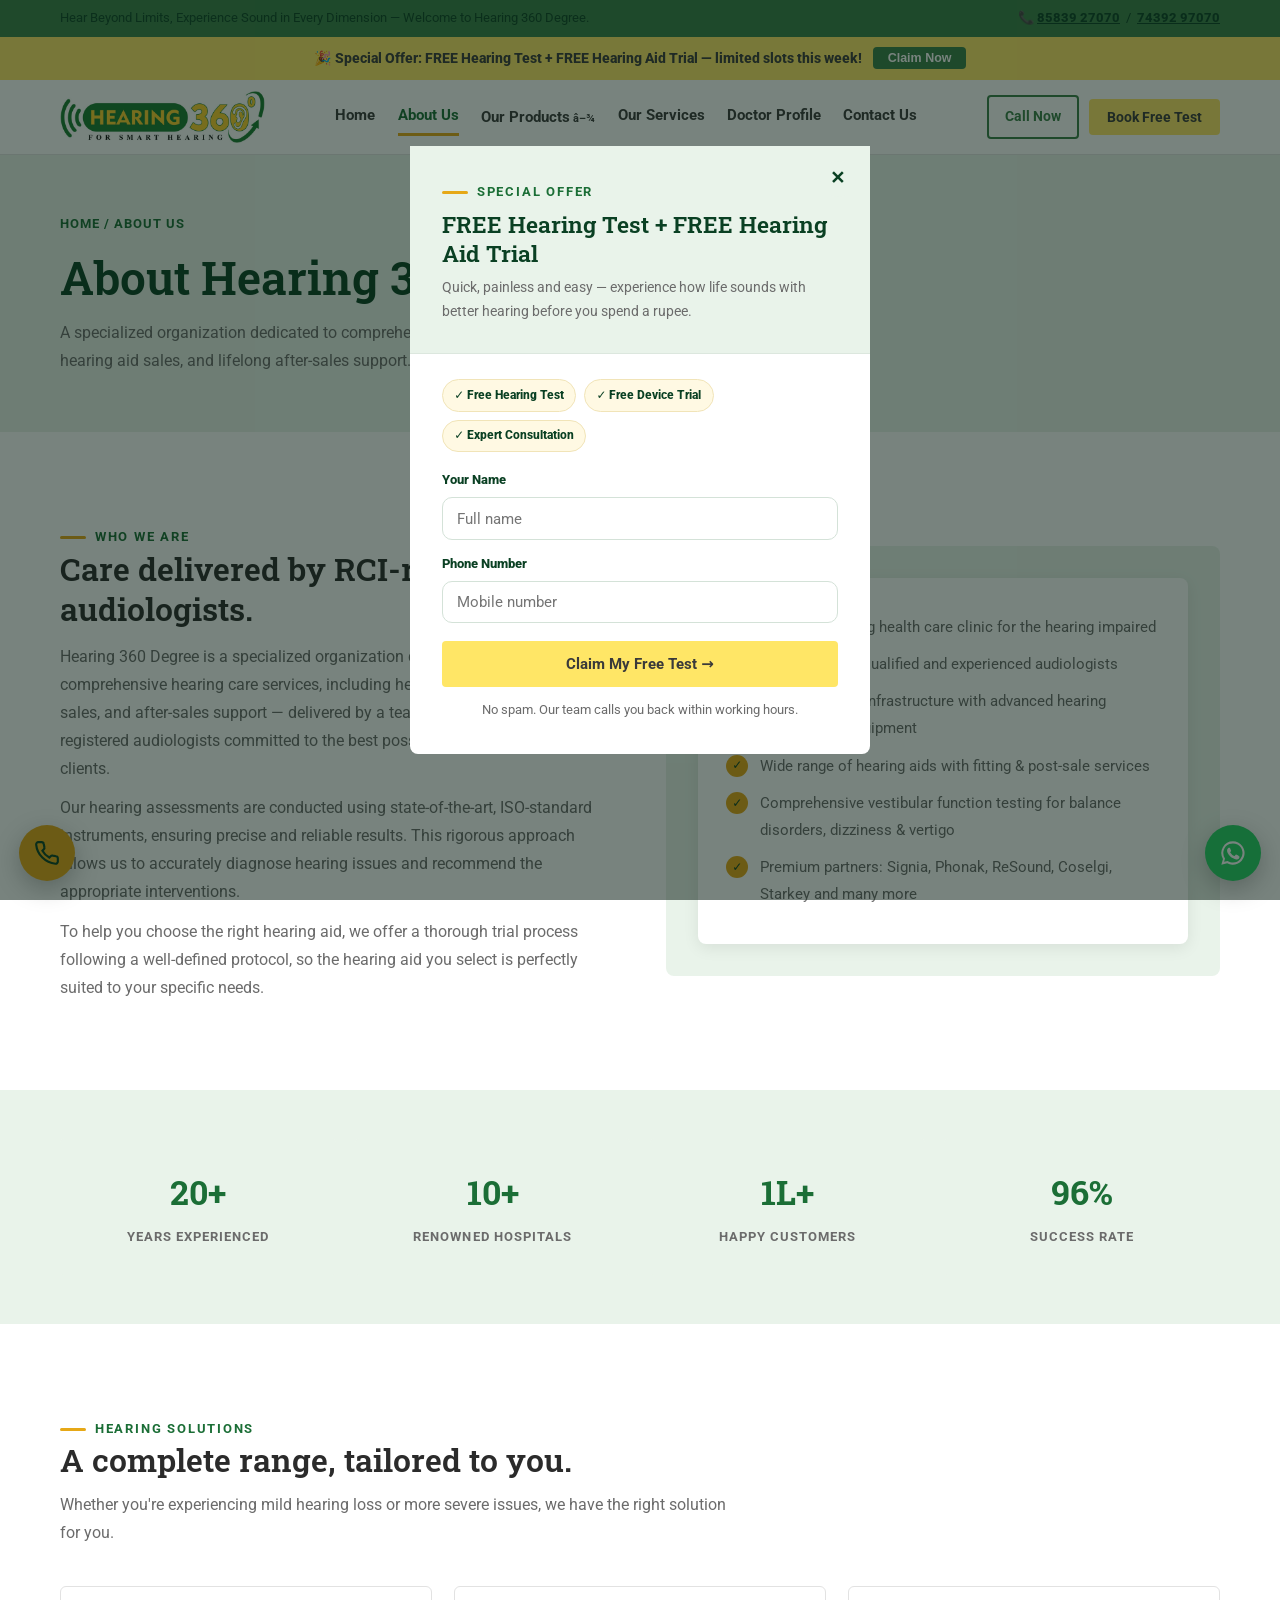
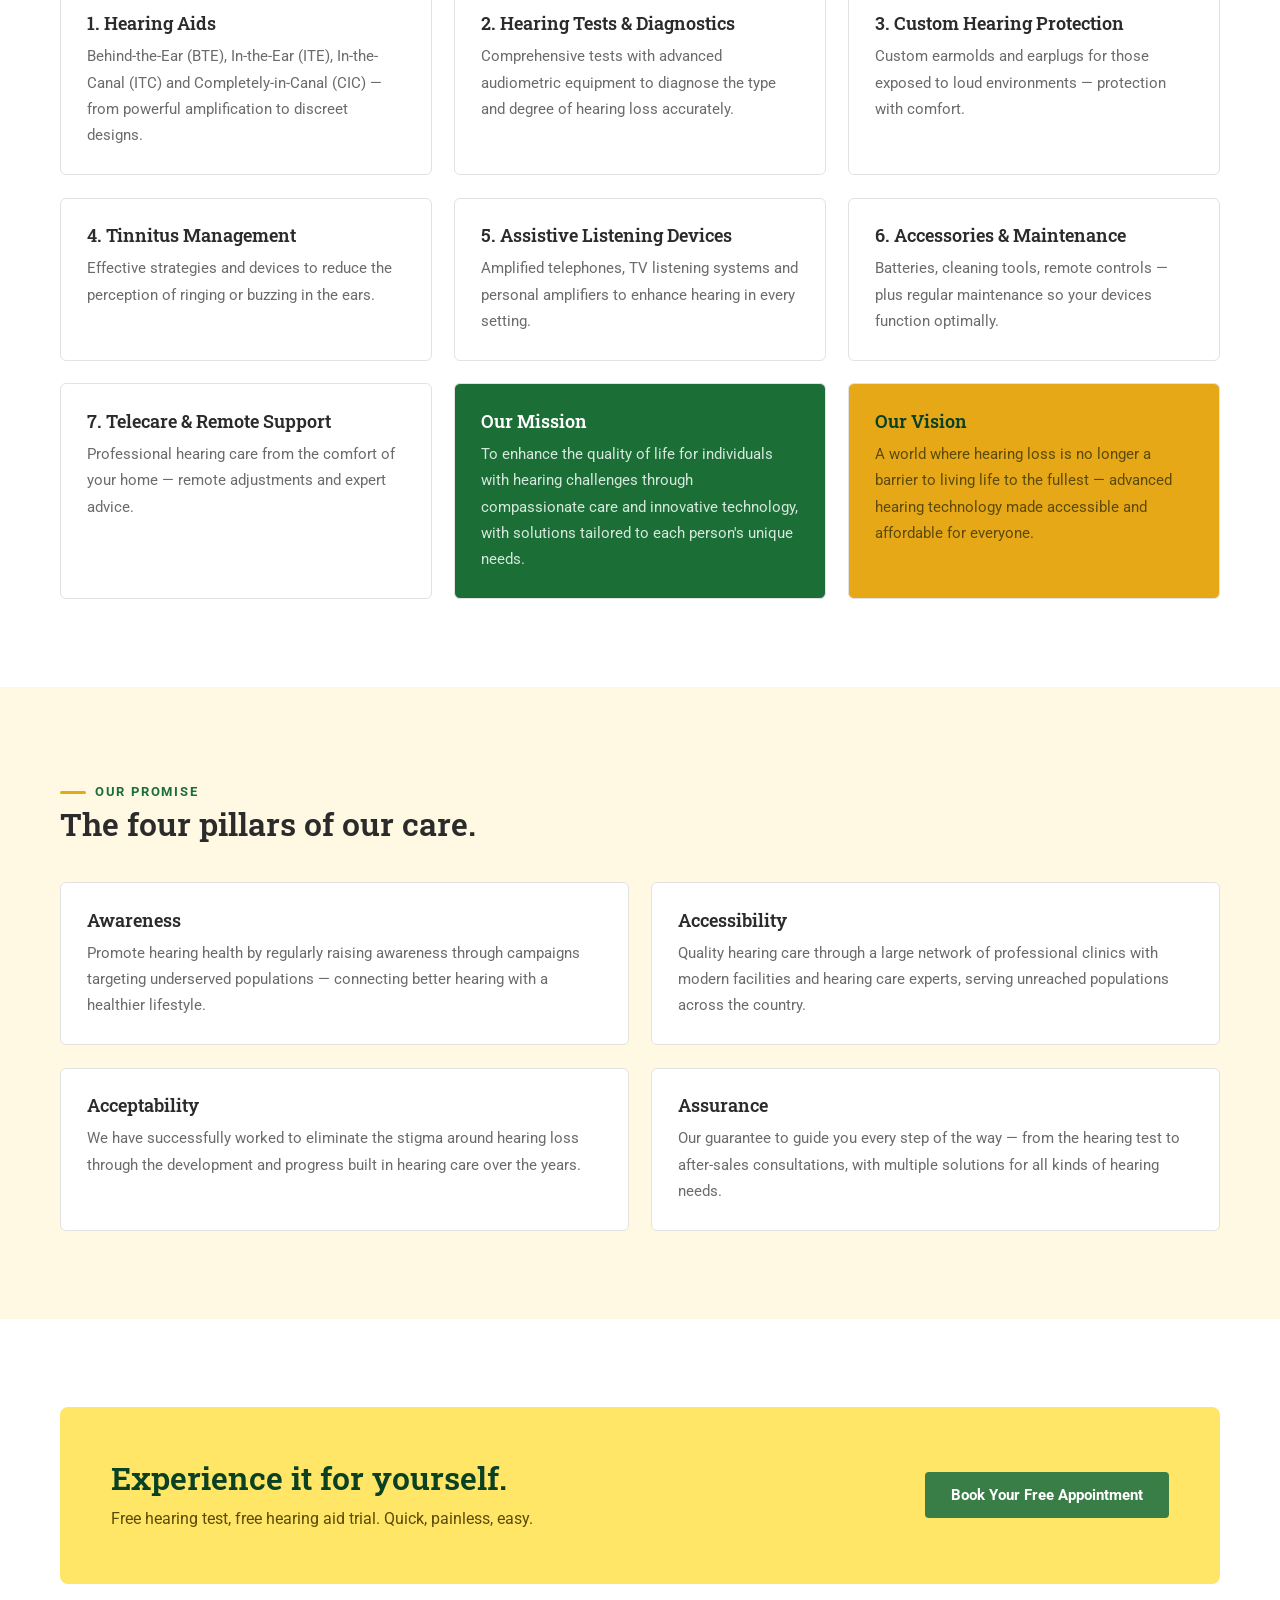
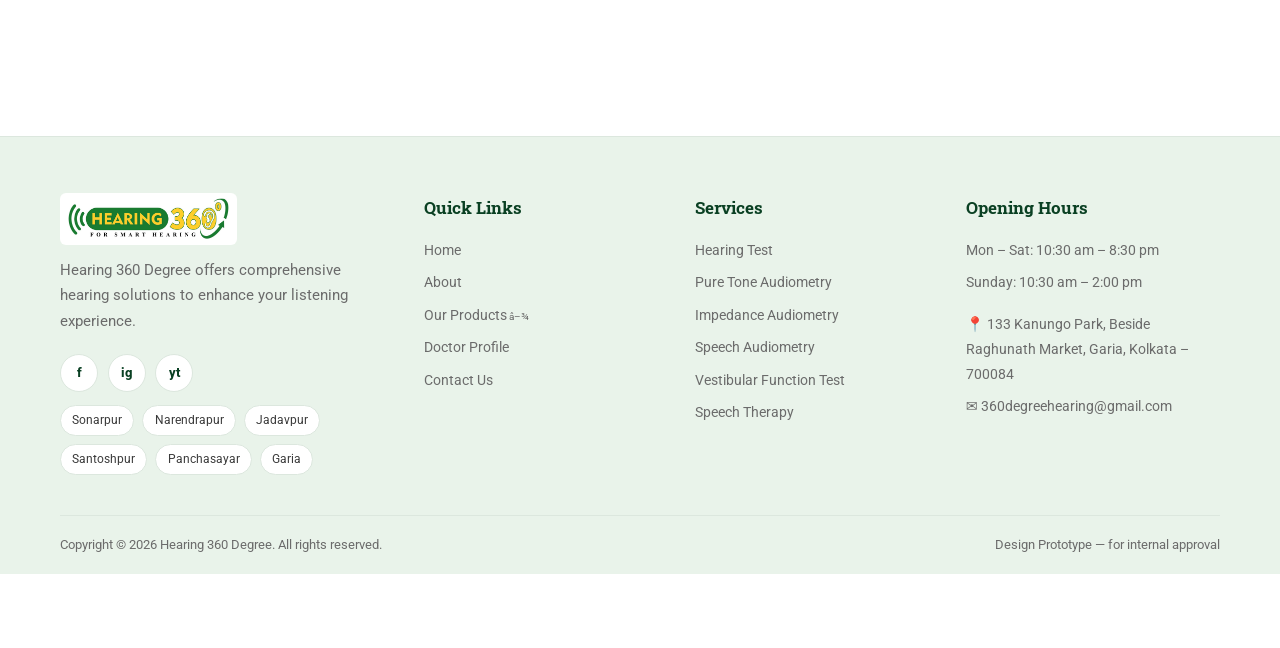
<file: about.html>
<!DOCTYPE html>
<html lang="en">
<head>
<meta charset="UTF-8">
<meta name="viewport" content="width=device-width, initial-scale=1.0">
<title>About Us — Hearing 360 Degree</title>
<meta name="description" content="About Hearing 360 Degree — comprehensive hearing care in Kolkata by RCI-registered audiologists.">
<link rel="preconnect" href="https://fonts.googleapis.com">
<link href="https://fonts.googleapis.com/css2?family=Roboto+Slab:wght@500;600;700&family=Roboto:wght@400;500;700;900&display=swap" rel="stylesheet">
<link rel="stylesheet" href="css/style.css">
</head>
<body>
<!-- Top bar -->
<div class="topbar">
  <div class="container">
    <span class="tag">Hear Beyond Limits, Experience Sound in Every Dimension — Welcome to Hearing 360 Degree.</span>
    <span>📞 <a href="tel:+918583927070">85839 27070</a> &nbsp;/&nbsp; <a href="tel:+917439297070">74392 97070</a></span>
  </div>
</div>


<div class="offer-ribbon"><span class="offer-text">🎉 Special Offer: FREE Hearing Test + FREE Hearing Aid Trial — limited slots this week!</span><button data-open-offer>Claim Now</button></div>
<!-- Header -->
<header class="header">
  <div class="container">
    <a class="brand" href="index.html" aria-label="Hearing 360 Degree">
      <img class="logo-img" src="images/logo.png" alt="Hearing 360 Degree — For Smart Hearing" width="200" height="56" loading="eager">
    </a>
    <nav class="nav" aria-label="Main">
      <a href="index.html">Home</a>
      <a href="about.html" class="active">About Us</a>
      <div class="dropdown">
        <a href="products.html">Our Products</a>
        <div class="drop-menu">
          <a href="products.html?company=Signia">Signia</a>
          <a href="products.html?company=Phonak">Phonak</a>
          <a href="products.html?company=ReSound">ReSound</a>
          <a href="products.html?company=Starkey">Starkey</a>
          <a href="products.html?company=Coselgi">Coselgi</a>
          <a href="products.html?company=Accessories">Accessories</a>
          <a class="all" href="products.html">View All Products →</a>
        </div>
      </div>
      <a href="services.html">Our Services</a>
      <a href="doctor.html">Doctor Profile</a>
      <a href="contact.html">Contact Us</a>
    </nav>
    <div class="header-cta">
      <a class="btn btn-outline btn-sm" href="tel:+918583927070">Call Now</a>
      <button class="btn btn-yellow btn-sm" data-inquiry="Free Hearing Test">Book Free Test</button>
      <button class="nav-toggle" aria-label="Menu" aria-expanded="false"><span></span><span></span><span></span></button>
    </div>
  </div>
</header>



<section class="page-hero">
  <div class="container">
    <div class="crumbs">Home / About Us</div>
    <h1>About Hearing 360 Degree</h1>
    <p>A specialized organization dedicated to comprehensive hearing care — hearing tests, hearing aid sales, and lifelong after-sales support.</p>
  </div>
</section>

<section class="section">
  <div class="container split">
    <div class="reveal">
      <span class="eyebrow">Who We Are</span>
      <h2>Care delivered by RCI-registered audiologists.</h2>
      <p style="color:var(--ink-soft);margin-top:.9rem">Hearing 360 Degree is a specialized organization dedicated to providing comprehensive hearing care services, including hearing tests, hearing aid sales, and after-sales support — delivered by a team of highly qualified, RCI-registered audiologists committed to the best possible outcomes for our clients.</p>
      <p style="color:var(--ink-soft);margin-top:.7rem">Our hearing assessments are conducted using state-of-the-art, ISO-standard instruments, ensuring precise and reliable results. This rigorous approach allows us to accurately diagnose hearing issues and recommend the appropriate interventions.</p>
      <p style="color:var(--ink-soft);margin-top:.7rem">To help you choose the right hearing aid, we offer a thorough trial process following a well-defined protocol, so the hearing aid you select is perfectly suited to your specific needs.</p>
    </div>
    <div class="visual reveal">
      <ul class="checklist" style="background:#fff;border-radius:8px;padding:1.6rem 1.8rem;box-shadow:var(--shadow);width:100%">
        <li>A leading hearing health care clinic for the hearing impaired</li>
        <li>Team of highly qualified and experienced audiologists</li>
        <li>State-of-the-art infrastructure with advanced hearing assessment equipment</li>
        <li>Wide range of hearing aids with fitting &amp; post-sale services</li>
        <li>Comprehensive vestibular function testing for balance disorders, dizziness &amp; vertigo</li>
        <li>Premium partners: Signia, Phonak, ReSound, Coselgi, Starkey and many more</li>
      </ul>
    </div>
  </div>
</section>

<section class="section" style="background:var(--green-100);padding-top:3rem;padding-bottom:3rem">
  <div class="container stats">
    <div class="stat reveal"><b>20+</b><span>Years Experienced</span></div>
    <div class="stat reveal"><b>10+</b><span>Renowned Hospitals</span></div>
    <div class="stat reveal"><b>1L+</b><span>Happy Customers</span></div>
    <div class="stat reveal"><b>96%</b><span>Success Rate</span></div>
  </div>
</section>

<section class="section">
  <div class="container">
    <div class="section-head reveal">
      <span class="eyebrow">Hearing Solutions</span>
      <h2>A complete range, tailored to you.</h2>
      <p>Whether you're experiencing mild hearing loss or more severe issues, we have the right solution for you.</p>
    </div>
    <div class="grid-3">
      <div class="card reveal"><h3>1. Hearing Aids</h3><p>Behind-the-Ear (BTE), In-the-Ear (ITE), In-the-Canal (ITC) and Completely-in-Canal (CIC) — from powerful amplification to discreet designs.</p></div>
      <div class="card reveal"><h3>2. Hearing Tests &amp; Diagnostics</h3><p>Comprehensive tests with advanced audiometric equipment to diagnose the type and degree of hearing loss accurately.</p></div>
      <div class="card reveal"><h3>3. Custom Hearing Protection</h3><p>Custom earmolds and earplugs for those exposed to loud environments — protection with comfort.</p></div>
      <div class="card reveal"><h3>4. Tinnitus Management</h3><p>Effective strategies and devices to reduce the perception of ringing or buzzing in the ears.</p></div>
      <div class="card reveal"><h3>5. Assistive Listening Devices</h3><p>Amplified telephones, TV listening systems and personal amplifiers to enhance hearing in every setting.</p></div>
      <div class="card reveal"><h3>6. Accessories &amp; Maintenance</h3><p>Batteries, cleaning tools, remote controls — plus regular maintenance so your devices function optimally.</p></div>
      <div class="card reveal"><h3>7. Telecare &amp; Remote Support</h3><p>Professional hearing care from the comfort of your home — remote adjustments and expert advice.</p></div>
      <div class="card reveal" style="background:var(--green-700);color:#fff"><h3 style="color:#fff">Our Mission</h3><p style="color:#D6E8DD">To enhance the quality of life for individuals with hearing challenges through compassionate care and innovative technology, with solutions tailored to each person's unique needs.</p></div>
      <div class="card reveal" style="background:var(--yellow-500)"><h3 style="color:var(--green-900)">Our Vision</h3><p style="color:#5c4a08">A world where hearing loss is no longer a barrier to living life to the fullest — advanced hearing technology made accessible and affordable for everyone.</p></div>
    </div>
  </div>
</section>

<section class="section" style="background:var(--yellow-050)">
  <div class="container">
    <div class="section-head reveal">
      <span class="eyebrow">Our Promise</span>
      <h2>The four pillars of our care.</h2>
    </div>
    <div class="grid-2">
      <div class="card reveal"><h3>Awareness</h3><p>Promote hearing health by regularly raising awareness through campaigns targeting underserved populations — connecting better hearing with a healthier lifestyle.</p></div>
      <div class="card reveal"><h3>Accessibility</h3><p>Quality hearing care through a large network of professional clinics with modern facilities and hearing care experts, serving unreached populations across the country.</p></div>
      <div class="card reveal"><h3>Acceptability</h3><p>We have successfully worked to eliminate the stigma around hearing loss through the development and progress built in hearing care over the years.</p></div>
      <div class="card reveal"><h3>Assurance</h3><p>Our guarantee to guide you every step of the way — from the hearing test to after-sales consultations, with multiple solutions for all kinds of hearing needs.</p></div>
    </div>
  </div>
</section>

<section class="section">
  <div class="container">
    <div class="cta-band reveal">
      <div><h2>Experience it for yourself.</h2><p>Free hearing test, free hearing aid trial. Quick, painless, easy.</p></div>
      <button class="btn btn-primary" data-inquiry="Free Hearing Test">Book Your Free Appointment</button>
    </div>
  </div>
</section>


<!-- Footer -->
<footer class="footer">
  <div class="container footer-top">
    <div>
      <img class="footer-logo" src="images/logo.png" alt="Hearing 360 Degree — For Smart Hearing" width="180" height="50" loading="lazy">
      <p class="about-txt">Hearing 360 Degree offers comprehensive hearing solutions to enhance your listening experience.</p>
      <div class="social">
        <a href="https://www.facebook.com/people/Hearing-360-Degree/61570909812845/" aria-label="Facebook">f</a>
        <a href="https://www.instagram.com/hearing360degree/" aria-label="Instagram">ig</a>
        <a href="https://www.youtube.com/@Hearing360Degree-kolkata" aria-label="YouTube">yt</a>
      </div>
      <div class="areas">
        <a href="#">Sonarpur</a><a href="#">Narendrapur</a><a href="#">Jadavpur</a><a href="#">Santoshpur</a><a href="#">Panchasayar</a><a href="#">Garia</a>
      </div>
    </div>
    <div>
      <h4>Quick Links</h4>
      <ul>
        <li><a href="index.html">Home</a></li>
        <li><a href="about.html">About</a></li>
        <li><div class="dropdown">
        <a href="products.html">Our Products</a>
        <div class="drop-menu">
          <a href="products.html?company=Signia">Signia</a>
          <a href="products.html?company=Phonak">Phonak</a>
          <a href="products.html?company=ReSound">ReSound</a>
          <a href="products.html?company=Starkey">Starkey</a>
          <a href="products.html?company=Coselgi">Coselgi</a>
          <a href="products.html?company=Accessories">Accessories</a>
          <a class="all" href="products.html">View All Products →</a>
        </div>
      </div></li>
        <li><a href="doctor.html">Doctor Profile</a></li>
        <li><a href="contact.html">Contact Us</a></li>
      </ul>
    </div>
    <div>
      <h4>Services</h4>
      <ul>
        <li><a href="services.html">Hearing Test</a></li>
        <li><a href="services.html">Pure Tone Audiometry</a></li>
        <li><a href="services.html">Impedance Audiometry</a></li>
        <li><a href="services.html">Speech Audiometry</a></li>
        <li><a href="services.html">Vestibular Function Test</a></li>
        <li><a href="services.html#speech">Speech Therapy</a></li>
      </ul>
    </div>
    <div>
      <h4>Opening Hours</h4>
      <ul>
        <li>Mon – Sat: 10:30 am – 8:30 pm</li>
        <li>Sunday: 10:30 am – 2:00 pm</li>
        <li style="margin-top:1rem">📍 133 Kanungo Park, Beside Raghunath Market, Garia, Kolkata – 700084</li>
        <li>✉️ <a href="mailto:360degreehearing@gmail.com">360degreehearing@gmail.com</a></li>
      </ul>
    </div>
  </div>
  <div class="container footer-bottom">
    <span>Copyright © 2026 Hearing 360 Degree. All rights reserved.</span>
    <span>Design Prototype — for internal approval</span>
  </div>
</footer>

<!-- Floating actions -->
<a class="float-wa" href="https://wa.me/918583927070" aria-label="WhatsApp us">
  <svg width="28" height="28" viewBox="0 0 24 24" fill="#fff"><path d="M12 2a10 10 0 00-8.6 15.1L2 22l5-1.3A10 10 0 1012 2zm0 18.2c-1.5 0-3-.4-4.3-1.2l-.3-.2-3 .8.8-2.9-.2-.3A8.2 8.2 0 1112 20.2zm4.5-6.1c-.2-.1-1.5-.7-1.7-.8-.2-.1-.4-.1-.5.1-.2.2-.6.8-.8 1-.1.2-.3.2-.5.1a6.7 6.7 0 01-3.3-2.9c-.3-.4 0-.5.2-.7l.4-.5c.1-.2.1-.3 0-.5l-.8-1.9c-.2-.5-.4-.4-.5-.4h-.5c-.2 0-.5.1-.7.3-.2.3-.9.9-.9 2.2s.9 2.6 1.1 2.7c.1.2 1.9 2.9 4.6 4 .6.3 1.1.4 1.5.6.6.2 1.2.2 1.6.1.5-.1 1.5-.6 1.7-1.2.2-.6.2-1.1.2-1.2-.1-.1-.2-.2-.5-.3z"/></svg>
</a>
<a class="float-call" href="tel:+918583927070" aria-label="Call now">
  <svg width="26" height="26" viewBox="0 0 24 24" fill="none" stroke="currentColor" stroke-width="2"><path d="M22 16.9v3a2 2 0 01-2.2 2A19.8 19.8 0 012 4.2 2 2 0 014 2h3a2 2 0 012 1.7l.6 3a2 2 0 01-.5 1.9l-1.3 1.3a16 16 0 006.3 6.3l1.3-1.3a2 2 0 011.9-.5l3 .6a2 2 0 011.7 2z"/></svg>
</a>

<!-- Inquiry Modal -->
<div class="modal" id="inquiryModal" role="dialog" aria-modal="true" aria-labelledby="inqTitle">
  <div class="modal-box">
    <button class="modal-close" aria-label="Close">✕</button>
    <h3 id="inqTitle">Drop an Inquiry</h3>
    <p class="sub">Fill in your details and our team will get back to you shortly. Your inquiry opens directly in WhatsApp.</p>
    <form id="inquiryForm">
      <input type="hidden" name="product" id="inqProduct">
      <div class="field" style="margin-bottom:.9rem"><label>Your Name</label><input name="name" required placeholder="Full name"></div>
      <div class="field" style="margin-bottom:.9rem"><label>Phone Number</label><input name="phone" type="tel" required placeholder="Mobile number"></div>
      <div class="field" style="margin-bottom:1.2rem"><label>Message</label><textarea name="message" rows="3" placeholder="Tell us what you need"></textarea></div>
      <button class="btn btn-primary" type="submit" style="width:100%">Send Inquiry via WhatsApp</button>
    </form>
  </div>
</div>


<!-- Sticky mobile CTA -->
<div class="mobile-cta">
  <a class="btn btn-yellow" href="tel:+918583927070">📞 Call Now</a>
  <button class="btn btn-primary" data-inquiry="Free Hearing Test">Book Free Test</button>
</div>

<!-- Auto Special Offer popup -->
<div class="modal popup-offer" id="offerPopup" role="dialog" aria-modal="true" aria-labelledby="offerTitle">
  <div class="modal-box">
    <button class="modal-close" aria-label="Close">✕</button>
    <div class="popup-head">
      <span class="burst"></span>
      <span class="eyebrow">Special Offer</span>
      <h3 id="offerTitle">FREE Hearing Test + FREE Hearing Aid Trial</h3>
      <p>Quick, painless and easy — experience how life sounds with better hearing before you spend a rupee.</p>
    </div>
    <div class="popup-body">
      <div class="popup-perks">
        <span>✓ Free Hearing Test</span><span>✓ Free Device Trial</span><span>✓ Expert Consultation</span>
      </div>
      <form id="offerForm">
        <div class="field" style="margin-bottom:.8rem"><label>Your Name</label><input name="name" required placeholder="Full name"></div>
        <div class="field" style="margin-bottom:1.1rem"><label>Phone Number</label><input name="phone" type="tel" required placeholder="Mobile number"></div>
        <button class="btn btn-yellow" type="submit" style="width:100%">Claim My Free Test →</button>
        <p class="form-note" style="text-align:center">No spam. Our team calls you back within working hours.</p>
      </form>
    </div>
  </div>
</div>

<script src="js/main.js"></script>
</body>
</html>
</file>
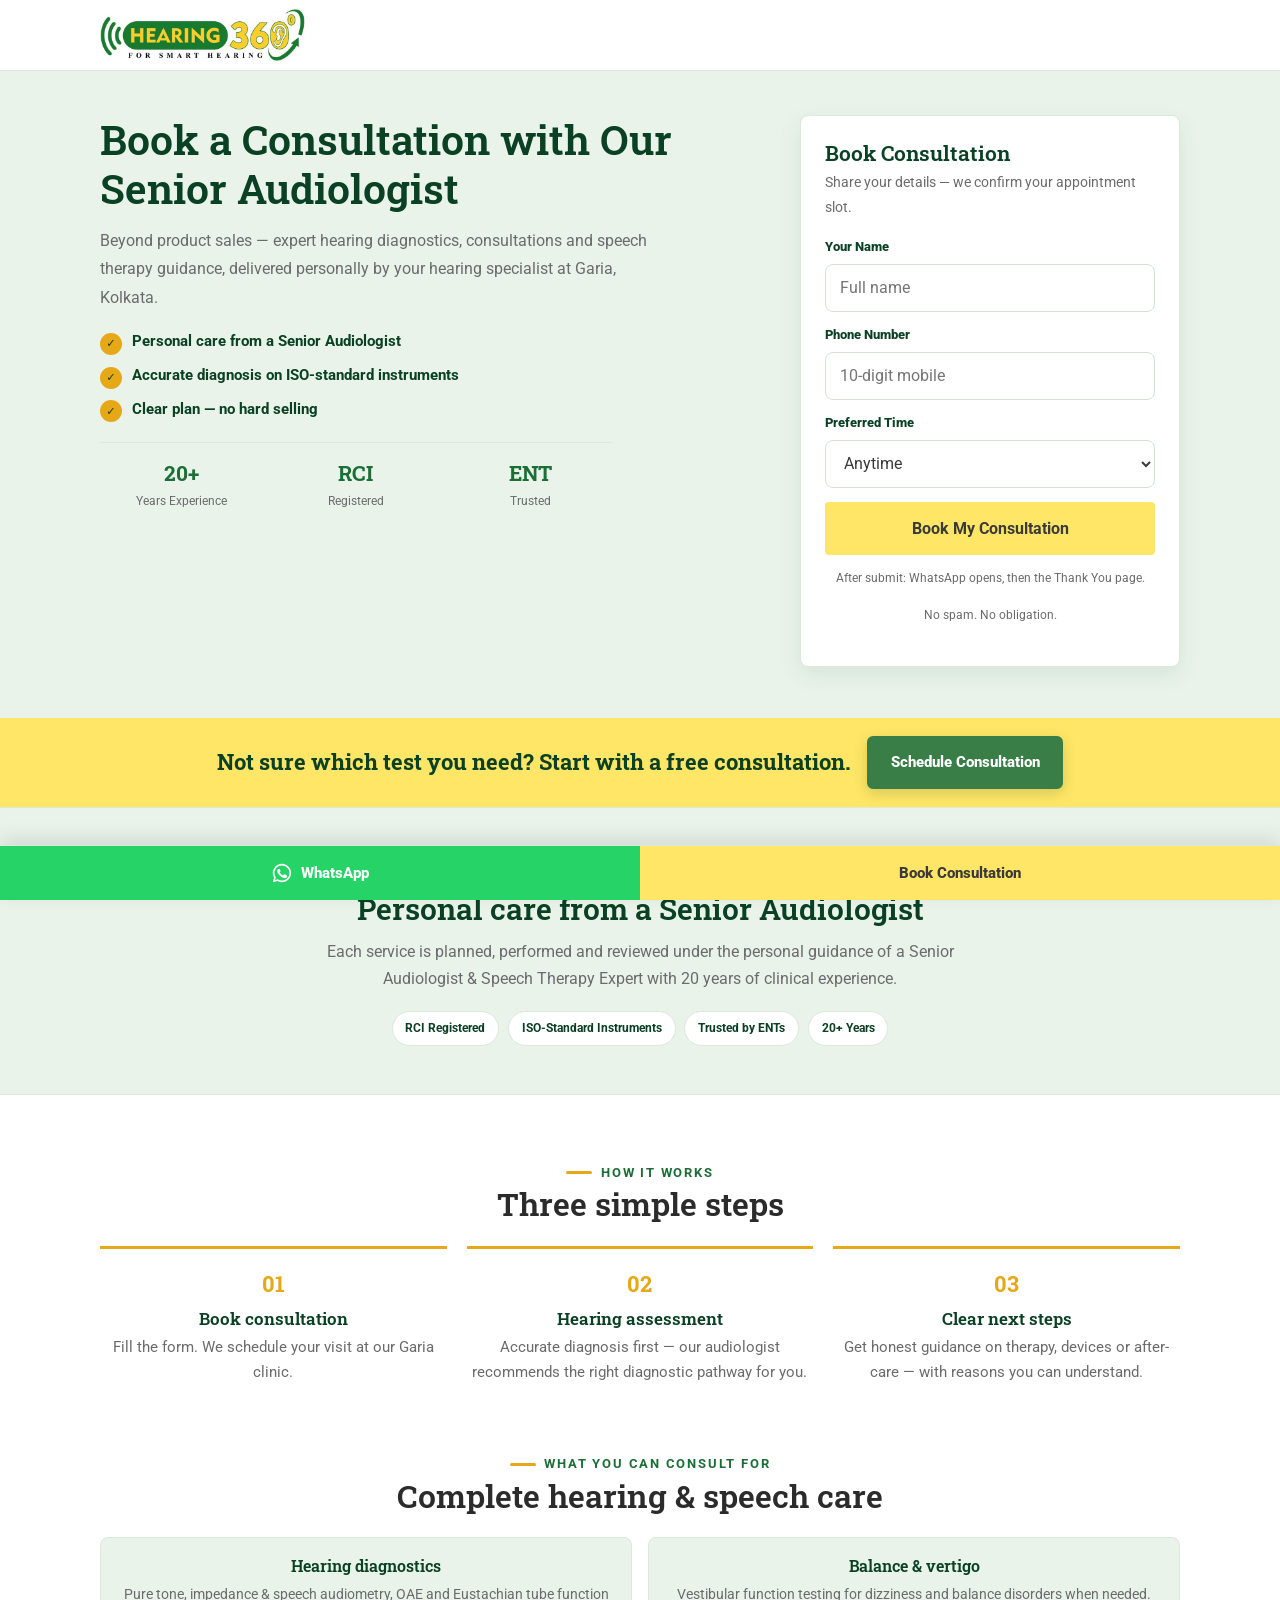
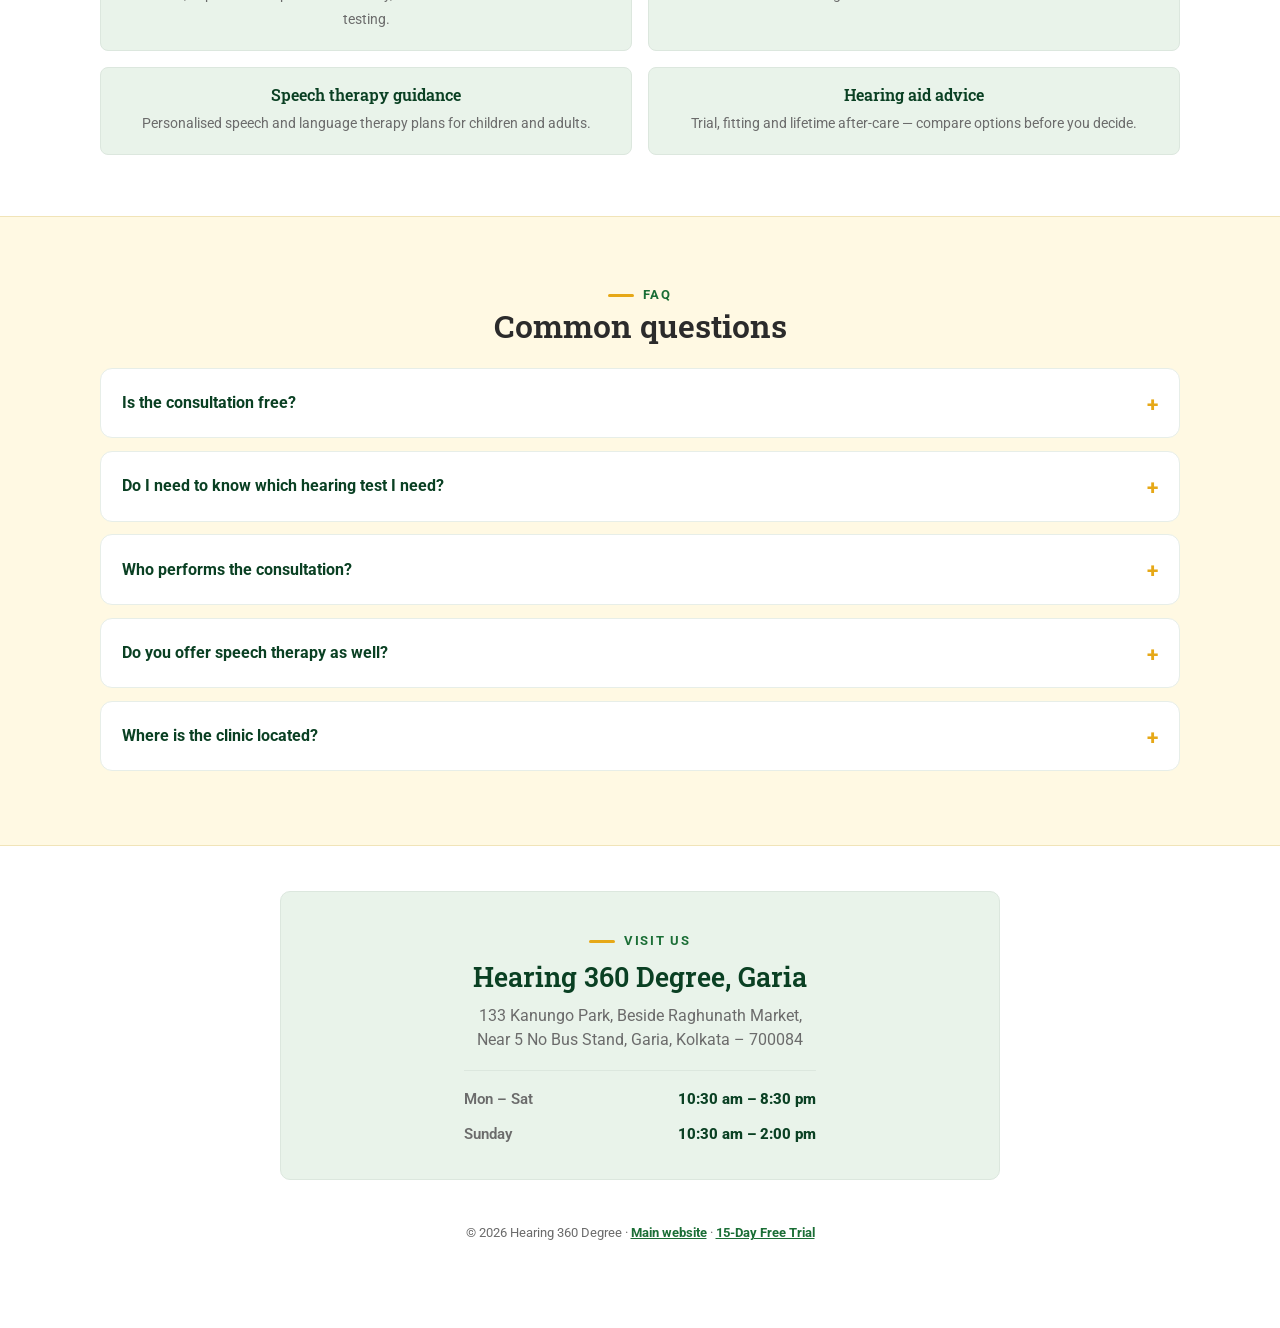
<file: book-consultation-standalone.html>
<!DOCTYPE html>
<html lang="en">
<head>
<meta charset="UTF-8">
<meta name="viewport" content="width=device-width, initial-scale=1.0">
<title>Book Hearing Consultation with Senior Audiologist | Hearing 360 Degree Kolkata</title>
<meta name="description" content="Book a consultation with an RCI-registered senior audiologist in Garia, Kolkata. Hearing diagnostics, speech therapy guidance and honest device advice — no pressure to buy.">
<meta name="robots" content="index, follow">
<link rel="preconnect" href="https://fonts.googleapis.com">
<link href="https://fonts.googleapis.com/css2?family=Roboto+Slab:wght@500;600;700&family=Roboto:wght@400;500;700;900&display=swap" rel="stylesheet">
<style>
:root{
  --green-900:#0A4023;
  --green-700:#1B6E36;
  --green-500:#397E47;
  --green-100:#E9F3EA;
  --yellow-500:#E6A817;
  --yellow-300:#FFE666;
  --yellow-050:#FFF9E3;
  --ink:#3A3A3A;
  --ink-soft:#6B6B6B;
  --paper:#ffffff;
  --font-display:"Roboto Slab",Georgia,serif;
  --font-body:"Roboto",system-ui,-apple-system,Segoe UI,sans-serif;
}
*{margin:0;padding:0;box-sizing:border-box}
html{scroll-behavior:smooth}
body{font-family:var(--font-body);color:var(--ink);background:var(--paper);line-height:1.75;font-size:16px}
img,svg{max-width:100%;display:block}
a{color:inherit;text-decoration:none}
ul,ol{list-style:none}
h1,h2,h3{font-family:var(--font-display);font-weight:600;line-height:1.25;color:#2B2B2B}
.eyebrow{display:inline-flex;align-items:center;gap:.55rem;font-size:.8rem;font-weight:700;letter-spacing:.14em;text-transform:uppercase;color:var(--green-700)}
.eyebrow::before{content:"";width:26px;height:3px;background:var(--yellow-500);border-radius:2px}
.btn{display:inline-flex;align-items:center;justify-content:center;gap:.5rem;font-family:var(--font-body);font-weight:700;font-size:.94rem;padding:.75rem 1.5rem;border-radius:4px;border:2px solid transparent;cursor:pointer;transition:background-color .15s,border-color .15s}
.btn-yellow{background:var(--yellow-300);color:#3A3A3A}
.btn-yellow:hover{background:var(--yellow-500);color:#fff}
.field label{display:block;font-size:.8rem;font-weight:800;color:var(--green-900);margin-bottom:.35rem}
.field input,.field select{width:100%;font-family:var(--font-body);font-size:.95rem;padding:.7rem .9rem;border:1.5px solid #D4E2D8;border-radius:10px;background:#fff;color:var(--ink)}
.field input:focus,.field select:focus{border-color:var(--green-500);outline:none}
.form-note{font-size:.8rem;color:var(--ink-soft);margin-top:.8rem}
.faq details{background:#fff;border:1px solid #E7EEE8;border-radius:12px;margin-bottom:.8rem;overflow:hidden}
.faq summary{cursor:pointer;font-weight:700;padding:1rem 1.3rem;color:var(--green-900);list-style:none;display:flex;justify-content:space-between;align-items:center;gap:.75rem}
.faq summary::after{content:"+";font-family:var(--font-display);font-size:1.3rem;color:var(--yellow-500)}
.faq details[open] summary::after{content:"–"}
.faq details p{padding:0 1.3rem 1.2rem;color:var(--ink-soft);font-size:.94rem}

/* ===== Landing page ===== */
.lp-page{background:#fff;overflow-x:hidden}
body.lp-page{padding-bottom:0}
.lp-wrap{width:min(1080px,92%);margin-inline:auto}
.lp-sticky{position:sticky;top:0;z-index:90;background:rgba(255,255,255,.97);border-bottom:1px solid #E2E2E2;backdrop-filter:blur(8px)}
.lp-sticky .lp-wrap{display:flex;align-items:center;padding:.55rem 0}
.lp-brand{display:inline-block;max-width:100%;margin:0}
.lp-brand img{width:auto;height:52px;max-width:min(220px,70vw);object-fit:contain;display:block;background:#fff;border-radius:6px}
.lp-center{text-align:center}
.lp-center .eyebrow{justify-content:center}
.lp-center p{margin-inline:auto}
.lp-hero{background:var(--green-100);padding:clamp(1.25rem,4vw,2.8rem) 0 clamp(1.8rem,5vw,3.2rem)}
.lp-hero-grid{display:grid;grid-template-columns:1fr minmax(280px,380px);gap:clamp(1.25rem,3vw,2.5rem);align-items:start}
.lp-copy h1{color:var(--green-900);font-size:clamp(1.55rem,5vw,2.55rem);line-height:1.2;margin:0;overflow-wrap:anywhere}
.lp-lead{color:var(--ink-soft);margin:.85rem 0 1.15rem;font-size:clamp(.95rem,2.8vw,1.02rem);max-width:36rem}
.lp-checklist{display:grid;gap:.65rem;margin:0 0 1.25rem;padding:0}
.lp-checklist li{display:flex;align-items:flex-start;gap:.65rem;font-weight:700;color:var(--green-900);font-size:clamp(.88rem,2.6vw,.94rem);line-height:1.4}
.lp-checklist li::before{content:"✓";flex:none;width:22px;height:22px;border-radius:50%;background:var(--yellow-500);color:var(--green-900);font-weight:800;font-size:.7rem;display:grid;place-items:center;margin-top:.1rem}
.lp-trust{display:grid;grid-template-columns:repeat(3,minmax(0,1fr));gap:.75rem;border-top:1px solid #DCE7DE;padding-top:1.15rem;max-width:32rem;text-align:center}
.lp-trust b{display:block;font-family:var(--font-display);font-size:clamp(1.1rem,3.5vw,1.3rem);color:var(--green-700);line-height:1.15}
.lp-trust span{font-size:clamp(.68rem,2.2vw,.78rem);color:var(--ink-soft);line-height:1.3}
.lp-form{background:#fff;padding:clamp(1.15rem,3vw,1.5rem);border:1px solid #DCE7DE;border-radius:8px;box-shadow:0 8px 24px rgba(10,64,35,.08);width:100%;min-width:0;scroll-margin-top:5.5rem}
.lp-form h2{color:var(--green-900);font-size:clamp(1.15rem,3.5vw,1.3rem);margin:0 0 .25rem}
.lp-form > p{color:var(--ink-soft);font-size:.88rem;margin:0 0 1rem}
.lp-form .field{margin-bottom:.75rem}
.lp-form .field input,.lp-form .field select{font-size:16px;min-height:48px;border-radius:8px}
.lp-form .btn{width:100%;margin-top:.15rem;padding:.95rem 1rem;font-size:1rem;white-space:normal;min-height:50px}
.lp-form .form-note{margin-top:.7rem;font-size:.78rem;color:var(--ink-soft);text-align:center}
.lp-form #consultFormOk{color:var(--green-700);font-weight:700}
.lp-stripe{background:var(--yellow-300);color:var(--green-900);padding:1.1rem 0}
.lp-stripe-inner{display:flex;align-items:center;justify-content:center;gap:1rem;flex-wrap:wrap;text-align:center}
.lp-stripe p{margin:0;font-family:var(--font-display);font-weight:700;font-size:clamp(1rem,3.2vw,1.35rem);line-height:1.3}
.lp-stripe-btn{background:var(--green-500);color:#fff;border:2px solid var(--green-500);border-radius:6px;font-weight:800;font-size:.95rem;box-shadow:0 4px 14px rgba(10,64,35,.18);white-space:normal;text-align:center;min-height:46px;padding:.7rem 1.35rem}
.lp-stripe-btn:hover{background:var(--green-900);border-color:var(--green-900);color:#fff}
.lp-doctor-band{background:var(--green-100);padding:clamp(1.8rem,5vw,3rem) 0;border-block:1px solid #DCE7DE}
.lp-doctor-inner{max-width:720px;margin-inline:auto}
.lp-doctor-copy h2{color:var(--green-900);margin:.35rem 0 .7rem;font-size:clamp(1.25rem,4vw,1.85rem)}
.lp-doctor-copy > p{color:var(--ink-soft);margin:0 auto 1.1rem;max-width:40rem;font-size:.98rem}
.lp-doctor-badges{display:flex;flex-wrap:wrap;gap:.55rem;justify-content:center}
.lp-doctor-badges span{background:#fff;border:1px solid #DCE7DE;color:var(--green-900);font-size:.78rem;font-weight:700;padding:.35rem .8rem;border-radius:999px}
.lp-steps,.lp-why,.lp-faq,.lp-clinic{padding:clamp(1.8rem,5vw,3.8rem) 0}
.lp-steps{background:#fff}
.lp-why{background:#fff;padding-top:0}
.lp-wrap .section-head{margin-bottom:1.35rem;max-width:none}
.lp-wrap .section-head h2{font-size:clamp(1.25rem,4vw,2rem)}
.lp-step-list{display:grid;grid-template-columns:repeat(3,1fr);gap:1.25rem;text-align:center}
.lp-step-list li{border-top:3px solid var(--yellow-500);padding-top:1rem;min-width:0}
.lp-step-num{display:block;font-family:var(--font-display);font-size:1.35rem;font-weight:700;color:var(--yellow-500);margin-bottom:.35rem}
.lp-step-list h3{margin:0 0 .35rem;color:var(--green-900);font-size:1.05rem}
.lp-step-list p{color:var(--ink-soft);font-size:.92rem;margin:0 auto;max-width:22rem}
.lp-why-list{display:grid;grid-template-columns:1fr 1fr;gap:1rem;text-align:center}
.lp-why-list li{padding:1.1rem 1.15rem;background:var(--green-100);border:1px solid #DCE7DE;border-radius:8px;min-width:0}
.lp-why-list h3{margin:0 0 .35rem;color:var(--green-900);font-size:1.02rem}
.lp-why-list p{color:var(--ink-soft);font-size:.9rem;margin:0}
.lp-faq{background:var(--yellow-050);border-block:1px solid #F1E4B8}
.lp-clinic{padding-top:clamp(1.6rem,4vw,2.8rem);padding-bottom:clamp(1.4rem,4vw,2.6rem)}
.lp-clinic-inner{padding:clamp(1.4rem,3.5vw,2rem) clamp(1.2rem,4vw,2.2rem);background:var(--green-100);border:1px solid #DCE7DE;border-radius:10px;max-width:720px;margin-inline:auto}
.lp-clinic-inner .eyebrow{justify-content:center}
.lp-clinic h2{margin:.4rem 0 .7rem;color:var(--green-900);font-size:clamp(1.25rem,4vw,1.7rem);line-height:1.25}
.lp-address{color:var(--ink-soft);margin:0 auto;max-width:34rem;font-size:clamp(.9rem,2.6vw,.98rem);line-height:1.55}
.lp-hours-list{list-style:none;margin:1.1rem auto 0;padding:1rem 0 0;border-top:1px solid #DCE7DE;display:grid;gap:.55rem;max-width:22rem}
.lp-hours-list li{display:flex;justify-content:space-between;align-items:center;gap:1rem;font-size:.92rem}
.lp-hours-list span{color:var(--ink-soft);font-weight:600}
.lp-hours-list b{color:var(--green-900);font-weight:800;text-align:right}
.lp-legal{text-align:center;font-size:.8rem;color:var(--ink-soft);padding:0 1rem calc(5.2rem + env(safe-area-inset-bottom));margin:0}
.lp-legal a{color:var(--green-700);font-weight:700;text-decoration:underline}
.lp-footer-cta{position:fixed;left:0;right:0;bottom:0;z-index:95;display:grid;grid-template-columns:1fr 1fr;background:#fff;border-top:1px solid #DCE7DE;box-shadow:0 -6px 20px rgba(0,0,0,.1);padding:0 0 env(safe-area-inset-bottom)}
.lp-footer-cta a{display:flex;align-items:center;justify-content:center;gap:.45rem;min-height:54px;font-weight:800;font-size:.95rem;text-align:center;padding:.75rem .5rem}
.lp-footer-wa{background:#25D366;color:#fff}
.lp-footer-wa:hover{background:#1ebe57;color:#fff}
.lp-footer-book{background:var(--yellow-300);color:#3A3A3A}
.lp-footer-book:hover{background:var(--yellow-500);color:#fff}

@media (max-width:900px){
  .lp-sticky .lp-wrap{justify-content:center}
  .lp-hero-grid{grid-template-columns:1fr;gap:1.35rem}
  .lp-form{max-width:none;order:-1}
  .lp-copy{order:1;text-align:center}
  .lp-lead{margin-inline:auto}
  .lp-checklist{justify-items:center}
  .lp-checklist li{text-align:left;max-width:22rem;width:100%}
  .lp-trust{max-width:none;width:100%;margin-inline:auto}
  .lp-step-list,.lp-why-list{grid-template-columns:1fr}
  .lp-stripe-inner{flex-direction:column;gap:.85rem}
  .lp-stripe-btn{width:100%;max-width:320px;min-height:50px;font-size:1rem}
  .lp-doctor-inner{width:92%}
}
@media (max-width:680px){
  body.lp-page{padding-bottom:calc(3.8rem + env(safe-area-inset-bottom))!important}
  .lp-wrap{width:min(1080px,94%)}
  .lp-sticky{box-shadow:0 2px 10px rgba(0,0,0,.06)}
  .lp-sticky .lp-wrap{padding:.5rem 0;justify-content:center}
  .lp-brand img{height:40px;max-width:min(150px,72vw)}
  .lp-hero{padding:1rem 0 1.35rem}
  .lp-copy h1{font-size:clamp(1.28rem,5.2vw,1.45rem);text-align:center;line-height:1.28}
  .lp-lead{margin:.65rem auto 1rem;font-size:.93rem;text-align:center}
  .lp-checklist{margin:0 auto 1.1rem}
  .lp-checklist li{font-size:.86rem;max-width:20.5rem}
  .lp-trust b{font-size:1.02rem}
  .lp-trust span{font-size:.64rem;display:block}
  .lp-form{padding:1.1rem .95rem;border-radius:10px;scroll-margin-top:4.2rem}
  .lp-form h2,.lp-form > p{text-align:center}
  .lp-stripe p{font-size:1.02rem;padding:0 .35rem}
  .lp-stripe-btn{max-width:100%;width:100%;min-height:50px}
  .lp-doctor-band{padding:1.45rem 0}
  .lp-doctor-copy h2{font-size:1.25rem}
  .lp-doctor-copy > p{font-size:.9rem}
  .lp-doctor-badges span{font-size:.7rem}
  .lp-steps,.lp-why,.lp-faq{padding:1.55rem 0}
  .lp-why{padding-top:0}
  .lp-clinic{padding:1.25rem 0 1.1rem}
  .lp-clinic-inner{padding:1.25rem 1rem}
  .lp-address{font-size:.9rem}
  .lp-hours-list{max-width:100%}
  .lp-hours-list li{font-size:.88rem}
  .lp-legal{padding:0 1rem calc(1.25rem + env(safe-area-inset-bottom));font-size:.74rem}
  .lp-footer-cta a{font-size:.84rem;min-height:52px;padding:.7rem .35rem}
  .lp-faq .faq summary{padding:.9rem .95rem;font-size:.9rem}
  .lp-faq .faq p{padding:0 .95rem 1rem;font-size:.88rem}
}
@media (max-width:380px){
  .lp-copy h1{font-size:1.22rem}
  .lp-trust b{font-size:.92rem}
  .lp-trust span{font-size:.58rem}
  .lp-footer-cta a{font-size:.76rem}
  .lp-footer-wa svg{width:18px;height:18px}
}
</style>
</head>
<body class="lp-page">

<header class="lp-sticky">
  <div class="lp-wrap">
    <a class="lp-brand" href="index.html" aria-label="Hearing 360 Degree">
      <img src="images/logo.jpeg" alt="Hearing 360 Degree — For Smart Hearing" width="220" height="62" loading="eager">
    </a>
  </div>
</header>

<section class="lp-hero">
  <div class="lp-wrap">
    <div class="lp-hero-grid">
      <div class="lp-copy">
        <h1>Book a Consultation with Our Senior Audiologist</h1>
        <p class="lp-lead">Beyond product sales — expert hearing diagnostics, consultations and speech therapy guidance, delivered personally by your hearing specialist at Garia, Kolkata.</p>
        <ul class="lp-checklist">
          <li>Personal care from a Senior Audiologist</li>
          <li>Accurate diagnosis on ISO-standard instruments</li>
          <li>Clear plan — no hard selling</li>
        </ul>
        <div class="lp-trust">
          <div><b>20+</b><span>Years Experience</span></div>
          <div><b>RCI</b><span>Registered</span></div>
          <div><b>ENT</b><span>Trusted</span></div>
        </div>
      </div>

      <form class="lp-form" id="consultForm" aria-labelledby="consultFormTitle">
        <h2 id="consultFormTitle">Book Consultation</h2>
        <p>Share your details — we confirm your appointment slot.</p>
        <div class="field">
          <label for="consultName">Your Name</label>
          <input id="consultName" name="name" required placeholder="Full name" autocomplete="name">
        </div>
        <div class="field">
          <label for="consultPhone">Phone Number</label>
          <input id="consultPhone" name="phone" type="tel" required placeholder="10-digit mobile" autocomplete="tel" inputmode="numeric" pattern="[0-9]{10}" maxlength="10" title="Enter 10-digit mobile number">
        </div>
        <div class="field">
          <label for="consultPref">Preferred Time</label>
          <select id="consultPref" name="preferred">
            <option value="Anytime">Anytime</option>
            <option value="Morning">Morning</option>
            <option value="Afternoon">Afternoon</option>
            <option value="Evening">Evening</option>
          </select>
        </div>
        <button class="btn btn-yellow" type="submit">Book My Consultation</button>
        <p class="form-note">After submit: WhatsApp opens, then the Thank You page.</p>
        <p class="form-note">No spam. No obligation.</p>
      </form>
    </div>
  </div>
</section>

<section class="lp-stripe">
  <div class="lp-wrap lp-stripe-inner">
    <p>Not sure which test you need? Start with a free consultation.</p>
    <a class="btn lp-stripe-btn" href="#consultForm">Schedule Consultation</a>
  </div>
</section>

<section class="lp-doctor-band">
  <div class="lp-wrap lp-doctor-inner">
    <div class="lp-doctor-copy lp-center">
      <span class="eyebrow">Every service, one expert</span>
      <h2>Personal care from a Senior Audiologist</h2>
      <p>Each service is planned, performed and reviewed under the personal guidance of a Senior Audiologist &amp; Speech Therapy Expert with 20 years of clinical experience.</p>
      <div class="lp-doctor-badges">
        <span>RCI Registered</span>
        <span>ISO-Standard Instruments</span>
        <span>Trusted by ENTs</span>
        <span>20+ Years</span>
      </div>
    </div>
  </div>
</section>

<section class="lp-steps">
  <div class="lp-wrap">
    <div class="section-head lp-center">
      <span class="eyebrow">How it works</span>
      <h2>Three simple steps</h2>
    </div>
    <ol class="lp-step-list">
      <li>
        <span class="lp-step-num">01</span>
        <h3>Book consultation</h3>
        <p>Fill the form. We schedule your visit at our Garia clinic.</p>
      </li>
      <li>
        <span class="lp-step-num">02</span>
        <h3>Hearing assessment</h3>
        <p>Accurate diagnosis first — our audiologist recommends the right diagnostic pathway for you.</p>
      </li>
      <li>
        <span class="lp-step-num">03</span>
        <h3>Clear next steps</h3>
        <p>Get honest guidance on therapy, devices or after-care — with reasons you can understand.</p>
      </li>
    </ol>
  </div>
</section>

<section class="lp-why">
  <div class="lp-wrap">
    <div class="section-head lp-center">
      <span class="eyebrow">What you can consult for</span>
      <h2>Complete hearing &amp; speech care</h2>
    </div>
    <ul class="lp-why-list">
      <li>
        <h3>Hearing diagnostics</h3>
        <p>Pure tone, impedance &amp; speech audiometry, OAE and Eustachian tube function testing.</p>
      </li>
      <li>
        <h3>Balance &amp; vertigo</h3>
        <p>Vestibular function testing for dizziness and balance disorders when needed.</p>
      </li>
      <li>
        <h3>Speech therapy guidance</h3>
        <p>Personalised speech and language therapy plans for children and adults.</p>
      </li>
      <li>
        <h3>Hearing aid advice</h3>
        <p>Trial, fitting and lifetime after-care — compare options before you decide.</p>
      </li>
    </ul>
  </div>
</section>

<section class="lp-faq">
  <div class="lp-wrap">
    <div class="section-head lp-center">
      <span class="eyebrow">FAQ</span>
      <h2>Common questions</h2>
    </div>
    <div class="faq">
      <details>
        <summary>Is the consultation free?</summary>
        <p>Yes. Start with a free consultation — our audiologist will recommend the right diagnostic pathway for you, with no obligation to purchase.</p>
      </details>
      <details>
        <summary>Do I need to know which hearing test I need?</summary>
        <p>No. If you are unsure, book a consultation first. Accurate diagnosis is the first step to better hearing.</p>
      </details>
      <details>
        <summary>Who performs the consultation?</summary>
        <p>A Senior Audiologist &amp; Speech Therapy Expert with 20 years of clinical experience. RCI-registered and trusted by ENTs.</p>
      </details>
      <details>
        <summary>Do you offer speech therapy as well?</summary>
        <p>Yes. Personalized speech and language therapy programs for children with speech delays and adults needing clarity, fluency and confidence.</p>
      </details>
      <details>
        <summary>Where is the clinic located?</summary>
        <p>133 Kanungo Park, Beside Raghunath Market, Near 5 No Bus Stand, Garia, Kolkata – 700084.</p>
      </details>
    </div>
  </div>
</section>

<section class="lp-clinic">
  <div class="lp-wrap">
    <div class="lp-clinic-inner lp-center">
      <span class="eyebrow">Visit us</span>
      <h2>Hearing 360 Degree, Garia</h2>
      <p class="lp-address">133 Kanungo Park, Beside Raghunath Market,<br>Near 5 No Bus Stand, Garia, Kolkata – 700084</p>
      <ul class="lp-hours-list">
        <li><span>Mon – Sat</span><b>10:30 am – 8:30 pm</b></li>
        <li><span>Sunday</span><b>10:30 am – 2:00 pm</b></li>
      </ul>
    </div>
  </div>
</section>

<p class="lp-legal">© 2026 Hearing 360 Degree · <a href="index.html">Main website</a> · <a href="free-trial.html">15-Day Free Trial</a></p>

<nav class="lp-footer-cta" aria-label="Quick actions">
  <a class="lp-footer-wa" href="https://wa.me/918583927070" target="_blank" rel="noopener">
    <svg width="22" height="22" viewBox="0 0 24 24" fill="currentColor" aria-hidden="true"><path d="M12 2a10 10 0 00-8.6 15.1L2 22l5-1.3A10 10 0 1012 2zm0 18.2c-1.5 0-3-.4-4.3-1.2l-.3-.2-3 .8.8-2.9-.2-.3A8.2 8.2 0 1112 20.2zm4.5-6.1c-.2-.1-1.5-.7-1.7-.8-.2-.1-.4-.1-.5.1-.2.2-.6.8-.8 1-.1.2-.3.2-.5.1a6.7 6.7 0 01-3.3-2.9c-.3-.4 0-.5.2-.7l.4-.5c.1-.2.1-.3 0-.5l-.8-1.9c-.2-.5-.4-.4-.5-.4h-.5c-.2 0-.5.1-.7.3-.2.3-.9.9-.9 2.2s.9 2.6 1.1 2.7c.1.2 1.9 2.9 4.6 4 .6.3 1.1.4 1.5.6.6.2 1.2.2 1.6.1.5-.1 1.5-.6 1.7-1.2.2-.6.2-1.1.2-1.2-.1-.1-.2-.2-.5-.3z"/></svg>
    WhatsApp
  </a>
  <a class="lp-footer-book" href="#consultForm">Book Consultation</a>
</nav>

<script>
const WA_NUMBER = "918583927070";
const consultForm = document.getElementById("consultForm");
if (consultForm) {
  consultForm.addEventListener("submit", e => {
    e.preventDefault();
    const f = e.target;
    const msg =
      "Book Hearing Consultation%0A" +
      "Landing page: book-consultation.html%0A" +
      "Name: " + encodeURIComponent(f.name.value) + "%0A" +
      "Phone: " + encodeURIComponent(f.phone.value) + "%0A" +
      "Preferred time: " + encodeURIComponent(f.preferred.value);
    window.open("https://wa.me/" + WA_NUMBER + "?text=" + msg, "_blank");
    f.reset();
    setTimeout(function () {
      window.location.href = "thank-you.html?from=consultation";
    }, 350);
  });
}
</script>
</body>
</html>
</file>
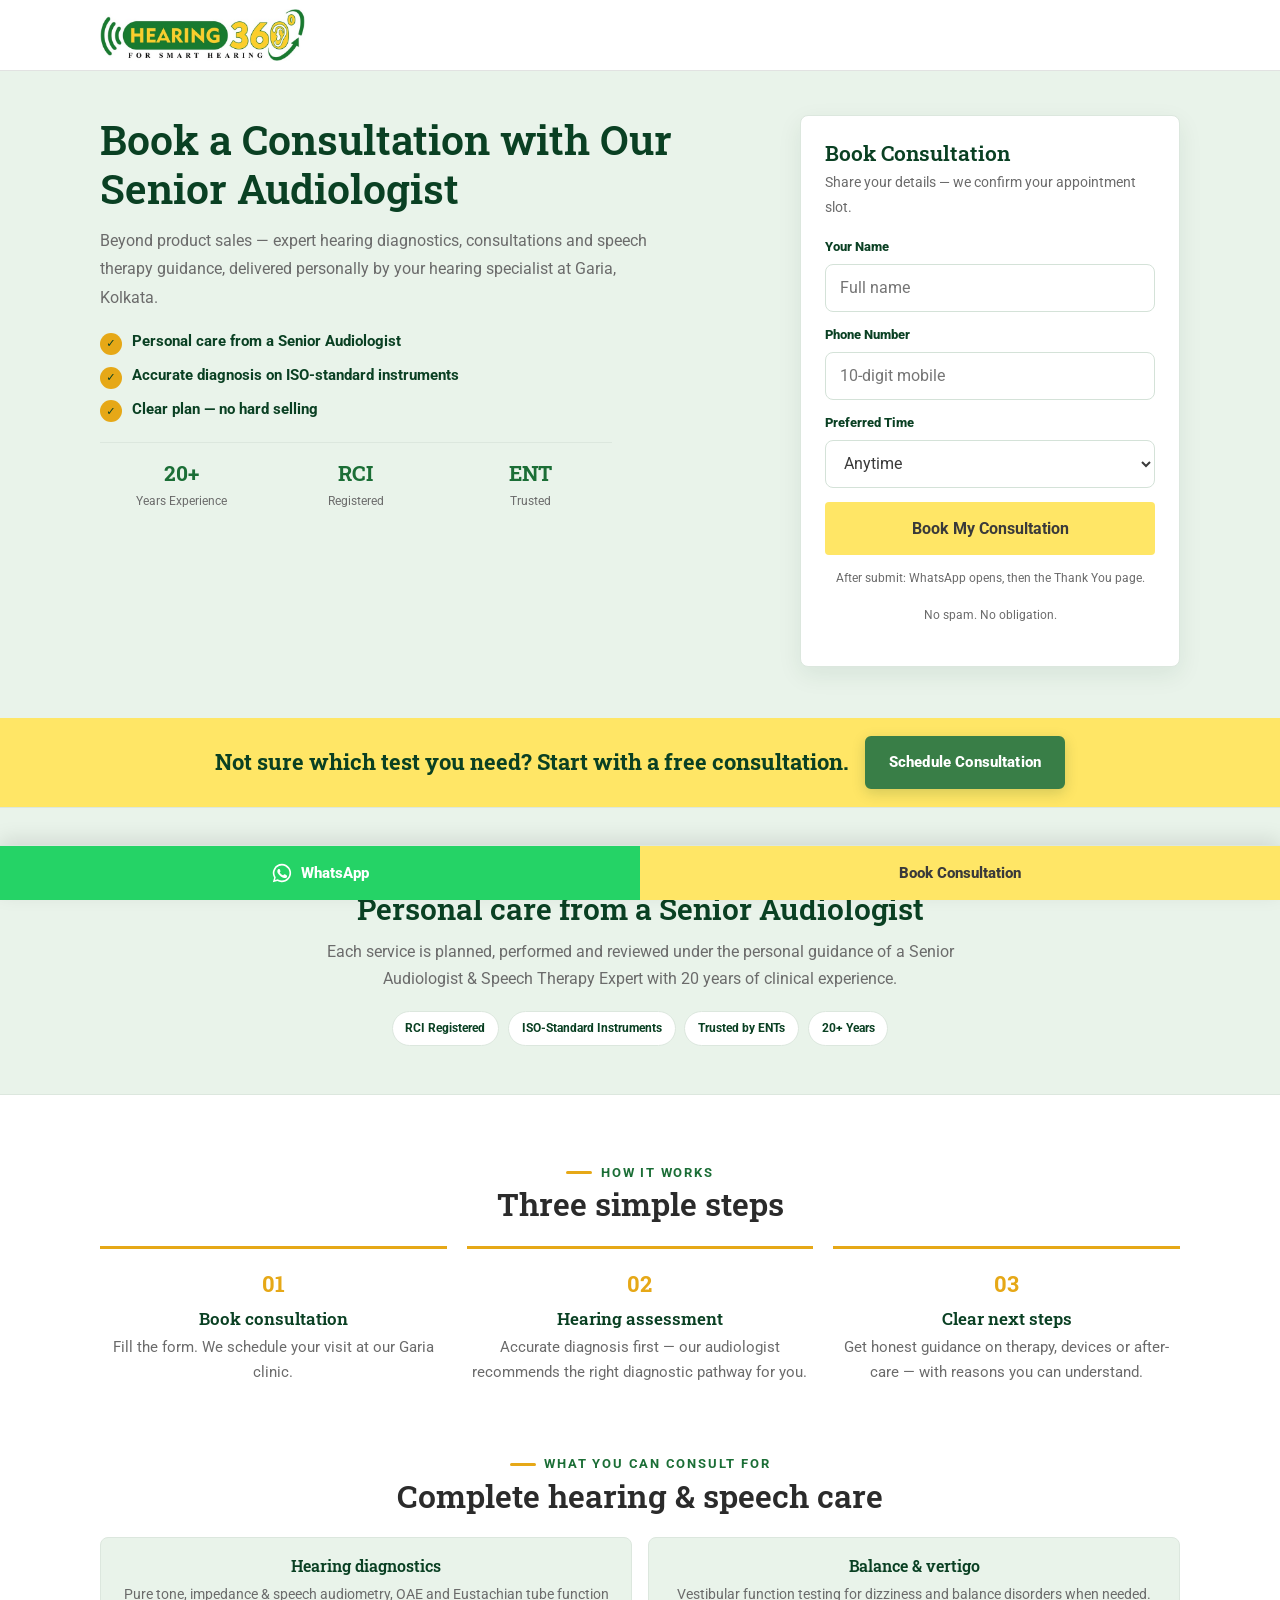
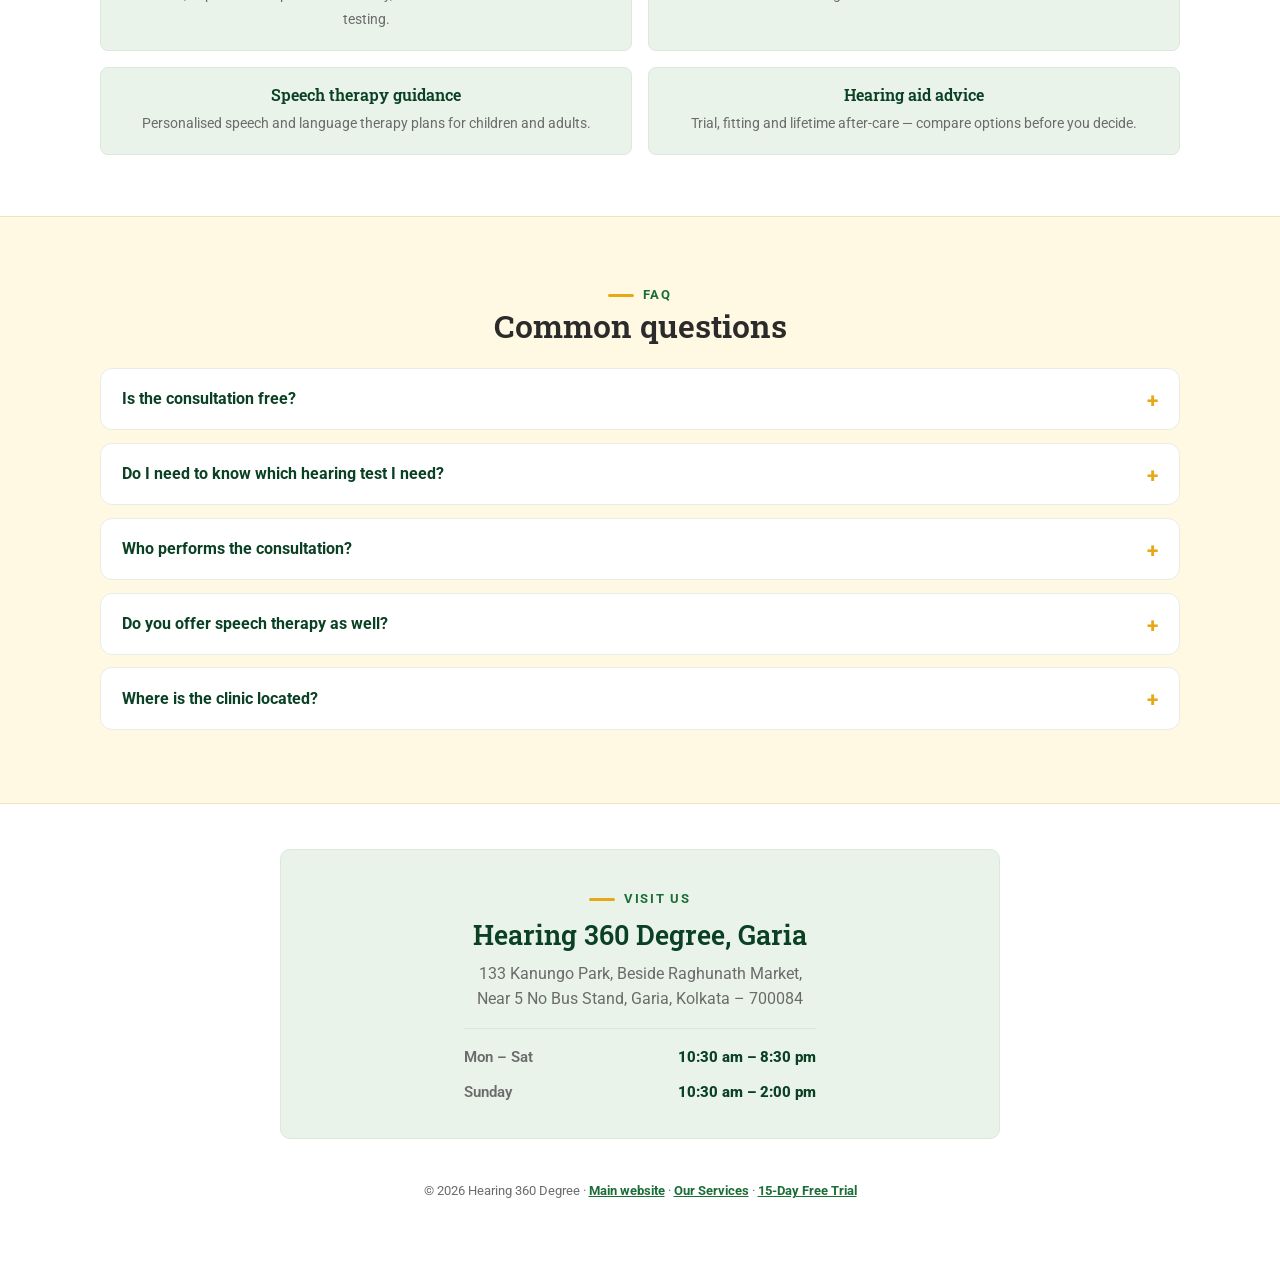
<file: book-consultation.html>
<!DOCTYPE html>
<html lang="en">
<head>
<meta charset="UTF-8">
<meta name="viewport" content="width=device-width, initial-scale=1.0">
<title>Book Hearing Consultation with Senior Audiologist | Hearing 360 Degree Kolkata</title>
<meta name="description" content="Book a consultation with an RCI-registered senior audiologist in Garia, Kolkata. Hearing diagnostics, speech therapy guidance and honest device advice — no pressure to buy.">
<meta name="robots" content="index, follow">
<meta name="keywords" content="book hearing consultation Kolkata, audiologist appointment Garia, hearing test consultation Kolkata, Hearing 360 Degree">
<link rel="canonical" href="https://360-self.vercel.app/book-consultation">
<link rel="preconnect" href="https://fonts.googleapis.com">
<link href="https://fonts.googleapis.com/css2?family=Roboto+Slab:wght@500;600;700&family=Roboto:wght@400;500;700;900&display=swap" rel="stylesheet">
<link rel="stylesheet" href="css/style.css">
</head>
<body class="lp-page">

<header class="lp-sticky">
  <div class="lp-wrap">
    <a class="lp-brand" href="index.html" aria-label="Hearing 360 Degree">
      <img src="images/logo.jpeg" alt="Hearing 360 Degree — For Smart Hearing" width="220" height="62" loading="eager">
    </a>
  </div>
</header>

<section class="lp-hero">
  <div class="lp-wrap">
    <div class="lp-hero-grid">
      <div class="lp-copy">
        <h1>Book a Consultation with Our Senior Audiologist</h1>
        <p class="lp-lead">Beyond product sales — expert hearing diagnostics, consultations and speech therapy guidance, delivered personally by your hearing specialist at Garia, Kolkata.</p>
        <ul class="lp-checklist">
          <li>Personal care from a Senior Audiologist</li>
          <li>Accurate diagnosis on ISO-standard instruments</li>
          <li>Clear plan — no hard selling</li>
        </ul>
        <div class="lp-trust">
          <div><b>20+</b><span>Years Experience</span></div>
          <div><b>RCI</b><span>Registered</span></div>
          <div><b>ENT</b><span>Trusted</span></div>
        </div>
      </div>

      <form class="lp-form" id="consultForm" aria-labelledby="consultFormTitle">
        <h2 id="consultFormTitle">Book Consultation</h2>
        <p>Share your details — we confirm your appointment slot.</p>
        <div class="field">
          <label for="consultName">Your Name</label>
          <input id="consultName" name="name" required placeholder="Full name" autocomplete="name">
        </div>
        <div class="field">
          <label for="consultPhone">Phone Number</label>
          <input id="consultPhone" name="phone" type="tel" required placeholder="10-digit mobile" autocomplete="tel" inputmode="numeric" pattern="[0-9]{10}" maxlength="10" title="Enter 10-digit mobile number">
        </div>
        <div class="field">
          <label for="consultPref">Preferred Time</label>
          <select id="consultPref" name="preferred">
            <option value="Anytime">Anytime</option>
            <option value="Morning">Morning</option>
            <option value="Afternoon">Afternoon</option>
            <option value="Evening">Evening</option>
          </select>
        </div>
        <button class="btn btn-yellow" type="submit">Book My Consultation</button>
        <p class="form-note">After submit: WhatsApp opens, then the Thank You page.</p>
        <p class="form-note">No spam. No obligation.</p>
      </form>
    </div>
  </div>
</section>

<section class="lp-stripe">
  <div class="lp-wrap lp-stripe-inner">
    <p>Not sure which test you need? Start with a free consultation.</p>
    <a class="btn lp-stripe-btn" href="#consultForm">Schedule Consultation</a>
  </div>
</section>

<section class="lp-doctor-band">
  <div class="lp-wrap lp-doctor-inner">
    <div class="lp-doctor-copy lp-center">
      <span class="eyebrow">Every service, one expert</span>
      <h2>Personal care from a Senior Audiologist</h2>
      <p>Each service is planned, performed and reviewed under the personal guidance of a Senior Audiologist &amp; Speech Therapy Expert with 20 years of clinical experience.</p>
      <div class="lp-doctor-badges">
        <span>RCI Registered</span>
        <span>ISO-Standard Instruments</span>
        <span>Trusted by ENTs</span>
        <span>20+ Years</span>
      </div>
    </div>
  </div>
</section>

<section class="lp-steps">
  <div class="lp-wrap">
    <div class="section-head lp-center">
      <span class="eyebrow">How it works</span>
      <h2>Three simple steps</h2>
    </div>
    <ol class="lp-step-list">
      <li>
        <span class="lp-step-num">01</span>
        <h3>Book consultation</h3>
        <p>Fill the form. We schedule your visit at our Garia clinic.</p>
      </li>
      <li>
        <span class="lp-step-num">02</span>
        <h3>Hearing assessment</h3>
        <p>Accurate diagnosis first — our audiologist recommends the right diagnostic pathway for you.</p>
      </li>
      <li>
        <span class="lp-step-num">03</span>
        <h3>Clear next steps</h3>
        <p>Get honest guidance on therapy, devices or after-care — with reasons you can understand.</p>
      </li>
    </ol>
  </div>
</section>

<section class="lp-why">
  <div class="lp-wrap">
    <div class="section-head lp-center">
      <span class="eyebrow">What you can consult for</span>
      <h2>Complete hearing &amp; speech care</h2>
    </div>
    <ul class="lp-why-list">
      <li>
        <h3>Hearing diagnostics</h3>
        <p>Pure tone, impedance &amp; speech audiometry, OAE and Eustachian tube function testing.</p>
      </li>
      <li>
        <h3>Balance &amp; vertigo</h3>
        <p>Vestibular function testing for dizziness and balance disorders when needed.</p>
      </li>
      <li>
        <h3>Speech therapy guidance</h3>
        <p>Personalised speech and language therapy plans for children and adults.</p>
      </li>
      <li>
        <h3>Hearing aid advice</h3>
        <p>Trial, fitting and lifetime after-care — compare options before you decide.</p>
      </li>
    </ul>
  </div>
</section>

<section class="lp-faq">
  <div class="lp-wrap">
    <div class="section-head lp-center">
      <span class="eyebrow">FAQ</span>
      <h2>Common questions</h2>
    </div>
    <div class="faq">
      <details>
        <summary>Is the consultation free?</summary>
        <p>Yes. Start with a free consultation — our audiologist will recommend the right diagnostic pathway for you, with no obligation to purchase.</p>
      </details>
      <details>
        <summary>Do I need to know which hearing test I need?</summary>
        <p>No. If you are unsure, book a consultation first. Accurate diagnosis is the first step to better hearing.</p>
      </details>
      <details>
        <summary>Who performs the consultation?</summary>
        <p>A Senior Audiologist &amp; Speech Therapy Expert with 20 years of clinical experience. RCI-registered and trusted by ENTs.</p>
      </details>
      <details>
        <summary>Do you offer speech therapy as well?</summary>
        <p>Yes. Personalized speech and language therapy programs for children with speech delays and adults needing clarity, fluency and confidence.</p>
      </details>
      <details>
        <summary>Where is the clinic located?</summary>
        <p>133 Kanungo Park, Beside Raghunath Market, Near 5 No Bus Stand, Garia, Kolkata – 700084.</p>
      </details>
    </div>
  </div>
</section>

<section class="lp-clinic">
  <div class="lp-wrap">
    <div class="lp-clinic-inner lp-center">
      <span class="eyebrow">Visit us</span>
      <h2>Hearing 360 Degree, Garia</h2>
      <p class="lp-address">133 Kanungo Park, Beside Raghunath Market,<br>Near 5 No Bus Stand, Garia, Kolkata – 700084</p>
      <ul class="lp-hours-list">
        <li><span>Mon – Sat</span><b>10:30 am – 8:30 pm</b></li>
        <li><span>Sunday</span><b>10:30 am – 2:00 pm</b></li>
      </ul>
    </div>
  </div>
</section>

<p class="lp-legal">© 2026 Hearing 360 Degree · <a href="index.html">Main website</a> · <a href="services.html">Our Services</a> · <a href="free-trial.html">15-Day Free Trial</a></p>

<nav class="lp-footer-cta" aria-label="Quick actions">
  <a class="lp-footer-wa" href="https://wa.me/918583927070" target="_blank" rel="noopener">
    <svg width="22" height="22" viewBox="0 0 24 24" fill="currentColor" aria-hidden="true"><path d="M12 2a10 10 0 00-8.6 15.1L2 22l5-1.3A10 10 0 1012 2zm0 18.2c-1.5 0-3-.4-4.3-1.2l-.3-.2-3 .8.8-2.9-.2-.3A8.2 8.2 0 1112 20.2zm4.5-6.1c-.2-.1-1.5-.7-1.7-.8-.2-.1-.4-.1-.5.1-.2.2-.6.8-.8 1-.1.2-.3.2-.5.1a6.7 6.7 0 01-3.3-2.9c-.3-.4 0-.5.2-.7l.4-.5c.1-.2.1-.3 0-.5l-.8-1.9c-.2-.5-.4-.4-.5-.4h-.5c-.2 0-.5.1-.7.3-.2.3-.9.9-.9 2.2s.9 2.6 1.1 2.7c.1.2 1.9 2.9 4.6 4 .6.3 1.1.4 1.5.6.6.2 1.2.2 1.6.1.5-.1 1.5-.6 1.7-1.2.2-.6.2-1.1.2-1.2-.1-.1-.2-.2-.5-.3z"/></svg>
    WhatsApp
  </a>
  <a class="lp-footer-book" href="#consultForm">Book Consultation</a>
</nav>

<script src="js/main.js"></script>
</body>
</html>
</file>
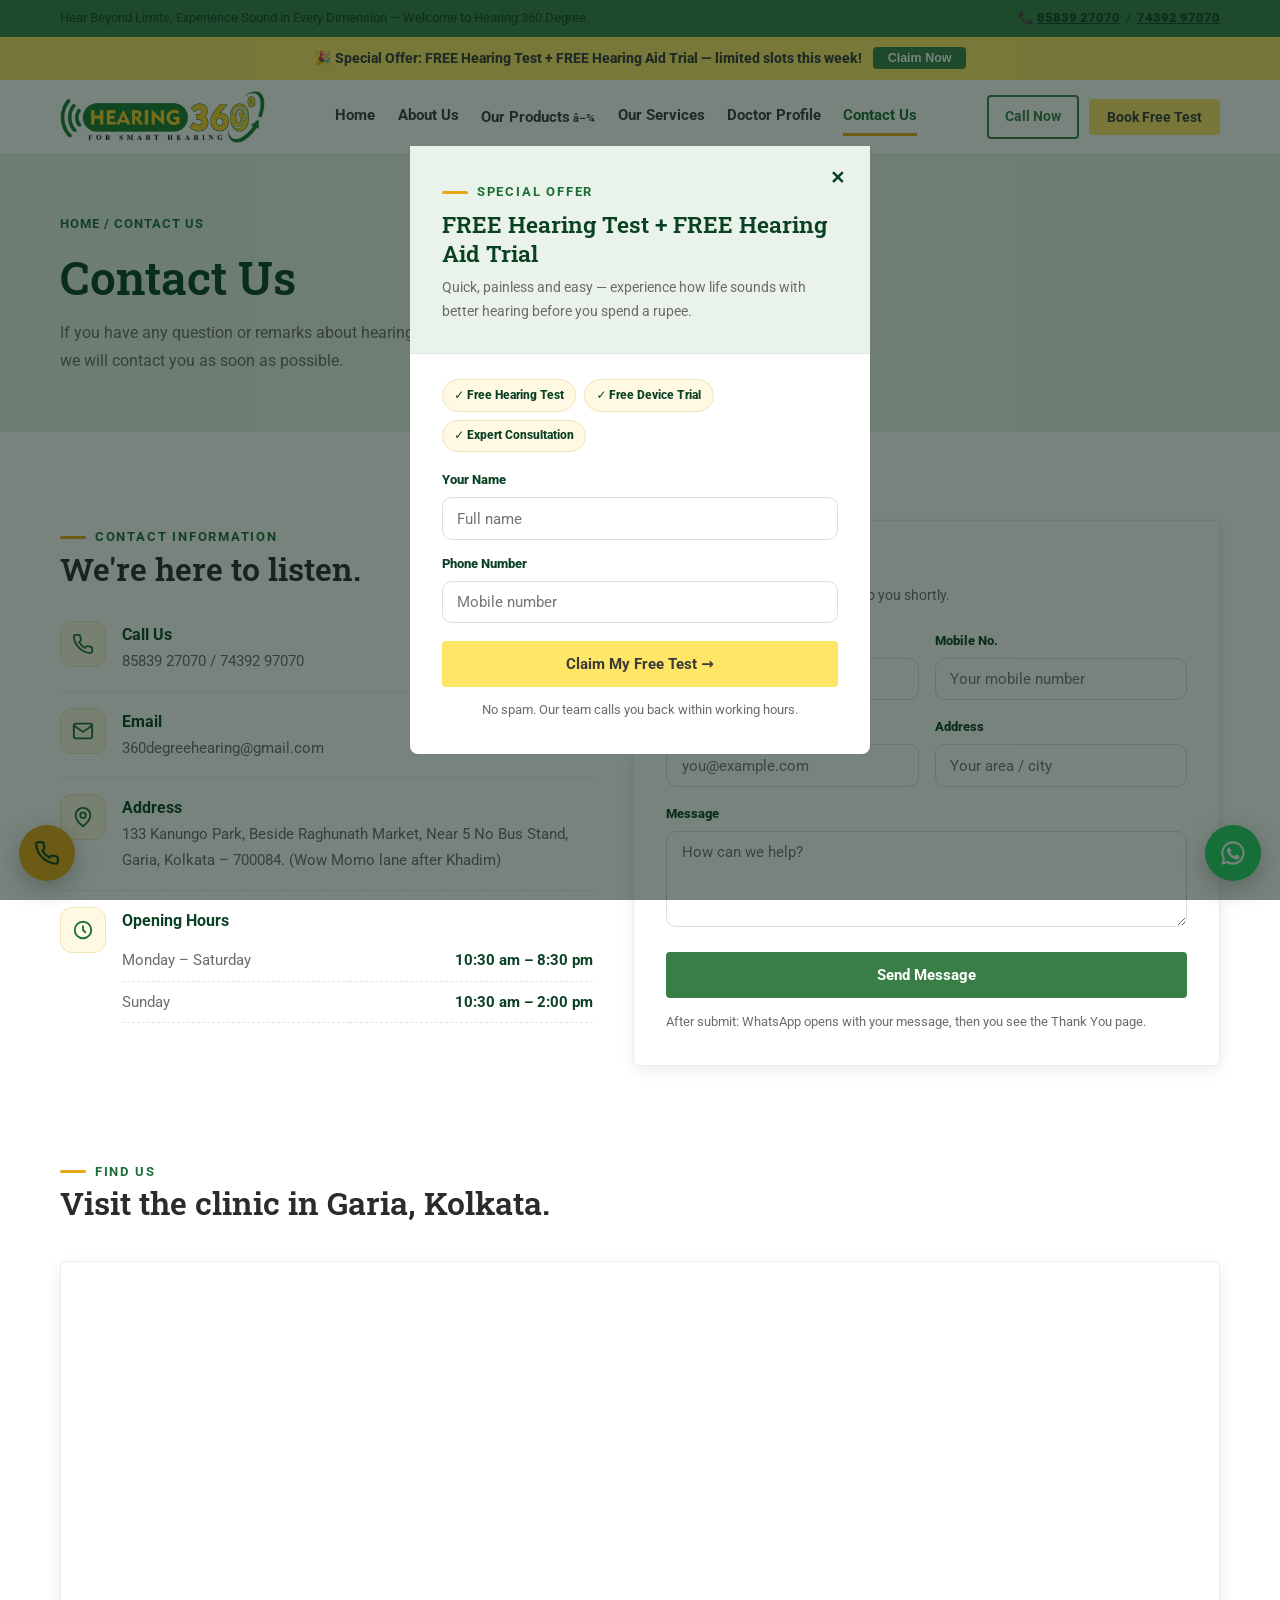
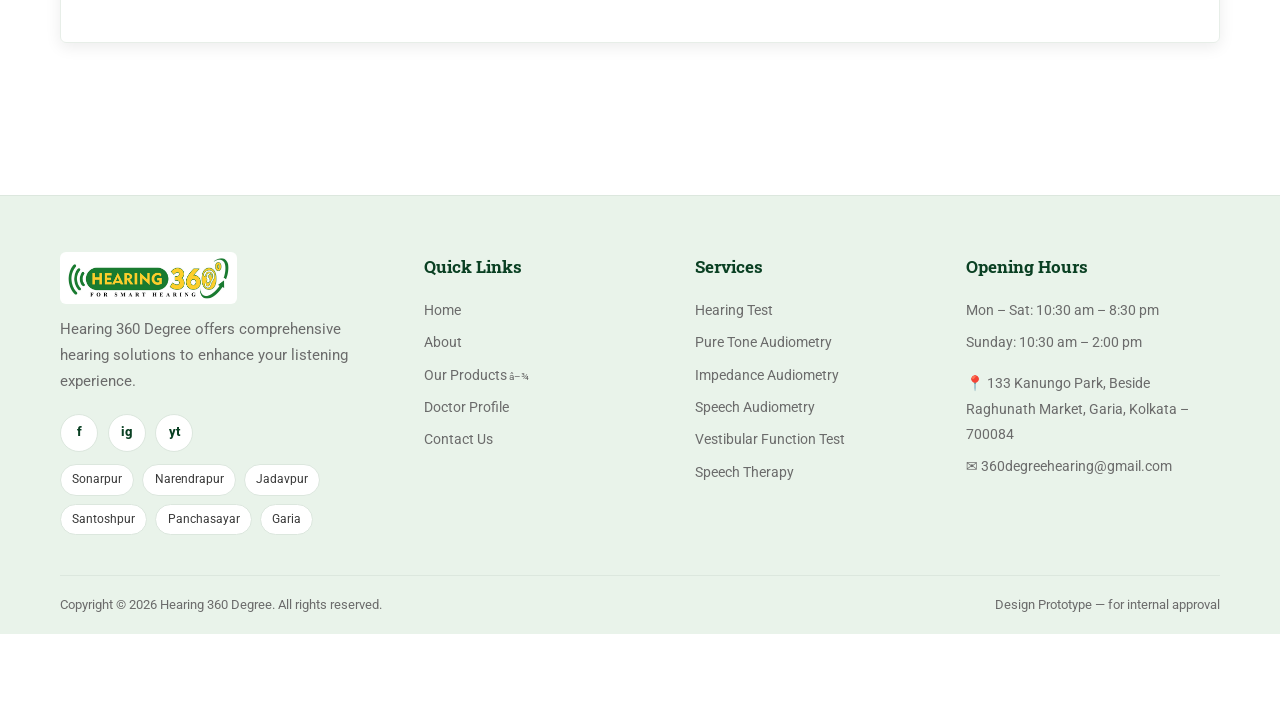
<file: contact.html>
<!DOCTYPE html>
<html lang="en">
<head>
<meta charset="UTF-8">
<meta name="viewport" content="width=device-width, initial-scale=1.0">
<title>Contact Us — Hearing 360 Degree, Garia, Kolkata</title>
<meta name="description" content="Contact Hearing 360 Degree: 85839 27070 / 74392 97070, 133 Kanungo Park, Garia, Kolkata. Drop an inquiry or visit us.">
<link rel="preconnect" href="https://fonts.googleapis.com">
<link href="https://fonts.googleapis.com/css2?family=Roboto+Slab:wght@500;600;700&family=Roboto:wght@400;500;700;900&display=swap" rel="stylesheet">
<link rel="stylesheet" href="css/style.css">
</head>
<body>
<!-- Top bar -->
<div class="topbar">
  <div class="container">
    <span class="tag">Hear Beyond Limits, Experience Sound in Every Dimension — Welcome to Hearing 360 Degree.</span>
    <span>📞 <a href="tel:+918583927070">85839 27070</a> &nbsp;/&nbsp; <a href="tel:+917439297070">74392 97070</a></span>
  </div>
</div>


<div class="offer-ribbon"><span class="offer-text">🎉 Special Offer: FREE Hearing Test + FREE Hearing Aid Trial — limited slots this week!</span><button data-open-offer>Claim Now</button></div>
<!-- Header -->
<header class="header">
  <div class="container">
    <a class="brand" href="index.html" aria-label="Hearing 360 Degree">
      <img class="logo-img" src="images/logo.png" alt="Hearing 360 Degree — For Smart Hearing" width="200" height="56" loading="eager">
    </a>
    <nav class="nav" aria-label="Main">
      <a href="index.html">Home</a>
      <a href="about.html">About Us</a>
      <div class="dropdown">
        <a href="products.html">Our Products</a>
        <div class="drop-menu">
          <a href="products.html?company=Signia">Signia</a>
          <a href="products.html?company=Phonak">Phonak</a>
          <a href="products.html?company=ReSound">ReSound</a>
          <a href="products.html?company=Starkey">Starkey</a>
          <a href="products.html?company=Coselgi">Coselgi</a>
          <a href="products.html?company=Accessories">Accessories</a>
          <a class="all" href="products.html">View All Products →</a>
        </div>
      </div>
      <a href="services.html">Our Services</a>
      <a href="doctor.html">Doctor Profile</a>
      <a href="contact.html" class="active">Contact Us</a>
    </nav>
    <div class="header-cta">
      <a class="btn btn-outline btn-sm" href="tel:+918583927070">Call Now</a>
      <button class="btn btn-yellow btn-sm" data-inquiry="Free Hearing Test">Book Free Test</button>
      <button class="nav-toggle" aria-label="Menu" aria-expanded="false"><span></span><span></span><span></span></button>
    </div>
  </div>
</header>



<section class="page-hero">
  <div class="container">
    <div class="crumbs">Home / Contact Us</div>
    <h1>Contact Us</h1>
    <p>If you have any question or remarks about hearing solutions, fill in your details below and we will contact you as soon as possible.</p>
  </div>
</section>

<section class="section">
  <div class="container contact-grid">
    <div class="reveal">
      <span class="eyebrow">Contact Information</span>
      <h2>We're here to listen.</h2>
      <div style="margin-top:1rem">
        <div class="info-item">
          <div class="icon"><svg width="22" height="22" viewBox="0 0 24 24" fill="none" stroke="currentColor" stroke-width="2"><path d="M22 16.9v3a2 2 0 01-2.2 2A19.8 19.8 0 012 4.2 2 2 0 014 2h3a2 2 0 012 1.7l.6 3a2 2 0 01-.5 1.9l-1.3 1.3a16 16 0 006.3 6.3l1.3-1.3a2 2 0 011.9-.5l3 .6a2 2 0 011.7 2z"/></svg></div>
          <div><b>Call Us</b><p><a href="tel:+918583927070">85839 27070</a> / <a href="tel:+917439297070">74392 97070</a></p></div>
        </div>
        <div class="info-item">
          <div class="icon"><svg width="22" height="22" viewBox="0 0 24 24" fill="none" stroke="currentColor" stroke-width="2"><rect x="2" y="4" width="20" height="16" rx="2"/><path d="M22 6l-10 7L2 6"/></svg></div>
          <div><b>Email</b><p><a href="mailto:360degreehearing@gmail.com">360degreehearing@gmail.com</a></p></div>
        </div>
        <div class="info-item">
          <div class="icon"><svg width="22" height="22" viewBox="0 0 24 24" fill="none" stroke="currentColor" stroke-width="2"><path d="M20 10c0 6-8 12-8 12s-8-6-8-12a8 8 0 1116 0z"/><circle cx="12" cy="10" r="3"/></svg></div>
          <div><b>Address</b><p>133 Kanungo Park, Beside Raghunath Market, Near 5 No Bus Stand, Garia, Kolkata – 700084. (Wow Momo lane after Khadim)</p></div>
        </div>
        <div class="info-item" style="border-bottom:0">
          <div class="icon"><svg width="22" height="22" viewBox="0 0 24 24" fill="none" stroke="currentColor" stroke-width="2"><circle cx="12" cy="12" r="9"/><path d="M12 7v5l3 3"/></svg></div>
          <div style="flex:1"><b>Opening Hours</b>
            <table class="hours-table" style="margin-top:.4rem">
              <tr><td>Monday – Saturday</td><td>10:30 am – 8:30 pm</td></tr>
              <tr><td>Sunday</td><td>10:30 am – 2:00 pm</td></tr>
            </table>
          </div>
        </div>
      </div>
    </div>

    <div class="reveal">
      <div class="form-card">
        <h3 style="margin-bottom:.4rem">Send us a message</h3>
        <p style="font-size:.9rem;color:var(--ink-soft);margin-bottom:1.4rem">Drop an inquiry — we'll get back to you shortly.</p>
        <form id="contactForm">
          <div class="form-grid">
            <div class="field"><label>Name</label><input name="name" required placeholder="Your full name"></div>
            <div class="field"><label>Mobile No.</label><input name="phone" type="tel" required placeholder="Your mobile number"></div>
            <div class="field"><label>Email</label><input name="email" type="email" placeholder="you@example.com"></div>
            <div class="field"><label>Address</label><input name="address" placeholder="Your area / city"></div>
            <div class="field full"><label>Message</label><textarea name="message" rows="4" required placeholder="How can we help?"></textarea></div>
            <div class="full"><button class="btn btn-primary" type="submit" style="width:100%">Send Message</button></div>
          </div>
          <p class="form-note">After submit: WhatsApp opens with your message, then you see the Thank You page.</p>
        </form>
      </div>
    </div>
  </div>
</section>

<section class="section" style="padding-top:0">
  <div class="container">
    <div class="section-head reveal">
      <span class="eyebrow">Find Us</span>
      <h2>Visit the clinic in Garia, Kolkata.</h2>
    </div>
    <div class="map-wrap reveal">
      <iframe title="Hearing 360 Degree location map" loading="lazy" src="https://maps.google.com/maps?q=Hearing%20360%C2%B0%20beside%20Raghunath%20Lane%2C%20Kanungo%20Park%2C%20Garia%2C%20Kolkata%2C%20West%20Bengal%20700084&t=m&z=17&output=embed&iwloc=near"></iframe>
    </div>
  </div>
</section>


<!-- Footer -->
<footer class="footer">
  <div class="container footer-top">
    <div>
      <img class="footer-logo" src="images/logo.png" alt="Hearing 360 Degree — For Smart Hearing" width="180" height="50" loading="lazy">
      <p class="about-txt">Hearing 360 Degree offers comprehensive hearing solutions to enhance your listening experience.</p>
      <div class="social">
        <a href="https://www.facebook.com/people/Hearing-360-Degree/61570909812845/" aria-label="Facebook">f</a>
        <a href="https://www.instagram.com/hearing360degree/" aria-label="Instagram">ig</a>
        <a href="https://www.youtube.com/@Hearing360Degree-kolkata" aria-label="YouTube">yt</a>
      </div>
      <div class="areas">
        <a href="#">Sonarpur</a><a href="#">Narendrapur</a><a href="#">Jadavpur</a><a href="#">Santoshpur</a><a href="#">Panchasayar</a><a href="#">Garia</a>
      </div>
    </div>
    <div>
      <h4>Quick Links</h4>
      <ul>
        <li><a href="index.html">Home</a></li>
        <li><a href="about.html">About</a></li>
        <li><div class="dropdown">
        <a href="products.html">Our Products</a>
        <div class="drop-menu">
          <a href="products.html?company=Signia">Signia</a>
          <a href="products.html?company=Phonak">Phonak</a>
          <a href="products.html?company=ReSound">ReSound</a>
          <a href="products.html?company=Starkey">Starkey</a>
          <a href="products.html?company=Coselgi">Coselgi</a>
          <a href="products.html?company=Accessories">Accessories</a>
          <a class="all" href="products.html">View All Products →</a>
        </div>
      </div></li>
        <li><a href="doctor.html">Doctor Profile</a></li>
        <li><a href="contact.html">Contact Us</a></li>
      </ul>
    </div>
    <div>
      <h4>Services</h4>
      <ul>
        <li><a href="services.html">Hearing Test</a></li>
        <li><a href="services.html">Pure Tone Audiometry</a></li>
        <li><a href="services.html">Impedance Audiometry</a></li>
        <li><a href="services.html">Speech Audiometry</a></li>
        <li><a href="services.html">Vestibular Function Test</a></li>
        <li><a href="services.html#speech">Speech Therapy</a></li>
      </ul>
    </div>
    <div>
      <h4>Opening Hours</h4>
      <ul>
        <li>Mon – Sat: 10:30 am – 8:30 pm</li>
        <li>Sunday: 10:30 am – 2:00 pm</li>
        <li style="margin-top:1rem">📍 133 Kanungo Park, Beside Raghunath Market, Garia, Kolkata – 700084</li>
        <li>✉️ <a href="mailto:360degreehearing@gmail.com">360degreehearing@gmail.com</a></li>
      </ul>
    </div>
  </div>
  <div class="container footer-bottom">
    <span>Copyright © 2026 Hearing 360 Degree. All rights reserved.</span>
    <span>Design Prototype — for internal approval</span>
  </div>
</footer>

<!-- Floating actions -->
<a class="float-wa" href="https://wa.me/918583927070" aria-label="WhatsApp us">
  <svg width="28" height="28" viewBox="0 0 24 24" fill="#fff"><path d="M12 2a10 10 0 00-8.6 15.1L2 22l5-1.3A10 10 0 1012 2zm0 18.2c-1.5 0-3-.4-4.3-1.2l-.3-.2-3 .8.8-2.9-.2-.3A8.2 8.2 0 1112 20.2zm4.5-6.1c-.2-.1-1.5-.7-1.7-.8-.2-.1-.4-.1-.5.1-.2.2-.6.8-.8 1-.1.2-.3.2-.5.1a6.7 6.7 0 01-3.3-2.9c-.3-.4 0-.5.2-.7l.4-.5c.1-.2.1-.3 0-.5l-.8-1.9c-.2-.5-.4-.4-.5-.4h-.5c-.2 0-.5.1-.7.3-.2.3-.9.9-.9 2.2s.9 2.6 1.1 2.7c.1.2 1.9 2.9 4.6 4 .6.3 1.1.4 1.5.6.6.2 1.2.2 1.6.1.5-.1 1.5-.6 1.7-1.2.2-.6.2-1.1.2-1.2-.1-.1-.2-.2-.5-.3z"/></svg>
</a>
<a class="float-call" href="tel:+918583927070" aria-label="Call now">
  <svg width="26" height="26" viewBox="0 0 24 24" fill="none" stroke="currentColor" stroke-width="2"><path d="M22 16.9v3a2 2 0 01-2.2 2A19.8 19.8 0 012 4.2 2 2 0 014 2h3a2 2 0 012 1.7l.6 3a2 2 0 01-.5 1.9l-1.3 1.3a16 16 0 006.3 6.3l1.3-1.3a2 2 0 011.9-.5l3 .6a2 2 0 011.7 2z"/></svg>
</a>

<!-- Inquiry Modal -->
<div class="modal" id="inquiryModal" role="dialog" aria-modal="true" aria-labelledby="inqTitle">
  <div class="modal-box">
    <button class="modal-close" aria-label="Close">✕</button>
    <h3 id="inqTitle">Drop an Inquiry</h3>
    <p class="sub">Fill in your details and our team will get back to you shortly. Your inquiry opens directly in WhatsApp.</p>
    <form id="inquiryForm">
      <input type="hidden" name="product" id="inqProduct">
      <div class="field" style="margin-bottom:.9rem"><label>Your Name</label><input name="name" required placeholder="Full name"></div>
      <div class="field" style="margin-bottom:.9rem"><label>Phone Number</label><input name="phone" type="tel" required placeholder="Mobile number"></div>
      <div class="field" style="margin-bottom:1.2rem"><label>Message</label><textarea name="message" rows="3" placeholder="Tell us what you need"></textarea></div>
      <button class="btn btn-primary" type="submit" style="width:100%">Send Inquiry via WhatsApp</button>
    </form>
  </div>
</div>


<!-- Sticky mobile CTA -->
<div class="mobile-cta">
  <a class="btn btn-yellow" href="tel:+918583927070">📞 Call Now</a>
  <button class="btn btn-primary" data-inquiry="Free Hearing Test">Book Free Test</button>
</div>

<!-- Auto Special Offer popup -->
<div class="modal popup-offer" id="offerPopup" role="dialog" aria-modal="true" aria-labelledby="offerTitle">
  <div class="modal-box">
    <button class="modal-close" aria-label="Close">✕</button>
    <div class="popup-head">
      <span class="burst"></span>
      <span class="eyebrow">Special Offer</span>
      <h3 id="offerTitle">FREE Hearing Test + FREE Hearing Aid Trial</h3>
      <p>Quick, painless and easy — experience how life sounds with better hearing before you spend a rupee.</p>
    </div>
    <div class="popup-body">
      <div class="popup-perks">
        <span>✓ Free Hearing Test</span><span>✓ Free Device Trial</span><span>✓ Expert Consultation</span>
      </div>
      <form id="offerForm">
        <div class="field" style="margin-bottom:.8rem"><label>Your Name</label><input name="name" required placeholder="Full name"></div>
        <div class="field" style="margin-bottom:1.1rem"><label>Phone Number</label><input name="phone" type="tel" required placeholder="Mobile number"></div>
        <button class="btn btn-yellow" type="submit" style="width:100%">Claim My Free Test →</button>
        <p class="form-note" style="text-align:center">No spam. Our team calls you back within working hours.</p>
      </form>
    </div>
  </div>
</div>

<script src="js/main.js"></script>
</body>
</html>
</file>
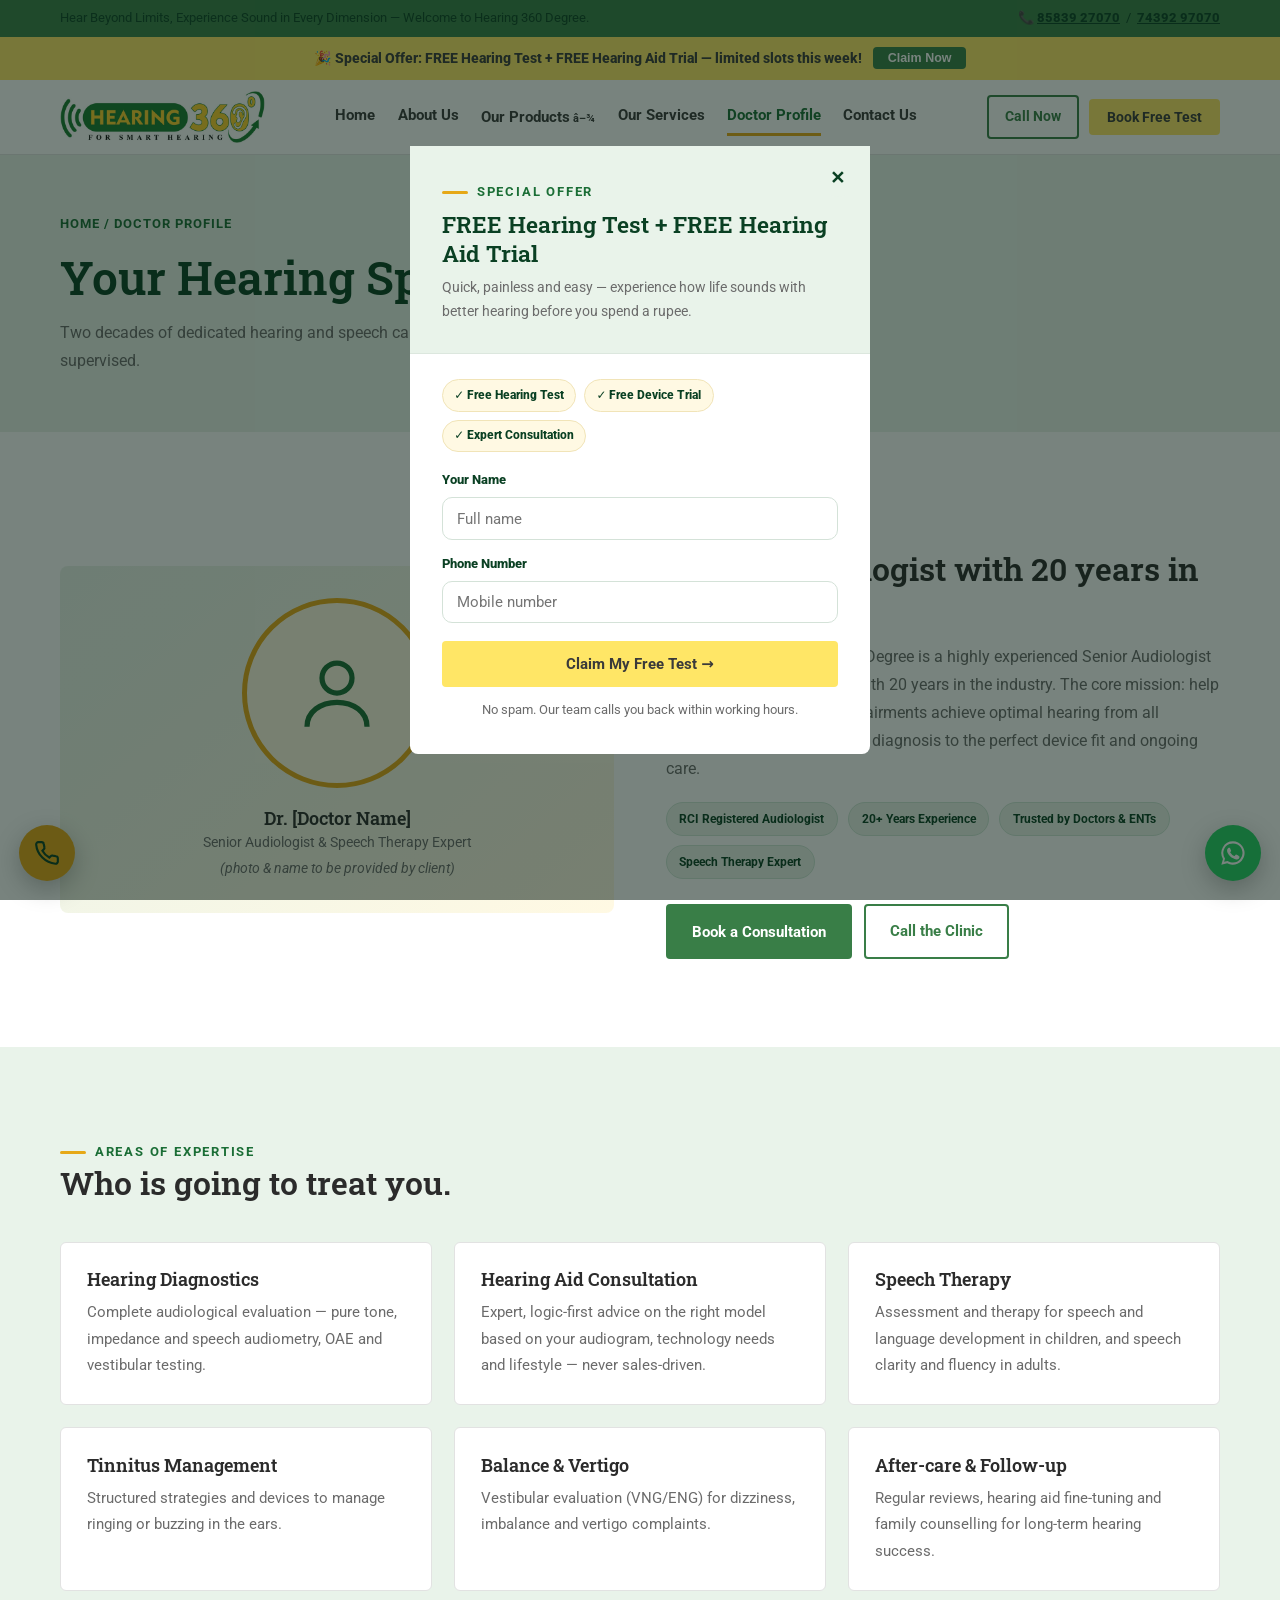
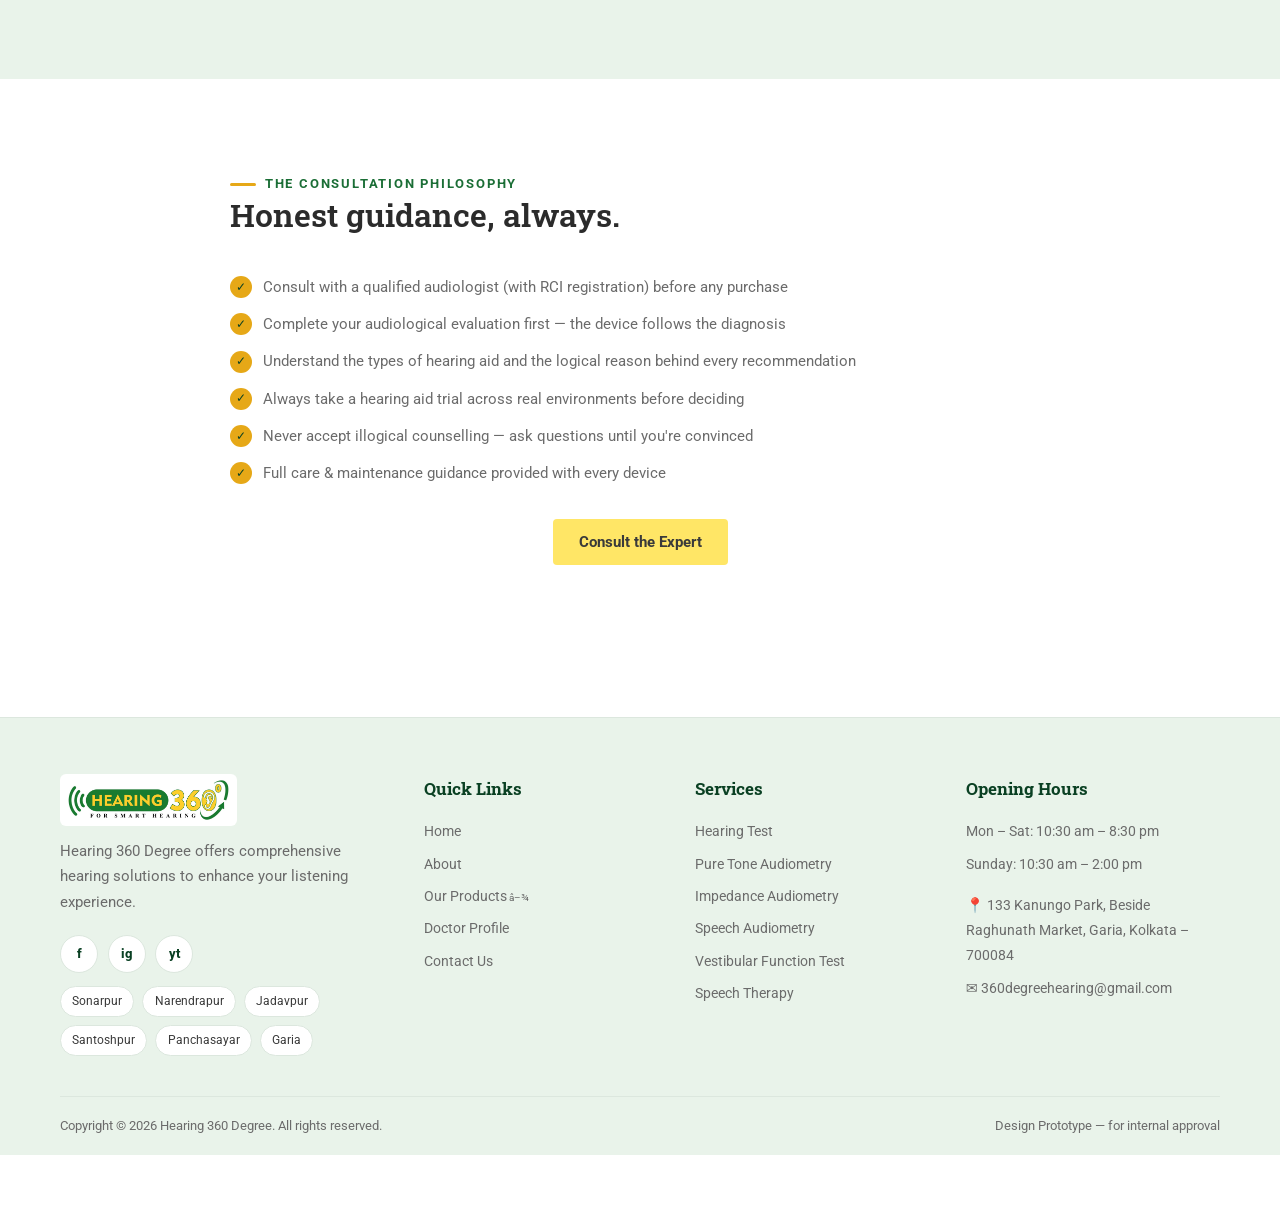
<file: doctor.html>
<!DOCTYPE html>
<html lang="en">
<head>
<meta charset="UTF-8">
<meta name="viewport" content="width=device-width, initial-scale=1.0">
<title>Doctor Profile — Senior Audiologist | Hearing 360 Degree</title>
<meta name="description" content="Meet the Senior Audiologist & Speech Therapy Expert behind Hearing 360 Degree, Kolkata — 20 years of experience.">
<link rel="preconnect" href="https://fonts.googleapis.com">
<link href="https://fonts.googleapis.com/css2?family=Roboto+Slab:wght@500;600;700&family=Roboto:wght@400;500;700;900&display=swap" rel="stylesheet">
<link rel="stylesheet" href="css/style.css">
</head>
<body>
<!-- Top bar -->
<div class="topbar">
  <div class="container">
    <span class="tag">Hear Beyond Limits, Experience Sound in Every Dimension — Welcome to Hearing 360 Degree.</span>
    <span>📞 <a href="tel:+918583927070">85839 27070</a> &nbsp;/&nbsp; <a href="tel:+917439297070">74392 97070</a></span>
  </div>
</div>


<div class="offer-ribbon"><span class="offer-text">🎉 Special Offer: FREE Hearing Test + FREE Hearing Aid Trial — limited slots this week!</span><button data-open-offer>Claim Now</button></div>
<!-- Header -->
<header class="header">
  <div class="container">
    <a class="brand" href="index.html" aria-label="Hearing 360 Degree">
      <img class="logo-img" src="images/logo.png" alt="Hearing 360 Degree — For Smart Hearing" width="200" height="56" loading="eager">
    </a>
    <nav class="nav" aria-label="Main">
      <a href="index.html">Home</a>
      <a href="about.html">About Us</a>
      <div class="dropdown">
        <a href="products.html">Our Products</a>
        <div class="drop-menu">
          <a href="products.html?company=Signia">Signia</a>
          <a href="products.html?company=Phonak">Phonak</a>
          <a href="products.html?company=ReSound">ReSound</a>
          <a href="products.html?company=Starkey">Starkey</a>
          <a href="products.html?company=Coselgi">Coselgi</a>
          <a href="products.html?company=Accessories">Accessories</a>
          <a class="all" href="products.html">View All Products →</a>
        </div>
      </div>
      <a href="services.html">Our Services</a>
      <a href="doctor.html" class="active">Doctor Profile</a>
      <a href="contact.html">Contact Us</a>
    </nav>
    <div class="header-cta">
      <a class="btn btn-outline btn-sm" href="tel:+918583927070">Call Now</a>
      <button class="btn btn-yellow btn-sm" data-inquiry="Free Hearing Test">Book Free Test</button>
      <button class="nav-toggle" aria-label="Menu" aria-expanded="false"><span></span><span></span><span></span></button>
    </div>
  </div>
</header>



<section class="page-hero">
  <div class="container">
    <div class="crumbs">Home / Doctor Profile</div>
    <h1>Your Hearing Specialist</h1>
    <p>Two decades of dedicated hearing and speech care — every treatment plan, personally supervised.</p>
  </div>
</section>

<section class="section">
  <div class="container split">
    <div class="visual reveal" style="background:linear-gradient(140deg,var(--green-100),var(--yellow-050))">
      <div style="text-align:center">
        <div class="avatar" style="width:190px;height:190px;margin-inline:auto"><svg width="90" height="90" viewBox="0 0 24 24" fill="none" stroke="currentColor" stroke-width="1.4"><circle cx="12" cy="8" r="4"/><path d="M4 21c0-4 3.6-6.5 8-6.5s8 2.5 8 6.5"/></svg></div>
        <h3 style="margin-top:1.2rem">Dr. [Doctor Name]</h3>
        <p style="color:var(--ink-soft);font-size:.9rem">Senior Audiologist &amp; Speech Therapy Expert<br><em>(photo &amp; name to be provided by client)</em></p>
      </div>
    </div>
    <div class="reveal">
      <span class="eyebrow">Doctor Profile</span>
      <h2>Senior Audiologist with 20 years in hearing care.</h2>
      <p style="color:var(--ink-soft);margin-top:.9rem">The founder of Hearing 360 Degree is a highly experienced Senior Audiologist and speech therapy expert with 20 years in the industry. The core mission: help individuals with hearing impairments achieve optimal hearing from all dimensions — from accurate diagnosis to the perfect device fit and ongoing care.</p>
      <div class="badge-row" style="margin-top:1.2rem">
        <span class="badge" style="background:var(--green-100);color:var(--green-900);border-color:#CFE6D6">RCI Registered Audiologist</span>
        <span class="badge" style="background:var(--green-100);color:var(--green-900);border-color:#CFE6D6">20+ Years Experience</span>
        <span class="badge" style="background:var(--green-100);color:var(--green-900);border-color:#CFE6D6">Trusted by Doctors &amp; ENTs</span>
        <span class="badge" style="background:var(--green-100);color:var(--green-900);border-color:#CFE6D6">Speech Therapy Expert</span>
      </div>
      <div style="display:flex;gap:.8rem;margin-top:1.6rem;flex-wrap:wrap">
        <button class="btn btn-primary" data-inquiry="Consultation with Senior Audiologist">Book a Consultation</button>
        <a class="btn btn-outline" href="tel:+918583927070">Call the Clinic</a>
      </div>
    </div>
  </div>
</section>

<section class="section" style="background:var(--green-100)">
  <div class="container">
    <div class="section-head reveal">
      <span class="eyebrow">Areas of Expertise</span>
      <h2>Who is going to treat you.</h2>
    </div>
    <div class="grid-3">
      <div class="card reveal"><h3>Hearing Diagnostics</h3><p>Complete audiological evaluation — pure tone, impedance and speech audiometry, OAE and vestibular testing.</p></div>
      <div class="card reveal"><h3>Hearing Aid Consultation</h3><p>Expert, logic-first advice on the right model based on your audiogram, technology needs and lifestyle — never sales-driven.</p></div>
      <div class="card reveal"><h3>Speech Therapy</h3><p>Assessment and therapy for speech and language development in children, and speech clarity and fluency in adults.</p></div>
      <div class="card reveal"><h3>Tinnitus Management</h3><p>Structured strategies and devices to manage ringing or buzzing in the ears.</p></div>
      <div class="card reveal"><h3>Balance &amp; Vertigo</h3><p>Vestibular evaluation (VNG/ENG) for dizziness, imbalance and vertigo complaints.</p></div>
      <div class="card reveal"><h3>After-care &amp; Follow-up</h3><p>Regular reviews, hearing aid fine-tuning and family counselling for long-term hearing success.</p></div>
    </div>
  </div>
</section>

<section class="section">
  <div class="container" style="max-width:820px">
    <div class="section-head reveal">
      <span class="eyebrow">The Consultation Philosophy</span>
      <h2>Honest guidance, always.</h2>
    </div>
    <ul class="checklist reveal">
      <li>Consult with a qualified audiologist (with RCI registration) before any purchase</li>
      <li>Complete your audiological evaluation first — the device follows the diagnosis</li>
      <li>Understand the types of hearing aid and the logical reason behind every recommendation</li>
      <li>Always take a hearing aid trial across real environments before deciding</li>
      <li>Never accept illogical counselling — ask questions until you're convinced</li>
      <li>Full care &amp; maintenance guidance provided with every device</li>
    </ul>
    <div style="text-align:center;margin-top:2rem">
      <button class="btn btn-yellow" data-inquiry="Consultation with Senior Audiologist">Consult the Expert</button>
    </div>
  </div>
</section>


<!-- Footer -->
<footer class="footer">
  <div class="container footer-top">
    <div>
      <img class="footer-logo" src="images/logo.png" alt="Hearing 360 Degree — For Smart Hearing" width="180" height="50" loading="lazy">
      <p class="about-txt">Hearing 360 Degree offers comprehensive hearing solutions to enhance your listening experience.</p>
      <div class="social">
        <a href="https://www.facebook.com/people/Hearing-360-Degree/61570909812845/" aria-label="Facebook">f</a>
        <a href="https://www.instagram.com/hearing360degree/" aria-label="Instagram">ig</a>
        <a href="https://www.youtube.com/@Hearing360Degree-kolkata" aria-label="YouTube">yt</a>
      </div>
      <div class="areas">
        <a href="#">Sonarpur</a><a href="#">Narendrapur</a><a href="#">Jadavpur</a><a href="#">Santoshpur</a><a href="#">Panchasayar</a><a href="#">Garia</a>
      </div>
    </div>
    <div>
      <h4>Quick Links</h4>
      <ul>
        <li><a href="index.html">Home</a></li>
        <li><a href="about.html">About</a></li>
        <li><div class="dropdown">
        <a href="products.html">Our Products</a>
        <div class="drop-menu">
          <a href="products.html?company=Signia">Signia</a>
          <a href="products.html?company=Phonak">Phonak</a>
          <a href="products.html?company=ReSound">ReSound</a>
          <a href="products.html?company=Starkey">Starkey</a>
          <a href="products.html?company=Coselgi">Coselgi</a>
          <a href="products.html?company=Accessories">Accessories</a>
          <a class="all" href="products.html">View All Products →</a>
        </div>
      </div></li>
        <li><a href="doctor.html">Doctor Profile</a></li>
        <li><a href="contact.html">Contact Us</a></li>
      </ul>
    </div>
    <div>
      <h4>Services</h4>
      <ul>
        <li><a href="services.html">Hearing Test</a></li>
        <li><a href="services.html">Pure Tone Audiometry</a></li>
        <li><a href="services.html">Impedance Audiometry</a></li>
        <li><a href="services.html">Speech Audiometry</a></li>
        <li><a href="services.html">Vestibular Function Test</a></li>
        <li><a href="services.html#speech">Speech Therapy</a></li>
      </ul>
    </div>
    <div>
      <h4>Opening Hours</h4>
      <ul>
        <li>Mon – Sat: 10:30 am – 8:30 pm</li>
        <li>Sunday: 10:30 am – 2:00 pm</li>
        <li style="margin-top:1rem">📍 133 Kanungo Park, Beside Raghunath Market, Garia, Kolkata – 700084</li>
        <li>✉️ <a href="mailto:360degreehearing@gmail.com">360degreehearing@gmail.com</a></li>
      </ul>
    </div>
  </div>
  <div class="container footer-bottom">
    <span>Copyright © 2026 Hearing 360 Degree. All rights reserved.</span>
    <span>Design Prototype — for internal approval</span>
  </div>
</footer>

<!-- Floating actions -->
<a class="float-wa" href="https://wa.me/918583927070" aria-label="WhatsApp us">
  <svg width="28" height="28" viewBox="0 0 24 24" fill="#fff"><path d="M12 2a10 10 0 00-8.6 15.1L2 22l5-1.3A10 10 0 1012 2zm0 18.2c-1.5 0-3-.4-4.3-1.2l-.3-.2-3 .8.8-2.9-.2-.3A8.2 8.2 0 1112 20.2zm4.5-6.1c-.2-.1-1.5-.7-1.7-.8-.2-.1-.4-.1-.5.1-.2.2-.6.8-.8 1-.1.2-.3.2-.5.1a6.7 6.7 0 01-3.3-2.9c-.3-.4 0-.5.2-.7l.4-.5c.1-.2.1-.3 0-.5l-.8-1.9c-.2-.5-.4-.4-.5-.4h-.5c-.2 0-.5.1-.7.3-.2.3-.9.9-.9 2.2s.9 2.6 1.1 2.7c.1.2 1.9 2.9 4.6 4 .6.3 1.1.4 1.5.6.6.2 1.2.2 1.6.1.5-.1 1.5-.6 1.7-1.2.2-.6.2-1.1.2-1.2-.1-.1-.2-.2-.5-.3z"/></svg>
</a>
<a class="float-call" href="tel:+918583927070" aria-label="Call now">
  <svg width="26" height="26" viewBox="0 0 24 24" fill="none" stroke="currentColor" stroke-width="2"><path d="M22 16.9v3a2 2 0 01-2.2 2A19.8 19.8 0 012 4.2 2 2 0 014 2h3a2 2 0 012 1.7l.6 3a2 2 0 01-.5 1.9l-1.3 1.3a16 16 0 006.3 6.3l1.3-1.3a2 2 0 011.9-.5l3 .6a2 2 0 011.7 2z"/></svg>
</a>

<!-- Inquiry Modal -->
<div class="modal" id="inquiryModal" role="dialog" aria-modal="true" aria-labelledby="inqTitle">
  <div class="modal-box">
    <button class="modal-close" aria-label="Close">✕</button>
    <h3 id="inqTitle">Drop an Inquiry</h3>
    <p class="sub">Fill in your details and our team will get back to you shortly. Your inquiry opens directly in WhatsApp.</p>
    <form id="inquiryForm">
      <input type="hidden" name="product" id="inqProduct">
      <div class="field" style="margin-bottom:.9rem"><label>Your Name</label><input name="name" required placeholder="Full name"></div>
      <div class="field" style="margin-bottom:.9rem"><label>Phone Number</label><input name="phone" type="tel" required placeholder="Mobile number"></div>
      <div class="field" style="margin-bottom:1.2rem"><label>Message</label><textarea name="message" rows="3" placeholder="Tell us what you need"></textarea></div>
      <button class="btn btn-primary" type="submit" style="width:100%">Send Inquiry via WhatsApp</button>
    </form>
  </div>
</div>


<!-- Sticky mobile CTA -->
<div class="mobile-cta">
  <a class="btn btn-yellow" href="tel:+918583927070">📞 Call Now</a>
  <button class="btn btn-primary" data-inquiry="Free Hearing Test">Book Free Test</button>
</div>

<!-- Auto Special Offer popup -->
<div class="modal popup-offer" id="offerPopup" role="dialog" aria-modal="true" aria-labelledby="offerTitle">
  <div class="modal-box">
    <button class="modal-close" aria-label="Close">✕</button>
    <div class="popup-head">
      <span class="burst"></span>
      <span class="eyebrow">Special Offer</span>
      <h3 id="offerTitle">FREE Hearing Test + FREE Hearing Aid Trial</h3>
      <p>Quick, painless and easy — experience how life sounds with better hearing before you spend a rupee.</p>
    </div>
    <div class="popup-body">
      <div class="popup-perks">
        <span>✓ Free Hearing Test</span><span>✓ Free Device Trial</span><span>✓ Expert Consultation</span>
      </div>
      <form id="offerForm">
        <div class="field" style="margin-bottom:.8rem"><label>Your Name</label><input name="name" required placeholder="Full name"></div>
        <div class="field" style="margin-bottom:1.1rem"><label>Phone Number</label><input name="phone" type="tel" required placeholder="Mobile number"></div>
        <button class="btn btn-yellow" type="submit" style="width:100%">Claim My Free Test →</button>
        <p class="form-note" style="text-align:center">No spam. Our team calls you back within working hours.</p>
      </form>
    </div>
  </div>
</div>

<script src="js/main.js"></script>
</body>
</html>
</file>
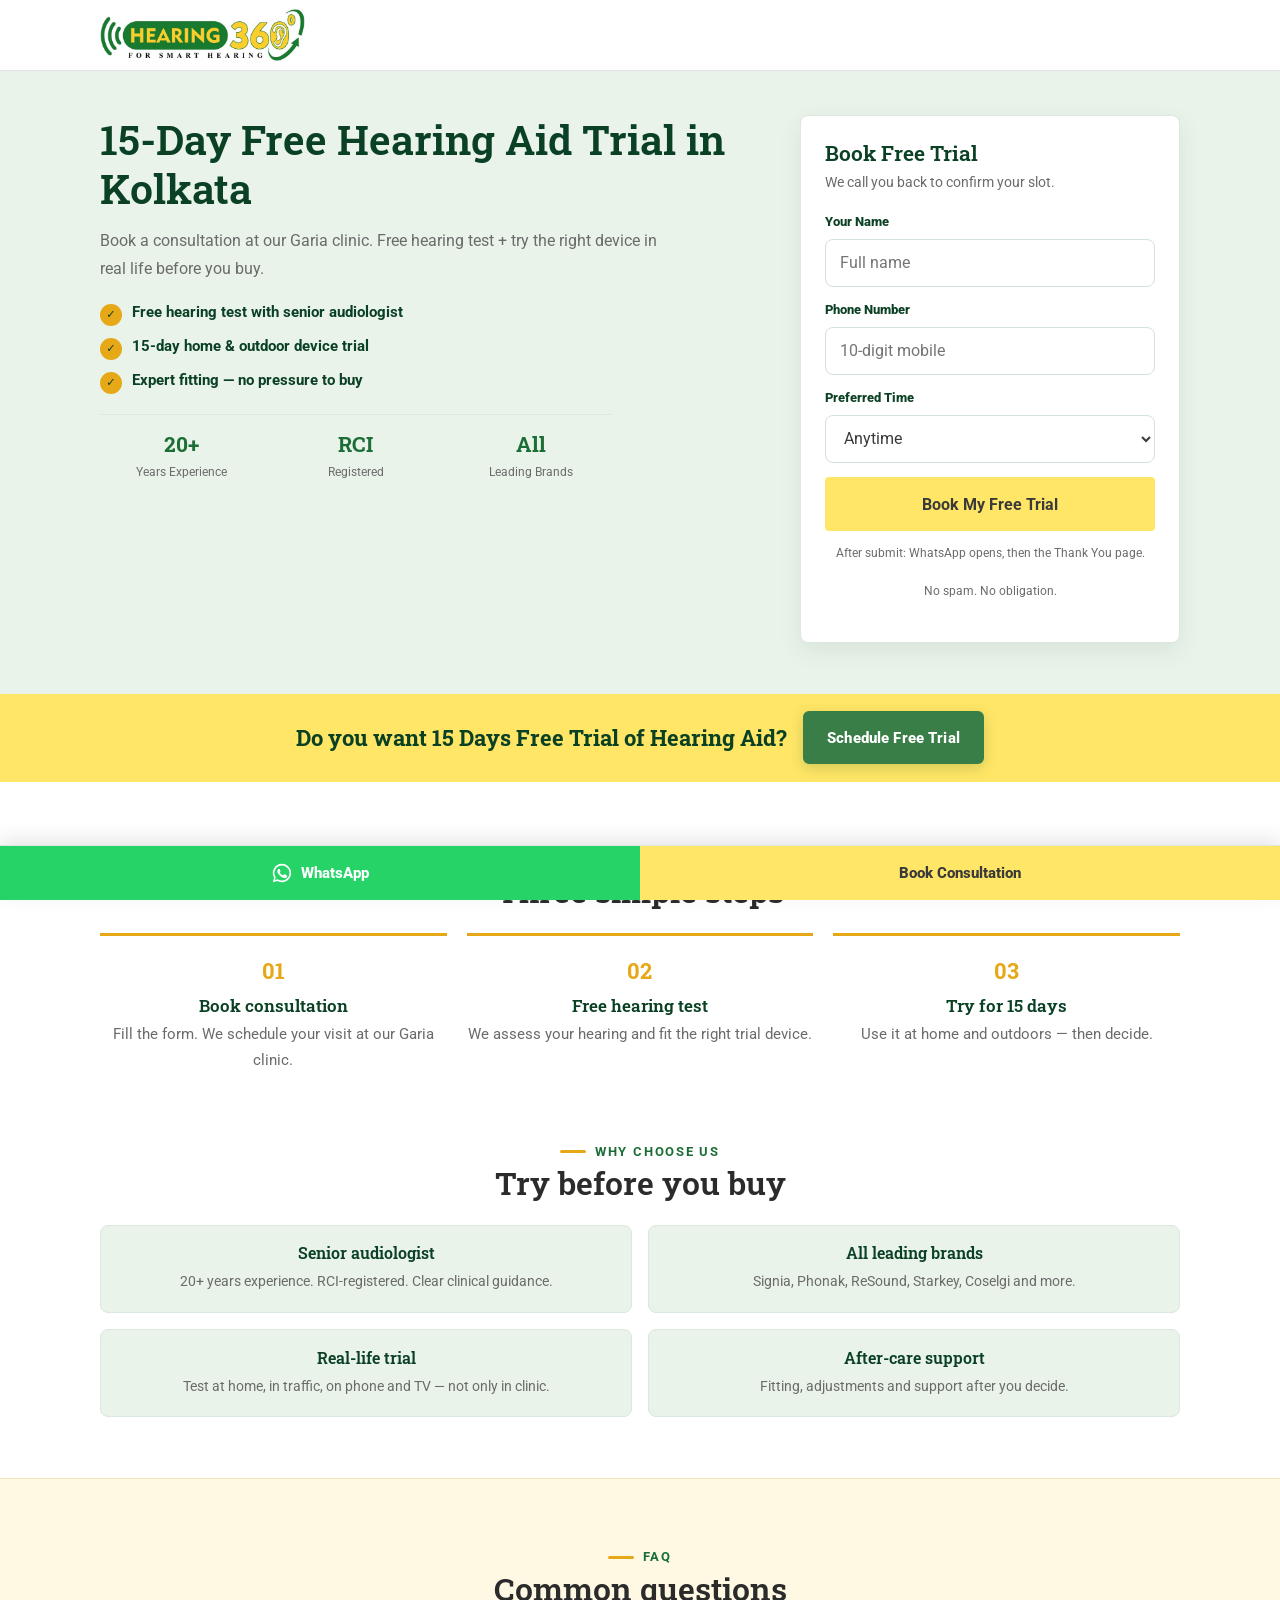
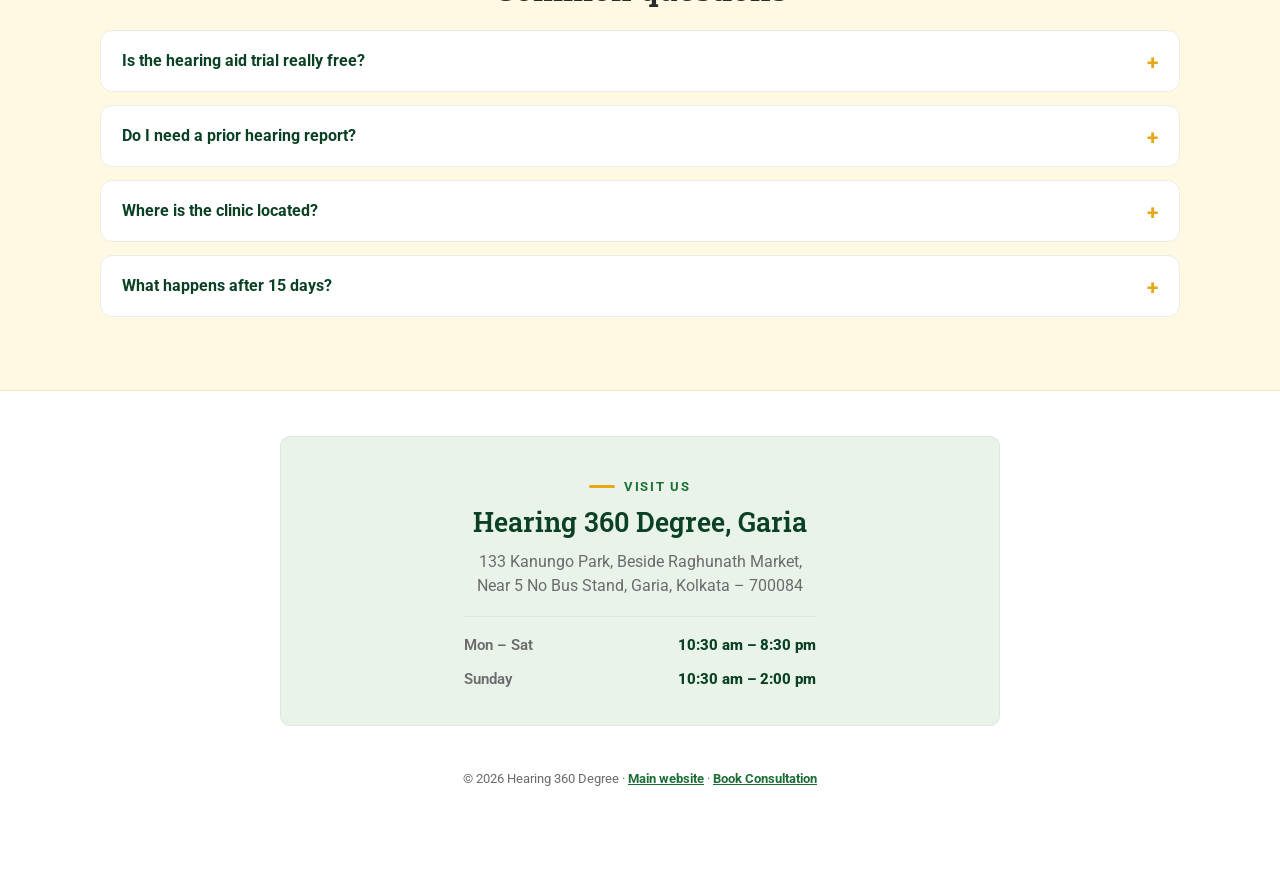
<file: free-trial.html>
<!DOCTYPE html>
<html lang="en">
<head>
<meta charset="UTF-8">
<meta name="viewport" content="width=device-width, initial-scale=1.0">
<title>15-Day Free Hearing Aid Trial in Kolkata | Hearing 360 Degree Garia</title>
<meta name="description" content="Book a free 15-day hearing aid trial in Garia, Kolkata. Free hearing test, expert fitting by a senior audiologist. Try before you buy — no obligation.">
<meta name="robots" content="index, follow">
<meta name="keywords" content="free hearing aid trial Kolkata, hearing aid trial Garia, free hearing test Kolkata, Hearing 360 Degree">
<link rel="canonical" href="https://360-self.vercel.app/free-trial">
<link rel="preconnect" href="https://fonts.googleapis.com">
<link href="https://fonts.googleapis.com/css2?family=Roboto+Slab:wght@500;600;700&family=Roboto:wght@400;500;700;900&display=swap" rel="stylesheet">
<link rel="stylesheet" href="css/style.css">
</head>
<body class="lp-page">

<header class="lp-sticky">
  <div class="lp-wrap">
    <a class="lp-brand" href="index.html" aria-label="Hearing 360 Degree">
      <img src="images/logo.jpeg" alt="Hearing 360 Degree — For Smart Hearing" width="220" height="62" loading="eager">
    </a>
  </div>
</header>

<section class="lp-hero">
  <div class="lp-wrap">
    <div class="lp-hero-grid">
      <div class="lp-copy">
        <h1>15-Day Free Hearing Aid Trial in Kolkata</h1>
        <p class="lp-lead">Book a consultation at our Garia clinic. Free hearing test + try the right device in real life before you buy.</p>
        <ul class="lp-checklist">
          <li>Free hearing test with senior audiologist</li>
          <li>15-day home &amp; outdoor device trial</li>
          <li>Expert fitting — no pressure to buy</li>
        </ul>
        <div class="lp-trust">
          <div><b>20+</b><span>Years Experience</span></div>
          <div><b>RCI</b><span>Registered</span></div>
          <div><b>All</b><span>Leading Brands</span></div>
        </div>
      </div>

      <form class="lp-form" id="trialForm" aria-labelledby="trialFormTitle">
        <h2 id="trialFormTitle">Book Free Trial</h2>
        <p>We call you back to confirm your slot.</p>
        <div class="field">
          <label for="trialName">Your Name</label>
          <input id="trialName" name="name" required placeholder="Full name" autocomplete="name">
        </div>
        <div class="field">
          <label for="trialPhone">Phone Number</label>
          <input id="trialPhone" name="phone" type="tel" required placeholder="10-digit mobile" autocomplete="tel" inputmode="numeric" pattern="[0-9]{10}" maxlength="10" title="Enter 10-digit mobile number">
        </div>
        <div class="field">
          <label for="trialPref">Preferred Time</label>
          <select id="trialPref" name="preferred">
            <option value="Anytime">Anytime</option>
            <option value="Morning">Morning</option>
            <option value="Afternoon">Afternoon</option>
            <option value="Evening">Evening</option>
          </select>
        </div>
        <button class="btn btn-yellow" type="submit">Book My Free Trial</button>
        <p class="form-note">After submit: WhatsApp opens, then the Thank You page.</p>
        <p class="form-note">No spam. No obligation.</p>
      </form>
    </div>
  </div>
</section>

<section class="lp-stripe">
  <div class="lp-wrap lp-stripe-inner">
    <p>Do you want 15 Days Free Trial of Hearing Aid?</p>
    <a class="btn lp-stripe-btn" href="#trialForm">Schedule Free Trial</a>
  </div>
</section>

<section class="lp-steps">
  <div class="lp-wrap">
    <div class="section-head lp-center">
      <span class="eyebrow">How it works</span>
      <h2>Three simple steps</h2>
    </div>
    <ol class="lp-step-list">
      <li>
        <span class="lp-step-num">01</span>
        <h3>Book consultation</h3>
        <p>Fill the form. We schedule your visit at our Garia clinic.</p>
      </li>
      <li>
        <span class="lp-step-num">02</span>
        <h3>Free hearing test</h3>
        <p>We assess your hearing and fit the right trial device.</p>
      </li>
      <li>
        <span class="lp-step-num">03</span>
        <h3>Try for 15 days</h3>
        <p>Use it at home and outdoors — then decide.</p>
      </li>
    </ol>
  </div>
</section>

<section class="lp-why">
  <div class="lp-wrap">
    <div class="section-head lp-center">
      <span class="eyebrow">Why choose us</span>
      <h2>Try before you buy</h2>
    </div>
    <ul class="lp-why-list">
      <li>
        <h3>Senior audiologist</h3>
        <p>20+ years experience. RCI-registered. Clear clinical guidance.</p>
      </li>
      <li>
        <h3>All leading brands</h3>
        <p>Signia, Phonak, ReSound, Starkey, Coselgi and more.</p>
      </li>
      <li>
        <h3>Real-life trial</h3>
        <p>Test at home, in traffic, on phone and TV — not only in clinic.</p>
      </li>
      <li>
        <h3>After-care support</h3>
        <p>Fitting, adjustments and support after you decide.</p>
      </li>
    </ul>
  </div>
</section>

<section class="lp-faq">
  <div class="lp-wrap">
    <div class="section-head lp-center">
      <span class="eyebrow">FAQ</span>
      <h2>Common questions</h2>
    </div>
    <div class="faq">
      <details>
        <summary>Is the hearing aid trial really free?</summary>
        <p>Yes. Free hearing test and 15-day device trial with no obligation to purchase.</p>
      </details>
      <details>
        <summary>Do I need a prior hearing report?</summary>
        <p>No. We do a fresh hearing assessment before recommending a trial device.</p>
      </details>
      <details>
        <summary>Where is the clinic located?</summary>
        <p>133 Kanungo Park, Beside Raghunath Market, Near 5 No Bus Stand, Garia, Kolkata – 700084.</p>
      </details>
      <details>
        <summary>What happens after 15 days?</summary>
        <p>You return for a review. Buy if satisfied, or return the device — no pressure.</p>
      </details>
    </div>
  </div>
</section>

<section class="lp-clinic">
  <div class="lp-wrap">
    <div class="lp-clinic-inner lp-center">
      <span class="eyebrow">Visit us</span>
      <h2>Hearing 360 Degree, Garia</h2>
      <p class="lp-address">133 Kanungo Park, Beside Raghunath Market,<br>Near 5 No Bus Stand, Garia, Kolkata – 700084</p>
      <ul class="lp-hours-list">
        <li><span>Mon – Sat</span><b>10:30 am – 8:30 pm</b></li>
        <li><span>Sunday</span><b>10:30 am – 2:00 pm</b></li>
      </ul>
    </div>
  </div>
</section>

<p class="lp-legal">© 2026 Hearing 360 Degree · <a href="index.html">Main website</a> · <a href="book-consultation.html">Book Consultation</a></p>

<nav class="lp-footer-cta" aria-label="Quick actions">
  <a class="lp-footer-wa" href="https://wa.me/918583927070" target="_blank" rel="noopener">
    <svg width="22" height="22" viewBox="0 0 24 24" fill="currentColor" aria-hidden="true"><path d="M12 2a10 10 0 00-8.6 15.1L2 22l5-1.3A10 10 0 1012 2zm0 18.2c-1.5 0-3-.4-4.3-1.2l-.3-.2-3 .8.8-2.9-.2-.3A8.2 8.2 0 1112 20.2zm4.5-6.1c-.2-.1-1.5-.7-1.7-.8-.2-.1-.4-.1-.5.1-.2.2-.6.8-.8 1-.1.2-.3.2-.5.1a6.7 6.7 0 01-3.3-2.9c-.3-.4 0-.5.2-.7l.4-.5c.1-.2.1-.3 0-.5l-.8-1.9c-.2-.5-.4-.4-.5-.4h-.5c-.2 0-.5.1-.7.3-.2.3-.9.9-.9 2.2s.9 2.6 1.1 2.7c.1.2 1.9 2.9 4.6 4 .6.3 1.1.4 1.5.6.6.2 1.2.2 1.6.1.5-.1 1.5-.6 1.7-1.2.2-.6.2-1.1.2-1.2-.1-.1-.2-.2-.5-.3z"/></svg>
    WhatsApp
  </a>
  <a class="lp-footer-book" href="#trialForm">Book Consultation</a>
</nav>

<script src="js/main.js"></script>
</body>
</html>
</file>
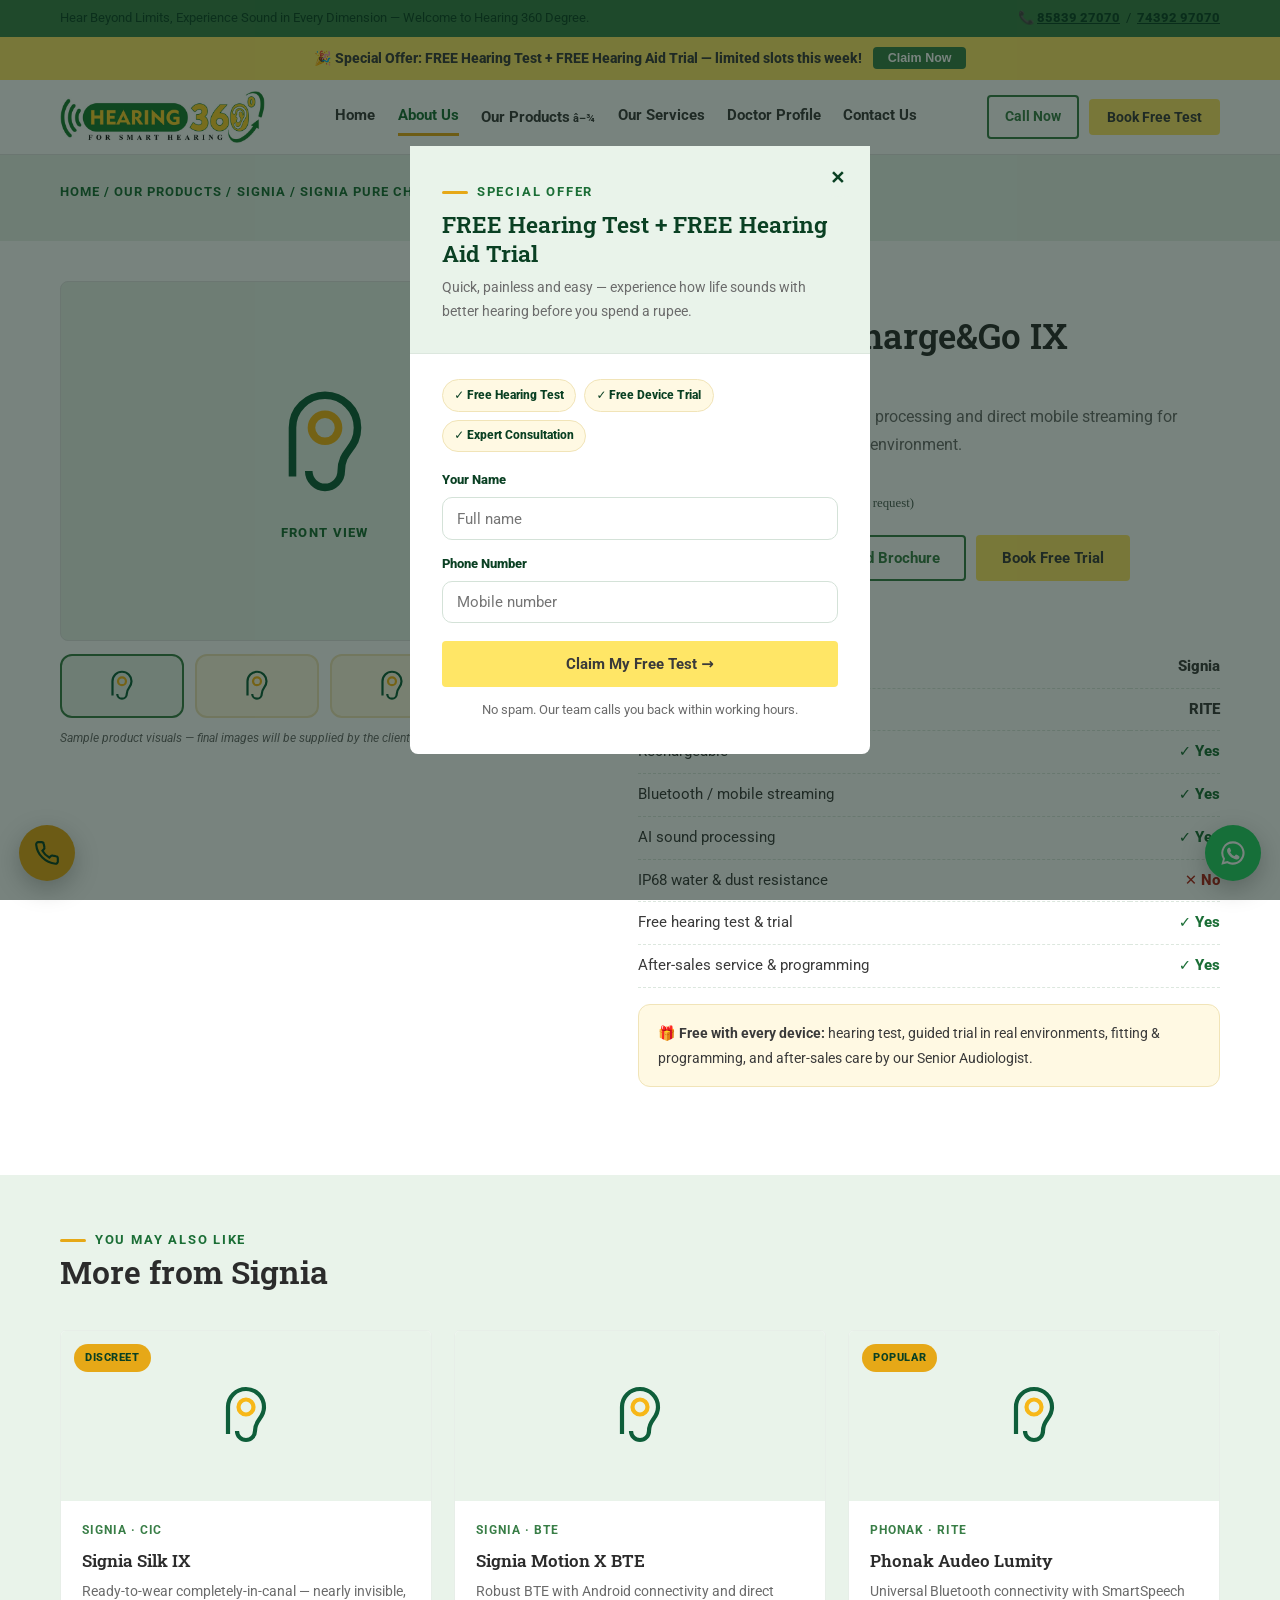
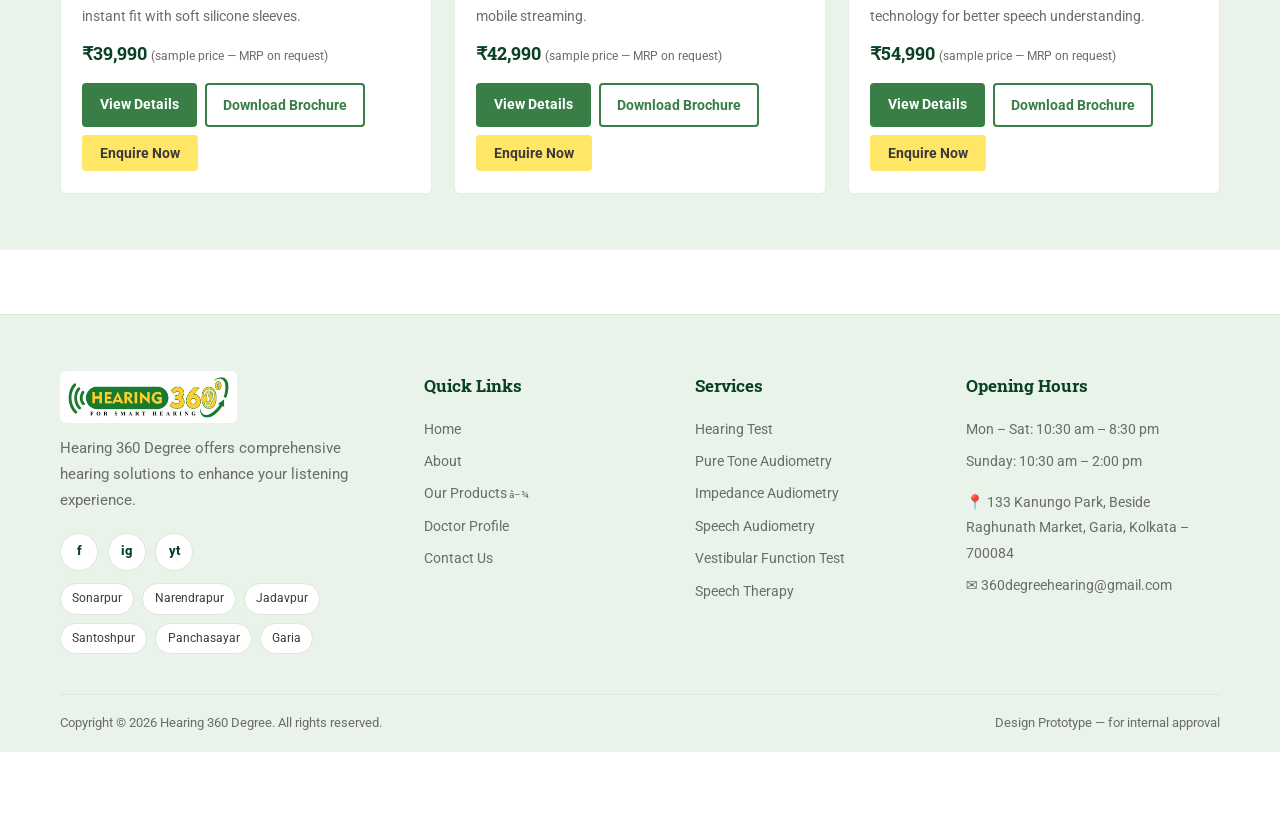
<file: product.html>
<!DOCTYPE html>
<html lang="en">
<head>
<meta charset="UTF-8">
<meta name="viewport" content="width=device-width, initial-scale=1.0">
<title>Product Details — Hearing 360 Degree</title>
<meta name="description" content="Product details, features and specifications — download the brochure or drop an inquiry.">
<link rel="preconnect" href="https://fonts.googleapis.com">
<link href="https://fonts.googleapis.com/css2?family=Roboto+Slab:wght@500;600;700&family=Roboto:wght@400;500;700;900&display=swap" rel="stylesheet">
<link rel="stylesheet" href="css/style.css">
</head>
<body>
<!-- Top bar -->
<div class="topbar">
  <div class="container">
    <span class="tag">Hear Beyond Limits, Experience Sound in Every Dimension — Welcome to Hearing 360 Degree.</span>
    <span>📞 <a href="tel:+918583927070">85839 27070</a> &nbsp;/&nbsp; <a href="tel:+917439297070">74392 97070</a></span>
  </div>
</div>


<div class="offer-ribbon"><span class="offer-text">🎉 Special Offer: FREE Hearing Test + FREE Hearing Aid Trial — limited slots this week!</span><button data-open-offer>Claim Now</button></div>
<!-- Header -->
<header class="header">
  <div class="container">
    <a class="brand" href="index.html" aria-label="Hearing 360 Degree">
      <img class="logo-img" src="images/logo.png" alt="Hearing 360 Degree — For Smart Hearing" width="200" height="56" loading="eager">
    </a>
    <nav class="nav" aria-label="Main">
      <a href="index.html">Home</a>
      <a href="about.html" class="active">About Us</a>
      <div class="dropdown">
        <a href="products.html">Our Products</a>
        <div class="drop-menu">
          <a href="products.html?company=Signia">Signia</a>
          <a href="products.html?company=Phonak">Phonak</a>
          <a href="products.html?company=ReSound">ReSound</a>
          <a href="products.html?company=Starkey">Starkey</a>
          <a href="products.html?company=Coselgi">Coselgi</a>
          <a href="products.html?company=Accessories">Accessories</a>
          <a class="all" href="products.html">View All Products →</a>
        </div>
      </div>
      <a href="services.html">Our Services</a>
      <a href="doctor.html">Doctor Profile</a>
      <a href="contact.html">Contact Us</a>
    </nav>
    <div class="header-cta">
      <a class="btn btn-outline btn-sm" href="tel:+918583927070">Call Now</a>
      <button class="btn btn-yellow btn-sm" data-inquiry="Free Hearing Test">Book Free Test</button>
      <button class="nav-toggle" aria-label="Menu" aria-expanded="false"><span></span><span></span><span></span></button>
    </div>
  </div>
</header>




<section class="page-hero" style="padding:1.6rem 0">
  <div class="container"><div class="crumbs" id="pdpCrumbs">Home / Our Products</div></div>
</section>

<section class="section" style="padding-top:2.5rem">
  <div class="container pdp-grid">
    <!-- Gallery -->
    <div class="reveal in">
      <div class="pdp-main" id="pdpMain"></div>
      <div class="pdp-thumbs" id="pdpThumbs"></div>
      <p style="font-size:.75rem;color:var(--ink-soft);margin-top:.6rem"><em>Sample product visuals — final images will be supplied by the client.</em></p>
    </div>
    <!-- Info -->
    <div class="reveal in">
      <span class="meta" id="pdpMeta" style="font-size:.78rem;font-weight:700;color:var(--green-500);letter-spacing:.08em;text-transform:uppercase"></span>
      <h1 id="pdpName" style="font-size:clamp(1.5rem,3vw,2.2rem);margin:.3rem 0 .6rem"></h1>
      <div class="stars" style="margin-bottom:.6rem">★★★★★ <span style="color:var(--ink-soft);font-size:.8rem;letter-spacing:0">(sample rating)</span></div>
      <p id="pdpDesc" style="color:var(--ink-soft)"></p>
      <div id="pdpPrice" style="font-family:var(--font-display);font-size:1.6rem;color:var(--green-900);font-weight:700;margin:1rem 0"></div>
      <div style="display:flex;gap:.6rem;flex-wrap:wrap;margin-bottom:1.6rem">
        <button class="btn btn-primary" id="pdpEnquire">Enquire Now</button>
        <button class="btn btn-outline" id="pdpDownload">Download Brochure</button>
        <button class="btn btn-yellow" data-inquiry="Free Hearing Aid Trial">Book Free Trial</button>
      </div>
      <h3 style="margin-bottom:.4rem">Key features &amp; facilities</h3>
      <table class="spec-table" id="pdpSpecs"></table>
      <div style="background:var(--yellow-050);border:1px solid #F1E4B8;border-radius:12px;padding:1rem 1.2rem;font-size:.88rem;margin-top:1rem">
        🎁 <b>Free with every device:</b> hearing test, guided trial in real environments, fitting &amp; programming, and after-sales care by our Senior Audiologist.
      </div>
    </div>
  </div>
</section>

<section class="section" style="background:var(--green-100);padding-top:3rem;padding-bottom:3.5rem">
  <div class="container">
    <div class="section-head"><span class="eyebrow">You may also like</span><h2 id="relTitle">More from this brand</h2></div>
    <div class="product-grid" id="relatedGrid"></div>
  </div>
</section>


<!-- Footer -->
<footer class="footer">
  <div class="container footer-top">
    <div>
      <img class="footer-logo" src="images/logo.png" alt="Hearing 360 Degree — For Smart Hearing" width="180" height="50" loading="lazy">
      <p class="about-txt">Hearing 360 Degree offers comprehensive hearing solutions to enhance your listening experience.</p>
      <div class="social">
        <a href="https://www.facebook.com/people/Hearing-360-Degree/61570909812845/" aria-label="Facebook">f</a>
        <a href="https://www.instagram.com/hearing360degree/" aria-label="Instagram">ig</a>
        <a href="https://www.youtube.com/@Hearing360Degree-kolkata" aria-label="YouTube">yt</a>
      </div>
      <div class="areas">
        <a href="#">Sonarpur</a><a href="#">Narendrapur</a><a href="#">Jadavpur</a><a href="#">Santoshpur</a><a href="#">Panchasayar</a><a href="#">Garia</a>
      </div>
    </div>
    <div>
      <h4>Quick Links</h4>
      <ul>
        <li><a href="index.html">Home</a></li>
        <li><a href="about.html">About</a></li>
        <li><div class="dropdown">
        <a href="products.html">Our Products</a>
        <div class="drop-menu">
          <a href="products.html?company=Signia">Signia</a>
          <a href="products.html?company=Phonak">Phonak</a>
          <a href="products.html?company=ReSound">ReSound</a>
          <a href="products.html?company=Starkey">Starkey</a>
          <a href="products.html?company=Coselgi">Coselgi</a>
          <a href="products.html?company=Accessories">Accessories</a>
          <a class="all" href="products.html">View All Products →</a>
        </div>
      </div></li>
        <li><a href="doctor.html">Doctor Profile</a></li>
        <li><a href="contact.html">Contact Us</a></li>
      </ul>
    </div>
    <div>
      <h4>Services</h4>
      <ul>
        <li><a href="services.html">Hearing Test</a></li>
        <li><a href="services.html">Pure Tone Audiometry</a></li>
        <li><a href="services.html">Impedance Audiometry</a></li>
        <li><a href="services.html">Speech Audiometry</a></li>
        <li><a href="services.html">Vestibular Function Test</a></li>
        <li><a href="services.html#speech">Speech Therapy</a></li>
      </ul>
    </div>
    <div>
      <h4>Opening Hours</h4>
      <ul>
        <li>Mon – Sat: 10:30 am – 8:30 pm</li>
        <li>Sunday: 10:30 am – 2:00 pm</li>
        <li style="margin-top:1rem">📍 133 Kanungo Park, Beside Raghunath Market, Garia, Kolkata – 700084</li>
        <li>✉️ <a href="mailto:360degreehearing@gmail.com">360degreehearing@gmail.com</a></li>
      </ul>
    </div>
  </div>
  <div class="container footer-bottom">
    <span>Copyright © 2026 Hearing 360 Degree. All rights reserved.</span>
    <span>Design Prototype — for internal approval</span>
  </div>
</footer>

<!-- Floating actions -->
<a class="float-wa" href="https://wa.me/918583927070" aria-label="WhatsApp us">
  <svg width="28" height="28" viewBox="0 0 24 24" fill="#fff"><path d="M12 2a10 10 0 00-8.6 15.1L2 22l5-1.3A10 10 0 1012 2zm0 18.2c-1.5 0-3-.4-4.3-1.2l-.3-.2-3 .8.8-2.9-.2-.3A8.2 8.2 0 1112 20.2zm4.5-6.1c-.2-.1-1.5-.7-1.7-.8-.2-.1-.4-.1-.5.1-.2.2-.6.8-.8 1-.1.2-.3.2-.5.1a6.7 6.7 0 01-3.3-2.9c-.3-.4 0-.5.2-.7l.4-.5c.1-.2.1-.3 0-.5l-.8-1.9c-.2-.5-.4-.4-.5-.4h-.5c-.2 0-.5.1-.7.3-.2.3-.9.9-.9 2.2s.9 2.6 1.1 2.7c.1.2 1.9 2.9 4.6 4 .6.3 1.1.4 1.5.6.6.2 1.2.2 1.6.1.5-.1 1.5-.6 1.7-1.2.2-.6.2-1.1.2-1.2-.1-.1-.2-.2-.5-.3z"/></svg>
</a>
<a class="float-call" href="tel:+918583927070" aria-label="Call now">
  <svg width="26" height="26" viewBox="0 0 24 24" fill="none" stroke="currentColor" stroke-width="2"><path d="M22 16.9v3a2 2 0 01-2.2 2A19.8 19.8 0 012 4.2 2 2 0 014 2h3a2 2 0 012 1.7l.6 3a2 2 0 01-.5 1.9l-1.3 1.3a16 16 0 006.3 6.3l1.3-1.3a2 2 0 011.9-.5l3 .6a2 2 0 011.7 2z"/></svg>
</a>

<!-- Inquiry Modal -->
<div class="modal" id="inquiryModal" role="dialog" aria-modal="true" aria-labelledby="inqTitle">
  <div class="modal-box">
    <button class="modal-close" aria-label="Close">✕</button>
    <h3 id="inqTitle">Drop an Inquiry</h3>
    <p class="sub">Fill in your details and our team will get back to you shortly. Your inquiry opens directly in WhatsApp.</p>
    <form id="inquiryForm">
      <input type="hidden" name="product" id="inqProduct">
      <div class="field" style="margin-bottom:.9rem"><label>Your Name</label><input name="name" required placeholder="Full name"></div>
      <div class="field" style="margin-bottom:.9rem"><label>Phone Number</label><input name="phone" type="tel" required placeholder="Mobile number"></div>
      <div class="field" style="margin-bottom:1.2rem"><label>Message</label><textarea name="message" rows="3" placeholder="Tell us what you need"></textarea></div>
      <button class="btn btn-primary" type="submit" style="width:100%">Send Inquiry via WhatsApp</button>
    </form>
  </div>
</div>


<!-- Sticky mobile CTA -->
<div class="mobile-cta">
  <a class="btn btn-yellow" href="tel:+918583927070">📞 Call Now</a>
  <button class="btn btn-primary" data-inquiry="Free Hearing Test">Book Free Test</button>
</div>

<!-- Auto Special Offer popup -->
<div class="modal popup-offer" id="offerPopup" role="dialog" aria-modal="true" aria-labelledby="offerTitle">
  <div class="modal-box">
    <button class="modal-close" aria-label="Close">✕</button>
    <div class="popup-head">
      <span class="burst"></span>
      <span class="eyebrow">Special Offer</span>
      <h3 id="offerTitle">FREE Hearing Test + FREE Hearing Aid Trial</h3>
      <p>Quick, painless and easy — experience how life sounds with better hearing before you spend a rupee.</p>
    </div>
    <div class="popup-body">
      <div class="popup-perks">
        <span>✓ Free Hearing Test</span><span>✓ Free Device Trial</span><span>✓ Expert Consultation</span>
      </div>
      <form id="offerForm">
        <div class="field" style="margin-bottom:.8rem"><label>Your Name</label><input name="name" required placeholder="Full name"></div>
        <div class="field" style="margin-bottom:1.1rem"><label>Phone Number</label><input name="phone" type="tel" required placeholder="Mobile number"></div>
        <button class="btn btn-yellow" type="submit" style="width:100%">Claim My Free Test →</button>
        <p class="form-note" style="text-align:center">No spam. Our team calls you back within working hours.</p>
      </form>
    </div>
  </div>
</div>

<script src="js/products-data.js"></script>
<script src="js/product-detail.js"></script>
<script src="js/main.js"></script>
</body>
</html>
</file>
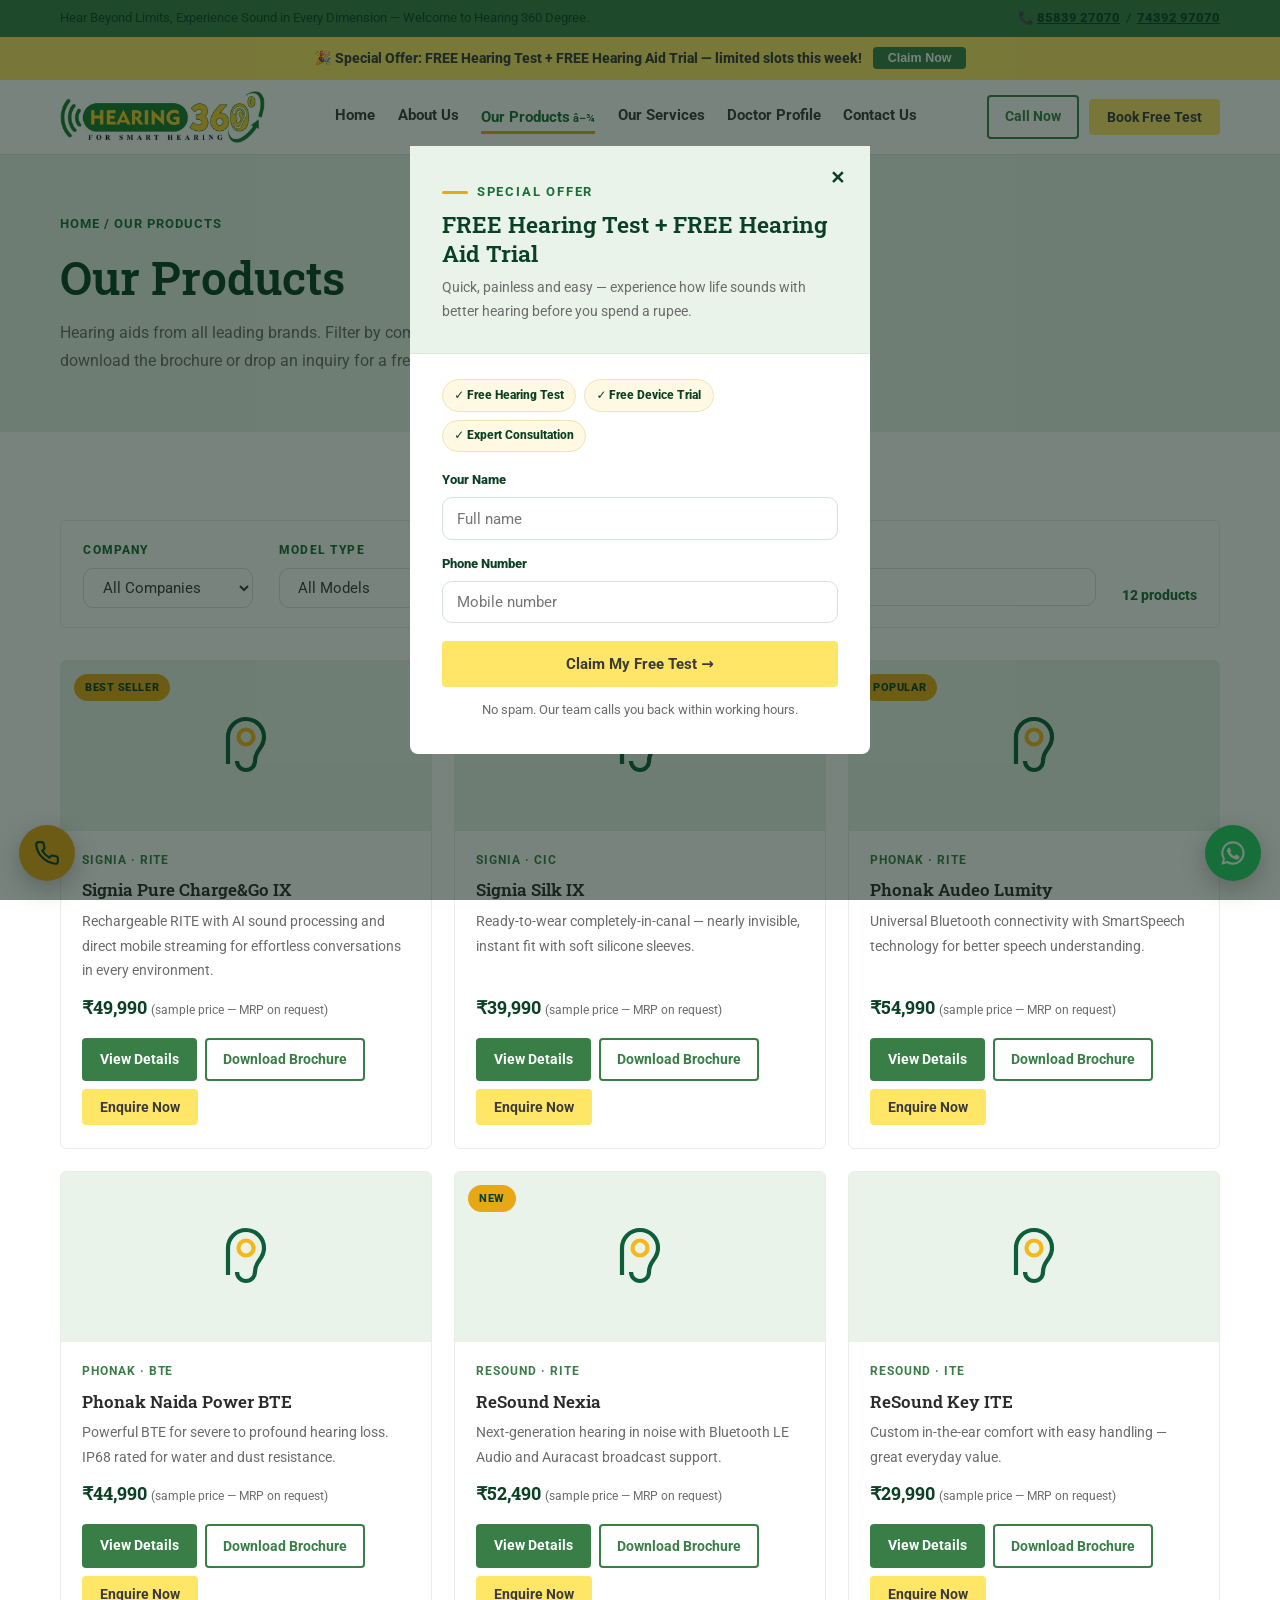
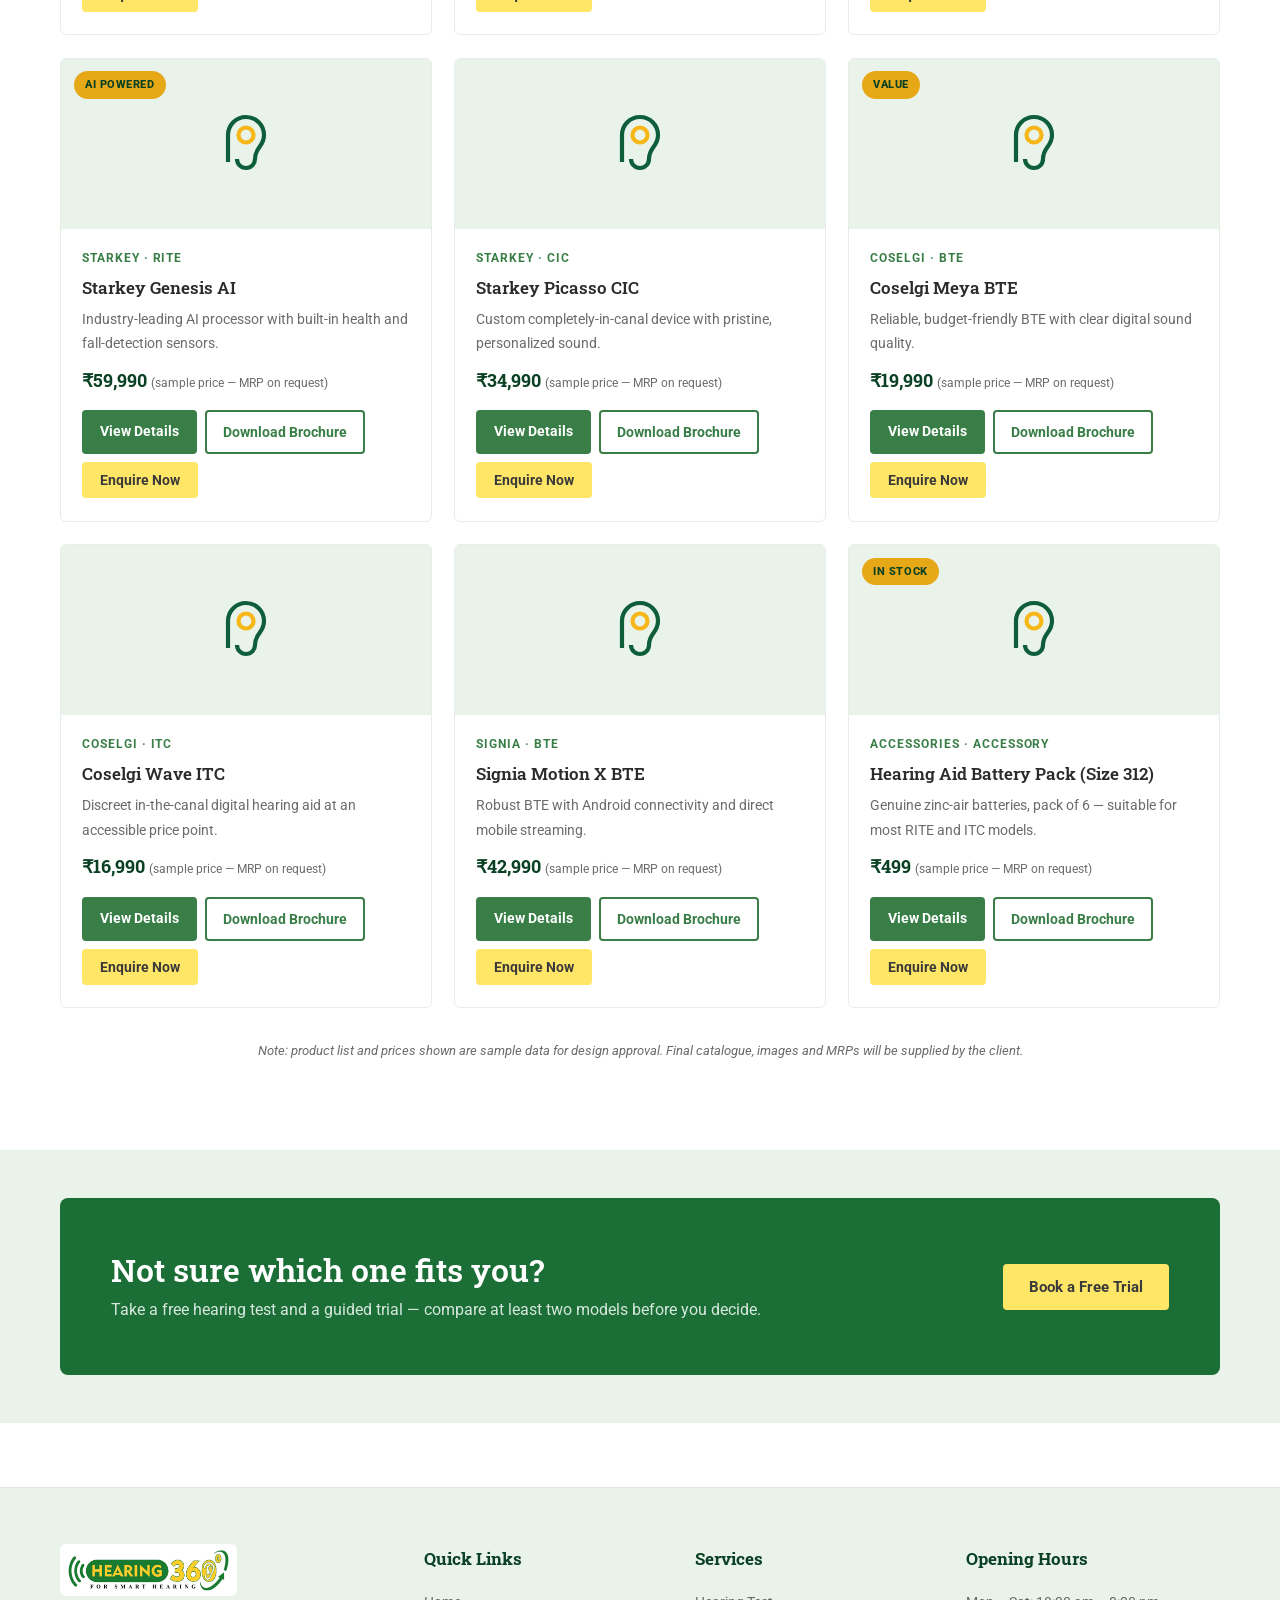
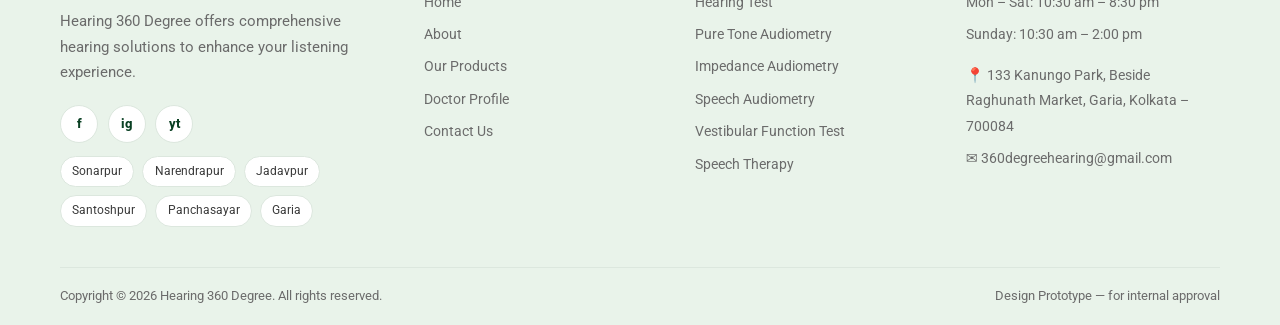
<file: products.html>
<!DOCTYPE html>
<html lang="en">
<head>
<meta charset="UTF-8">
<meta name="viewport" content="width=device-width, initial-scale=1.0">
<title>Our Products — Hearing Aids by Company, Model & Technology | Hearing 360 Degree</title>
<meta name="description" content="Browse hearing aids from Signia, Phonak, ReSound, Starkey and Coselgi. Filter by model and technology. Buy, download brochures or inquire.">
<link rel="preconnect" href="https://fonts.googleapis.com">
<link href="https://fonts.googleapis.com/css2?family=Roboto+Slab:wght@500;600;700&family=Roboto:wght@400;500;700;900&display=swap" rel="stylesheet">
<link rel="stylesheet" href="css/style.css">
</head>
<body>
<!-- Top bar -->
<div class="topbar">
  <div class="container">
    <span class="tag">Hear Beyond Limits, Experience Sound in Every Dimension — Welcome to Hearing 360 Degree.</span>
    <span>📞 <a href="tel:+918583927070">85839 27070</a> &nbsp;/&nbsp; <a href="tel:+917439297070">74392 97070</a></span>
  </div>
</div>


<div class="offer-ribbon"><span class="offer-text">🎉 Special Offer: FREE Hearing Test + FREE Hearing Aid Trial — limited slots this week!</span><button data-open-offer>Claim Now</button></div>
<!-- Header -->
<header class="header">
  <div class="container">
    <a class="brand" href="index.html" aria-label="Hearing 360 Degree">
      <img class="logo-img" src="images/logo.png" alt="Hearing 360 Degree — For Smart Hearing" width="200" height="56" loading="eager">
    </a>
    <nav class="nav" aria-label="Main">
      <a href="index.html">Home</a>
      <a href="about.html">About Us</a>
      <div class="dropdown">
        <a href="products.html" class="active">Our Products</a>
        <div class="drop-menu">
          <a href="products.html?company=Signia">Signia</a>
          <a href="products.html?company=Phonak">Phonak</a>
          <a href="products.html?company=ReSound">ReSound</a>
          <a href="products.html?company=Starkey">Starkey</a>
          <a href="products.html?company=Coselgi">Coselgi</a>
          <a href="products.html?company=Accessories">Accessories</a>
          <a class="all" href="products.html">View All Products →</a>
        </div>
      </div>
      <a href="services.html">Our Services</a>
      <a href="doctor.html">Doctor Profile</a>
      <a href="contact.html">Contact Us</a>
    </nav>
    <div class="header-cta">
      <a class="btn btn-outline btn-sm" href="tel:+918583927070">Call Now</a>
      <button class="btn btn-yellow btn-sm" data-inquiry="Free Hearing Test">Book Free Test</button>
      <button class="nav-toggle" aria-label="Menu" aria-expanded="false"><span></span><span></span><span></span></button>
    </div>
  </div>
</header>



<section class="page-hero">
  <div class="container">
    <div class="crumbs">Home / Our Products</div>
    <h1 id="plpTitle">Our Products</h1>
    <p id="plpSub">Hearing aids from all leading brands. Filter by company, model type or technology — then download the brochure or drop an inquiry for a free trial.</p>
  </div>
</section>

<section class="section">
  <div class="container">
    <div class="filters reveal">
      <div class="filter-group">
        <label for="fCompany">Company</label>
        <select id="fCompany">
          <option value="">All Companies</option>
          <option>Signia</option><option>Phonak</option><option>ReSound</option><option>Starkey</option><option>Coselgi</option><option>Accessories</option>
        </select>
      </div>
      <div class="filter-group">
        <label for="fType">Model Type</label>
        <select id="fType">
          <option value="">All Models</option>
          <option>BTE</option><option>RITE</option><option>ITE</option><option>ITC</option><option>CIC</option><option>Accessory</option>
        </select>
      </div>
      <div class="filter-group">
        <label for="fTech">Technology</label>
        <select id="fTech">
          <option value="">All Technology</option>
          <option value="rechargeable">Rechargeable</option>
          <option value="bluetooth">Bluetooth / Streaming</option>
          <option value="ai">AI Technology</option>
          <option value="ip68">IP68 Water Resistant</option>
        </select>
      </div>
      <div class="filter-group" style="flex:1;min-width:200px">
        <label for="fSearch">Search</label>
        <input type="search" id="fSearch" placeholder="Search products…">
      </div>
      <div class="filter-group" style="justify-content:flex-end">
        <label>&nbsp;</label>
        <span id="resultCount" style="font-weight:800;color:var(--green-700);font-size:.9rem"></span>
      </div>
    </div>

    <div class="product-grid" id="productGrid"><!-- rendered from js/products-data.js --></div>
    <p class="no-results" id="noResults">No products match these filters. Try clearing a filter or <button class="link" data-inquiry="Product not listed" style="background:none;border:0;cursor:pointer;padding:0;font:inherit;color:var(--green-700);font-weight:700">drop an inquiry</button> — we stock all leading brands.</p>
    <p style="font-size:.8rem;color:var(--ink-soft);margin-top:2rem;text-align:center"><em>Note: product list and prices shown are sample data for design approval. Final catalogue, images and MRPs will be supplied by the client.</em></p>
  </div>
</section>

<section class="section" style="background:var(--green-100);padding-top:3rem;padding-bottom:3rem">
  <div class="container">
    <div class="cta-band reveal" style="background:var(--green-700)">
      <div><h2 style="color:#fff">Not sure which one fits you?</h2><p style="color:#D6E8DD">Take a free hearing test and a guided trial — compare at least two models before you decide.</p></div>
      <button class="btn btn-yellow" data-inquiry="Free Hearing Aid Trial">Book a Free Trial</button>
    </div>
  </div>
</section>


<!-- Footer -->
<footer class="footer">
  <div class="container footer-top">
    <div>
      <img class="footer-logo" src="images/logo.png" alt="Hearing 360 Degree — For Smart Hearing" width="180" height="50" loading="lazy">
      <p class="about-txt">Hearing 360 Degree offers comprehensive hearing solutions to enhance your listening experience.</p>
      <div class="social">
        <a href="https://www.facebook.com/people/Hearing-360-Degree/61570909812845/" aria-label="Facebook">f</a>
        <a href="https://www.instagram.com/hearing360degree/" aria-label="Instagram">ig</a>
        <a href="https://www.youtube.com/@Hearing360Degree-kolkata" aria-label="YouTube">yt</a>
      </div>
      <div class="areas">
        <a href="#">Sonarpur</a><a href="#">Narendrapur</a><a href="#">Jadavpur</a><a href="#">Santoshpur</a><a href="#">Panchasayar</a><a href="#">Garia</a>
      </div>
    </div>
    <div>
      <h4>Quick Links</h4>
      <ul>
        <li><a href="index.html">Home</a></li>
        <li><a href="about.html">About</a></li>
        <li><a href="products.html">Our Products</a></li>
        <li><a href="doctor.html">Doctor Profile</a></li>
        <li><a href="contact.html">Contact Us</a></li>
      </ul>
    </div>
    <div>
      <h4>Services</h4>
      <ul>
        <li><a href="services.html">Hearing Test</a></li>
        <li><a href="services.html">Pure Tone Audiometry</a></li>
        <li><a href="services.html">Impedance Audiometry</a></li>
        <li><a href="services.html">Speech Audiometry</a></li>
        <li><a href="services.html">Vestibular Function Test</a></li>
        <li><a href="services.html#speech">Speech Therapy</a></li>
      </ul>
    </div>
    <div>
      <h4>Opening Hours</h4>
      <ul>
        <li>Mon – Sat: 10:30 am – 8:30 pm</li>
        <li>Sunday: 10:30 am – 2:00 pm</li>
        <li style="margin-top:1rem">📍 133 Kanungo Park, Beside Raghunath Market, Garia, Kolkata – 700084</li>
        <li>✉️ <a href="mailto:360degreehearing@gmail.com">360degreehearing@gmail.com</a></li>
      </ul>
    </div>
  </div>
  <div class="container footer-bottom">
    <span>Copyright © 2026 Hearing 360 Degree. All rights reserved.</span>
    <span>Design Prototype — for internal approval</span>
  </div>
</footer>

<!-- Floating actions -->
<a class="float-wa" href="https://wa.me/918583927070" aria-label="WhatsApp us">
  <svg width="28" height="28" viewBox="0 0 24 24" fill="#fff"><path d="M12 2a10 10 0 00-8.6 15.1L2 22l5-1.3A10 10 0 1012 2zm0 18.2c-1.5 0-3-.4-4.3-1.2l-.3-.2-3 .8.8-2.9-.2-.3A8.2 8.2 0 1112 20.2zm4.5-6.1c-.2-.1-1.5-.7-1.7-.8-.2-.1-.4-.1-.5.1-.2.2-.6.8-.8 1-.1.2-.3.2-.5.1a6.7 6.7 0 01-3.3-2.9c-.3-.4 0-.5.2-.7l.4-.5c.1-.2.1-.3 0-.5l-.8-1.9c-.2-.5-.4-.4-.5-.4h-.5c-.2 0-.5.1-.7.3-.2.3-.9.9-.9 2.2s.9 2.6 1.1 2.7c.1.2 1.9 2.9 4.6 4 .6.3 1.1.4 1.5.6.6.2 1.2.2 1.6.1.5-.1 1.5-.6 1.7-1.2.2-.6.2-1.1.2-1.2-.1-.1-.2-.2-.5-.3z"/></svg>
</a>
<a class="float-call" href="tel:+918583927070" aria-label="Call now">
  <svg width="26" height="26" viewBox="0 0 24 24" fill="none" stroke="currentColor" stroke-width="2"><path d="M22 16.9v3a2 2 0 01-2.2 2A19.8 19.8 0 012 4.2 2 2 0 014 2h3a2 2 0 012 1.7l.6 3a2 2 0 01-.5 1.9l-1.3 1.3a16 16 0 006.3 6.3l1.3-1.3a2 2 0 011.9-.5l3 .6a2 2 0 011.7 2z"/></svg>
</a>

<!-- Inquiry Modal -->
<div class="modal" id="inquiryModal" role="dialog" aria-modal="true" aria-labelledby="inqTitle">
  <div class="modal-box">
    <button class="modal-close" aria-label="Close">✕</button>
    <h3 id="inqTitle">Drop an Inquiry</h3>
    <p class="sub">Fill in your details and our team will get back to you shortly. Your inquiry opens directly in WhatsApp.</p>
    <form id="inquiryForm">
      <input type="hidden" name="product" id="inqProduct">
      <div class="field" style="margin-bottom:.9rem"><label>Your Name</label><input name="name" required placeholder="Full name"></div>
      <div class="field" style="margin-bottom:.9rem"><label>Phone Number</label><input name="phone" type="tel" required placeholder="Mobile number"></div>
      <div class="field" style="margin-bottom:1.2rem"><label>Message</label><textarea name="message" rows="3" placeholder="Tell us what you need"></textarea></div>
      <button class="btn btn-primary" type="submit" style="width:100%">Send Inquiry via WhatsApp</button>
    </form>
  </div>
</div>


<!-- Sticky mobile CTA -->
<div class="mobile-cta">
  <a class="btn btn-yellow" href="tel:+918583927070">📞 Call Now</a>
  <button class="btn btn-primary" data-inquiry="Free Hearing Test">Book Free Test</button>
</div>

<!-- Auto Special Offer popup -->
<div class="modal popup-offer" id="offerPopup" role="dialog" aria-modal="true" aria-labelledby="offerTitle">
  <div class="modal-box">
    <button class="modal-close" aria-label="Close">✕</button>
    <div class="popup-head">
      <span class="burst"></span>
      <span class="eyebrow">Special Offer</span>
      <h3 id="offerTitle">FREE Hearing Test + FREE Hearing Aid Trial</h3>
      <p>Quick, painless and easy — experience how life sounds with better hearing before you spend a rupee.</p>
    </div>
    <div class="popup-body">
      <div class="popup-perks">
        <span>✓ Free Hearing Test</span><span>✓ Free Device Trial</span><span>✓ Expert Consultation</span>
      </div>
      <form id="offerForm">
        <div class="field" style="margin-bottom:.8rem"><label>Your Name</label><input name="name" required placeholder="Full name"></div>
        <div class="field" style="margin-bottom:1.1rem"><label>Phone Number</label><input name="phone" type="tel" required placeholder="Mobile number"></div>
        <button class="btn btn-yellow" type="submit" style="width:100%">Claim My Free Test →</button>
        <p class="form-note" style="text-align:center">No spam. Our team calls you back within working hours.</p>
      </form>
    </div>
  </div>
</div>


<script src="js/products-data.js"></script>
<script>
  document.getElementById("productGrid").innerHTML = PRODUCTS.map(productCard).join("");
  // Brand-focused page: rewrite hero when ?company= is set
  (function(){
    const co = new URLSearchParams(location.search).get("company");
    if (!co || !BRAND_INFO[co]) return;
    document.getElementById("plpTitle").textContent = co === "Accessories" ? "Accessories & Batteries" : co + " Hearing Aids";
    document.getElementById("plpSub").textContent = BRAND_INFO[co];
    document.title = co + " — Our Products | Hearing 360 Degree";
    document.querySelector(".crumbs").textContent = "Home / Our Products / " + co;
  })();
</script>
<script src="js/main.js"></script>
</body>
</html>
</file>
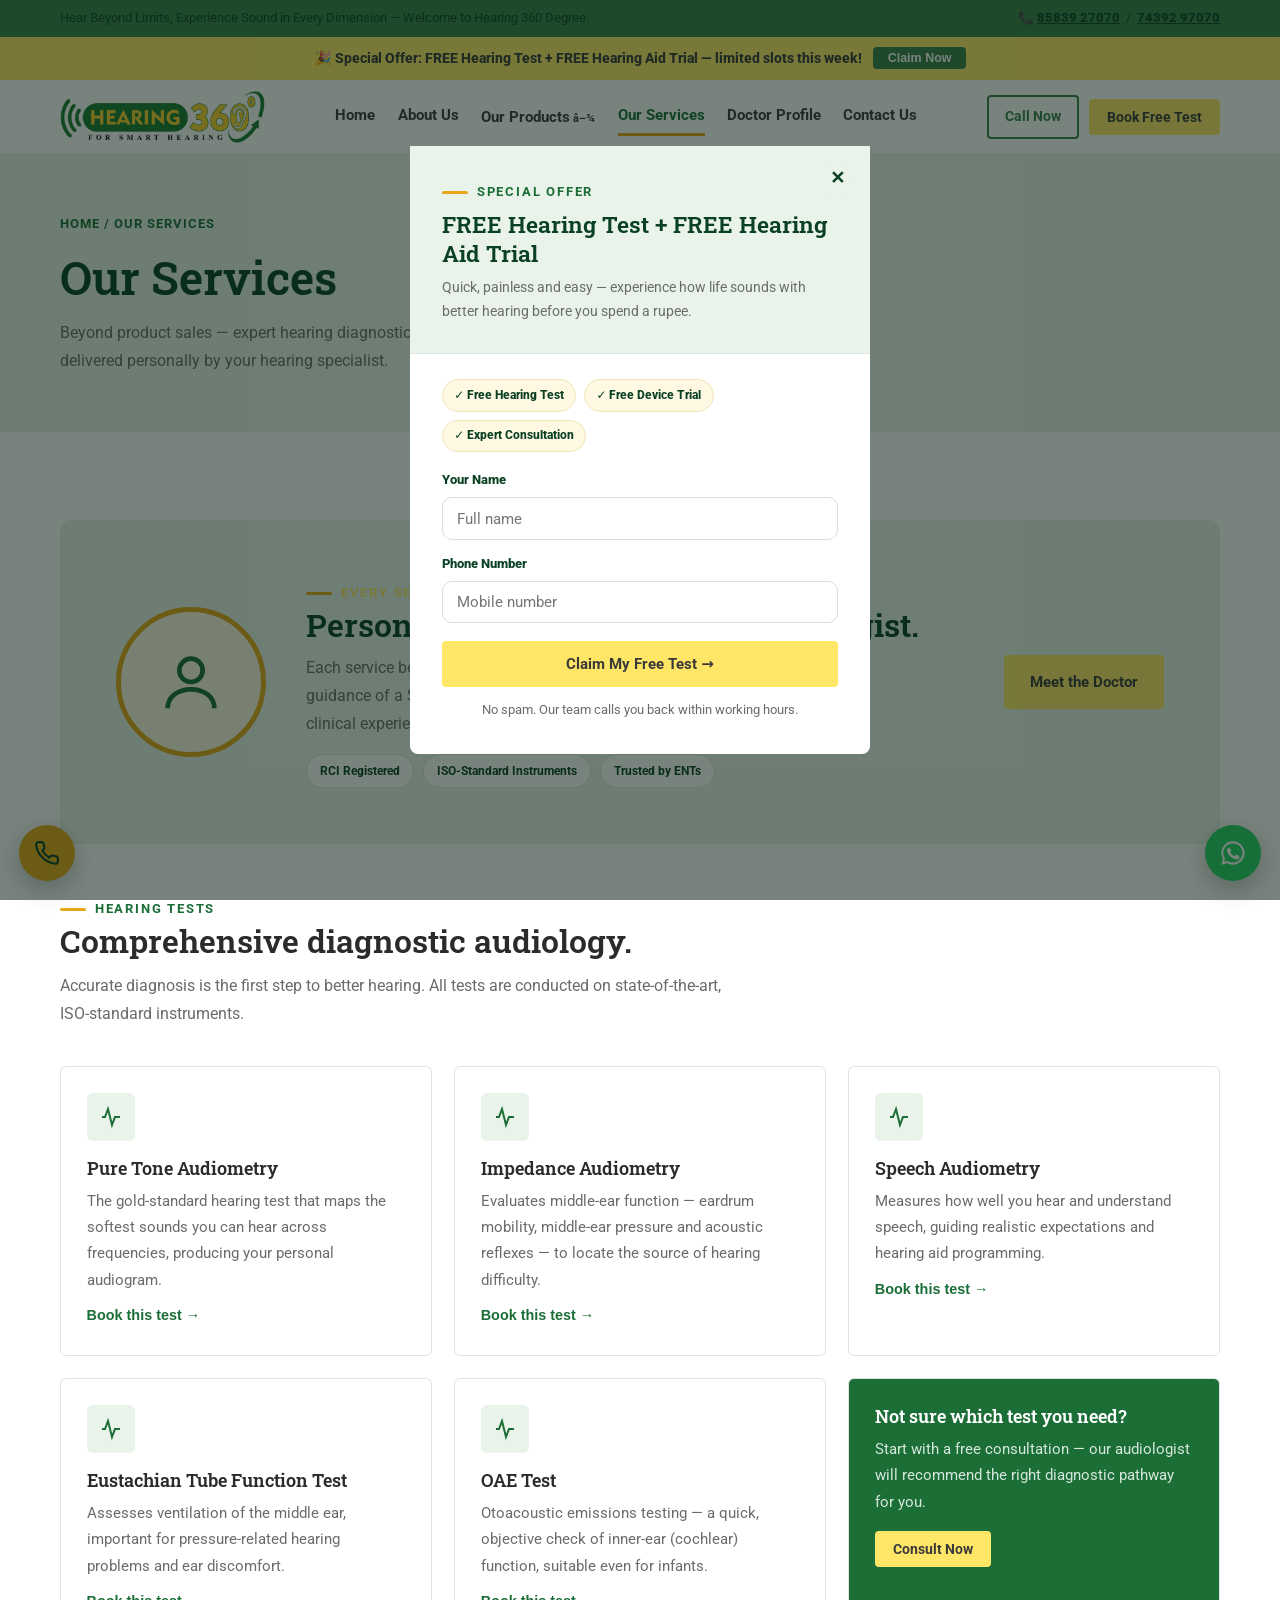
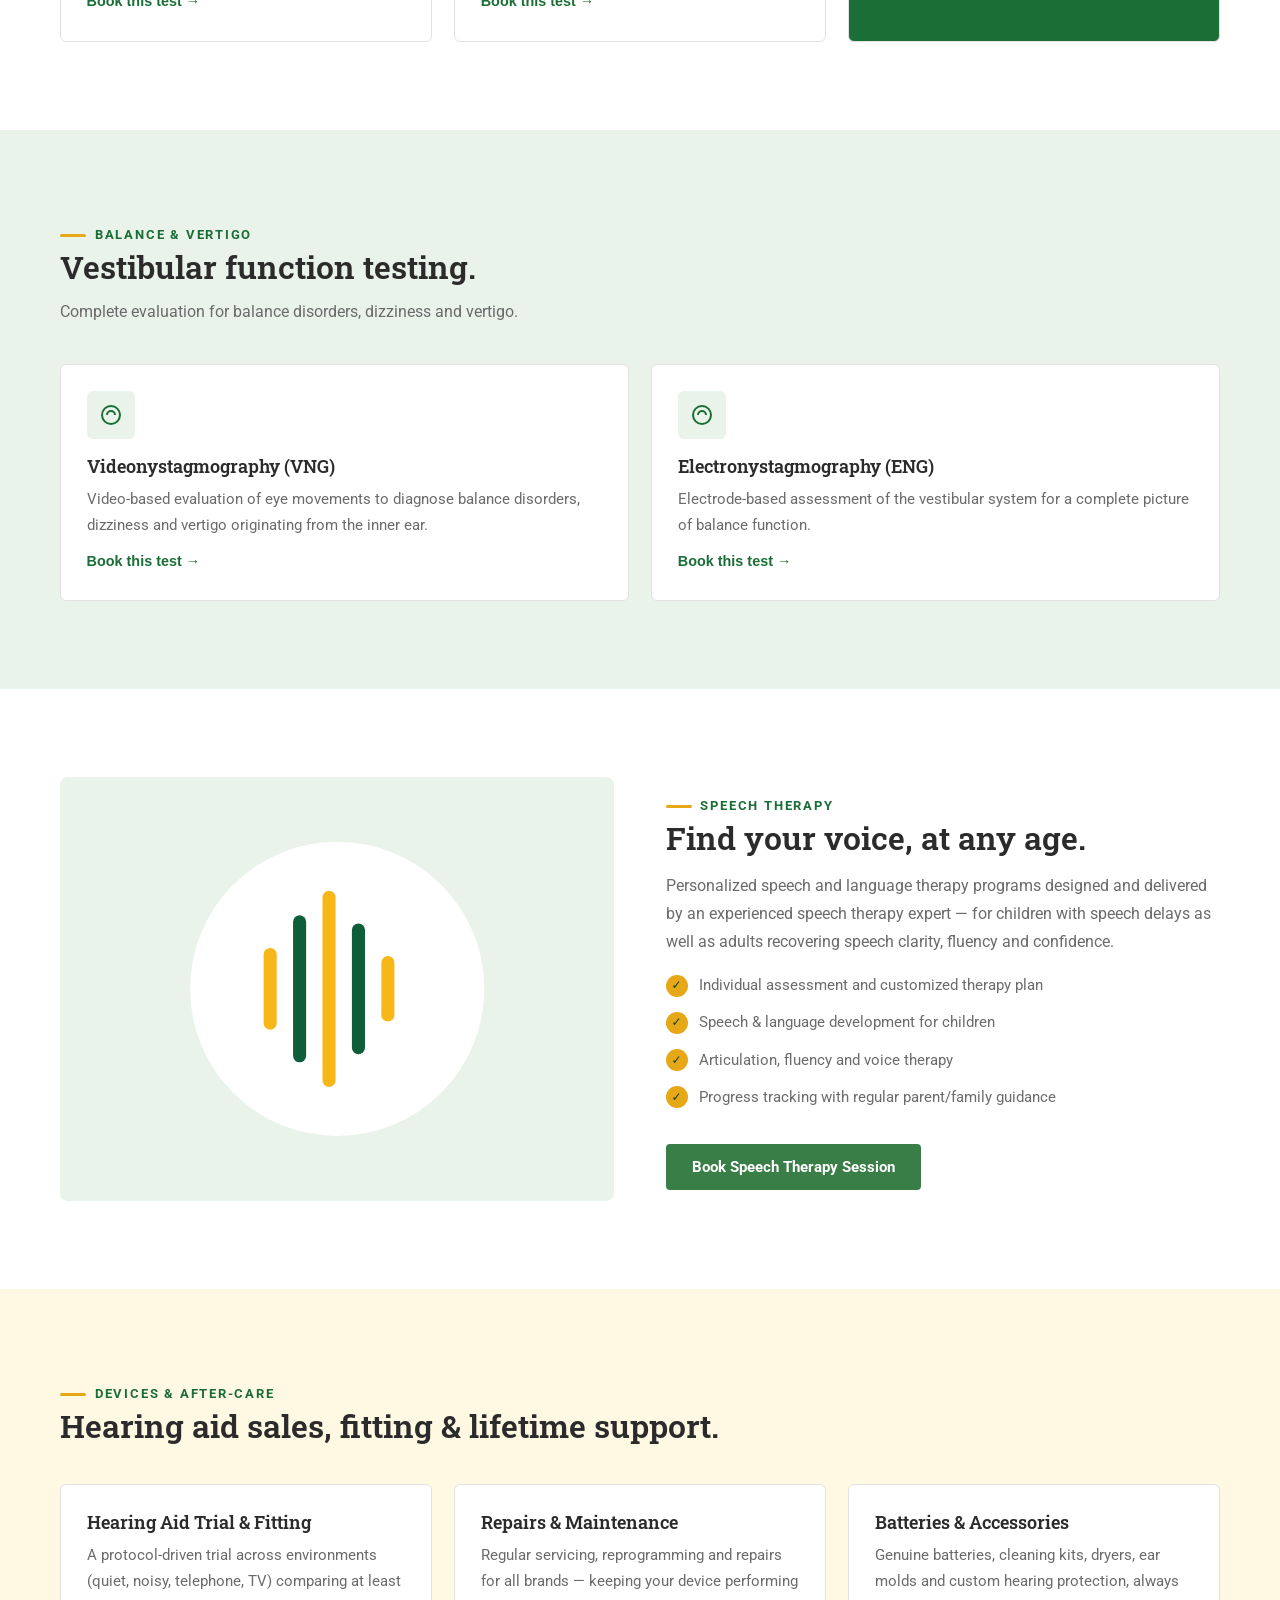
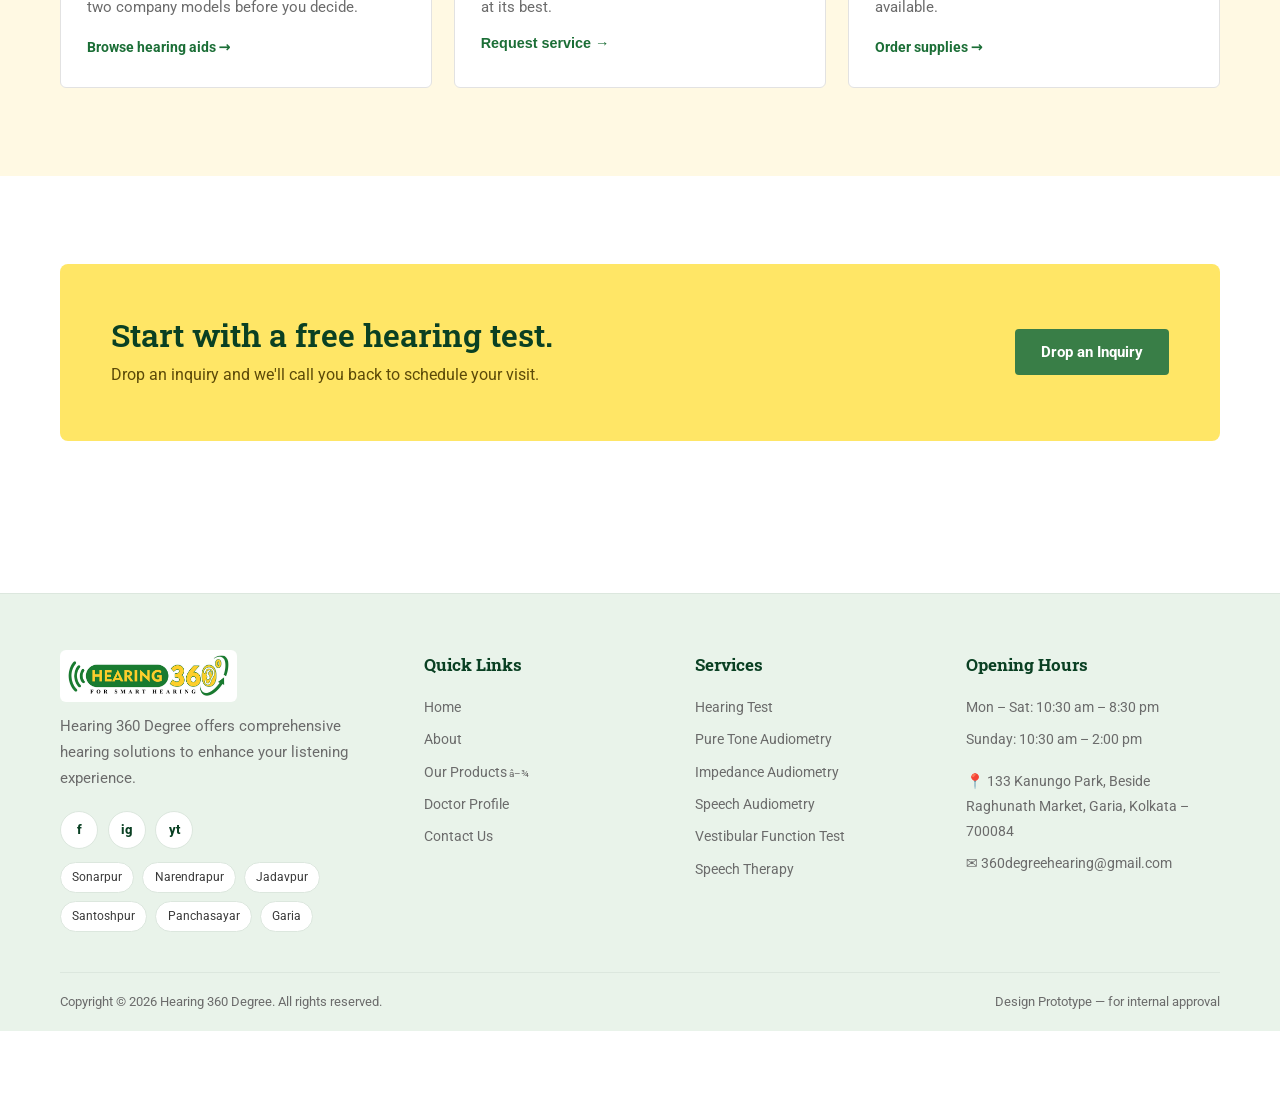
<file: services.html>
<!DOCTYPE html>
<html lang="en">
<head>
<meta charset="UTF-8">
<meta name="viewport" content="width=device-width, initial-scale=1.0">
<title>Our Services — Hearing Tests, Vestibular Testing & Speech Therapy | Hearing 360 Degree</title>
<meta name="description" content="Hearing diagnostics, vestibular function testing and speech therapy in Kolkata by a Senior Audiologist.">
<link rel="preconnect" href="https://fonts.googleapis.com">
<link href="https://fonts.googleapis.com/css2?family=Roboto+Slab:wght@500;600;700&family=Roboto:wght@400;500;700;900&display=swap" rel="stylesheet">
<link rel="stylesheet" href="css/style.css">
</head>
<body>
<!-- Top bar -->
<div class="topbar">
  <div class="container">
    <span class="tag">Hear Beyond Limits, Experience Sound in Every Dimension — Welcome to Hearing 360 Degree.</span>
    <span>📞 <a href="tel:+918583927070">85839 27070</a> &nbsp;/&nbsp; <a href="tel:+917439297070">74392 97070</a></span>
  </div>
</div>


<div class="offer-ribbon"><span class="offer-text">🎉 Special Offer: FREE Hearing Test + FREE Hearing Aid Trial — limited slots this week!</span><button data-open-offer>Claim Now</button></div>
<!-- Header -->
<header class="header">
  <div class="container">
    <a class="brand" href="index.html" aria-label="Hearing 360 Degree">
      <img class="logo-img" src="images/logo.png" alt="Hearing 360 Degree — For Smart Hearing" width="200" height="56" loading="eager">
    </a>
    <nav class="nav" aria-label="Main">
      <a href="index.html">Home</a>
      <a href="about.html">About Us</a>
      <div class="dropdown">
        <a href="products.html">Our Products</a>
        <div class="drop-menu">
          <a href="products.html?company=Signia">Signia</a>
          <a href="products.html?company=Phonak">Phonak</a>
          <a href="products.html?company=ReSound">ReSound</a>
          <a href="products.html?company=Starkey">Starkey</a>
          <a href="products.html?company=Coselgi">Coselgi</a>
          <a href="products.html?company=Accessories">Accessories</a>
          <a class="all" href="products.html">View All Products →</a>
        </div>
      </div>
      <a href="services.html" class="active">Our Services</a>
      <a href="doctor.html">Doctor Profile</a>
      <a href="contact.html">Contact Us</a>
    </nav>
    <div class="header-cta">
      <a class="btn btn-outline btn-sm" href="tel:+918583927070">Call Now</a>
      <button class="btn btn-yellow btn-sm" data-inquiry="Free Hearing Test">Book Free Test</button>
      <button class="nav-toggle" aria-label="Menu" aria-expanded="false"><span></span><span></span><span></span></button>
    </div>
  </div>
</header>



<section class="page-hero">
  <div class="container">
    <div class="crumbs">Home / Our Services</div>
    <h1>Our Services</h1>
    <p>Beyond product sales — expert hearing diagnostics, consultations and speech therapy, delivered personally by your hearing specialist.</p>
  </div>
</section>

<section class="section">
  <div class="container">
    <div class="doctor-band reveal" style="margin-bottom:3rem">
      <div class="avatar"><svg width="70" height="70" viewBox="0 0 24 24" fill="none" stroke="currentColor" stroke-width="1.6"><circle cx="12" cy="8" r="4"/><path d="M4 21c0-4 3.6-6.5 8-6.5s8 2.5 8 6.5"/></svg></div>
      <div>
        <span class="eyebrow" style="color:var(--yellow-300)">Every Service, One Expert</span>
        <h2>Personal care from a Senior Audiologist.</h2>
        <p>Each service below is planned, performed and reviewed under the personal guidance of a Senior Audiologist &amp; Speech Therapy Expert with 20 years of clinical experience.</p>
        <div class="badge-row"><span class="badge">RCI Registered</span><span class="badge">ISO-Standard Instruments</span><span class="badge">Trusted by ENTs</span></div>
      </div>
      <a class="btn btn-yellow" href="doctor.html">Meet the Doctor</a>
    </div>

    <div class="section-head reveal">
      <span class="eyebrow">Hearing Tests</span>
      <h2>Comprehensive diagnostic audiology.</h2>
      <p>Accurate diagnosis is the first step to better hearing. All tests are conducted on state-of-the-art, ISO-standard instruments.</p>
    </div>
    <div class="grid-3"><div class="card reveal"><div class="icon"><svg width="24" height="24" viewBox="0 0 24 24" fill="none" stroke="currentColor" stroke-width="2"><path d="M3 12h3l3-8 4 16 3-8h5"/></svg></div><h3>Pure Tone Audiometry</h3><p>The gold-standard hearing test that maps the softest sounds you can hear across frequencies, producing your personal audiogram.</p><button class="link" data-inquiry="Pure Tone Audiometry" style="background:none;border:0;cursor:pointer;padding:0">Book this test →</button></div><div class="card reveal"><div class="icon"><svg width="24" height="24" viewBox="0 0 24 24" fill="none" stroke="currentColor" stroke-width="2"><path d="M3 12h3l3-8 4 16 3-8h5"/></svg></div><h3>Impedance Audiometry</h3><p>Evaluates middle-ear function — eardrum mobility, middle-ear pressure and acoustic reflexes — to locate the source of hearing difficulty.</p><button class="link" data-inquiry="Impedance Audiometry" style="background:none;border:0;cursor:pointer;padding:0">Book this test →</button></div><div class="card reveal"><div class="icon"><svg width="24" height="24" viewBox="0 0 24 24" fill="none" stroke="currentColor" stroke-width="2"><path d="M3 12h3l3-8 4 16 3-8h5"/></svg></div><h3>Speech Audiometry</h3><p>Measures how well you hear and understand speech, guiding realistic expectations and hearing aid programming.</p><button class="link" data-inquiry="Speech Audiometry" style="background:none;border:0;cursor:pointer;padding:0">Book this test →</button></div><div class="card reveal"><div class="icon"><svg width="24" height="24" viewBox="0 0 24 24" fill="none" stroke="currentColor" stroke-width="2"><path d="M3 12h3l3-8 4 16 3-8h5"/></svg></div><h3>Eustachian Tube Function Test</h3><p>Assesses ventilation of the middle ear, important for pressure-related hearing problems and ear discomfort.</p><button class="link" data-inquiry="Eustachian Tube Function Test" style="background:none;border:0;cursor:pointer;padding:0">Book this test →</button></div><div class="card reveal"><div class="icon"><svg width="24" height="24" viewBox="0 0 24 24" fill="none" stroke="currentColor" stroke-width="2"><path d="M3 12h3l3-8 4 16 3-8h5"/></svg></div><h3>OAE Test</h3><p>Otoacoustic emissions testing — a quick, objective check of inner-ear (cochlear) function, suitable even for infants.</p><button class="link" data-inquiry="OAE Test" style="background:none;border:0;cursor:pointer;padding:0">Book this test →</button></div>
      <div class="card reveal" style="background:var(--green-700)">
        <h3 style="color:#fff">Not sure which test you need?</h3>
        <p style="color:#D6E8DD">Start with a free consultation — our audiologist will recommend the right diagnostic pathway for you.</p>
        <button class="btn btn-yellow btn-sm" data-inquiry="Diagnostic Consultation" style="margin-top:1rem">Consult Now</button>
      </div>
    </div>
  </div>
</section>

<section class="section" style="background:var(--green-100)">
  <div class="container">
    <div class="section-head reveal">
      <span class="eyebrow">Balance &amp; Vertigo</span>
      <h2>Vestibular function testing.</h2>
      <p>Complete evaluation for balance disorders, dizziness and vertigo.</p>
    </div>
    <div class="grid-2"><div class="card reveal"><div class="icon"><svg width="24" height="24" viewBox="0 0 24 24" fill="none" stroke="currentColor" stroke-width="2"><circle cx="12" cy="12" r="9"/><path d="M8 12a4 4 0 018 0"/></svg></div><h3>Videonystagmography (VNG)</h3><p>Video-based evaluation of eye movements to diagnose balance disorders, dizziness and vertigo originating from the inner ear.</p><button class="link" data-inquiry="Videonystagmography (VNG)" style="background:none;border:0;cursor:pointer;padding:0">Book this test →</button></div><div class="card reveal"><div class="icon"><svg width="24" height="24" viewBox="0 0 24 24" fill="none" stroke="currentColor" stroke-width="2"><circle cx="12" cy="12" r="9"/><path d="M8 12a4 4 0 018 0"/></svg></div><h3>Electronystagmography (ENG)</h3><p>Electrode-based assessment of the vestibular system for a complete picture of balance function.</p><button class="link" data-inquiry="Electronystagmography (ENG)" style="background:none;border:0;cursor:pointer;padding:0">Book this test →</button></div></div>
  </div>
</section>

<section class="section" id="speech">
  <div class="container split">
    <div class="visual reveal">
      <svg viewBox="0 0 300 220" width="100%">
        <circle cx="150" cy="110" r="90" fill="#fff"/>
        <g fill="#F7B718"><rect x="105" y="85" width="8" height="50" rx="4"/><rect x="123" y="65" width="8" height="90" rx="4" fill="#0E5E3A"/><rect x="141" y="50" width="8" height="120" rx="4"/><rect x="159" y="70" width="8" height="80" rx="4" fill="#0E5E3A"/><rect x="177" y="90" width="8" height="40" rx="4"/></g>
      </svg>
    </div>
    <div class="reveal">
      <span class="eyebrow">Speech Therapy</span>
      <h2>Find your voice, at any age.</h2>
      <p style="color:var(--ink-soft);margin-top:.9rem">Personalized speech and language therapy programs designed and delivered by an experienced speech therapy expert — for children with speech delays as well as adults recovering speech clarity, fluency and confidence.</p>
      <ul class="checklist" style="margin-top:1rem">
        <li>Individual assessment and customized therapy plan</li>
        <li>Speech &amp; language development for children</li>
        <li>Articulation, fluency and voice therapy</li>
        <li>Progress tracking with regular parent/family guidance</li>
      </ul>
      <button class="btn btn-primary" data-inquiry="Speech Therapy" style="margin-top:1.4rem">Book Speech Therapy Session</button>
    </div>
  </div>
</section>

<section class="section" style="background:var(--yellow-050)">
  <div class="container">
    <div class="section-head reveal">
      <span class="eyebrow">Devices &amp; After-care</span>
      <h2>Hearing aid sales, fitting &amp; lifetime support.</h2>
    </div>
    <div class="grid-3">
      <div class="card reveal"><h3>Hearing Aid Trial &amp; Fitting</h3><p>A protocol-driven trial across environments (quiet, noisy, telephone, TV) comparing at least two company models before you decide.</p><a class="link" href="products.html">Browse hearing aids →</a></div>
      <div class="card reveal"><h3>Repairs &amp; Maintenance</h3><p>Regular servicing, reprogramming and repairs for all brands — keeping your device performing at its best.</p><button class="link" data-inquiry="Hearing Aid Repair" style="background:none;border:0;cursor:pointer;padding:0">Request service →</button></div>
      <div class="card reveal"><h3>Batteries &amp; Accessories</h3><p>Genuine batteries, cleaning kits, dryers, ear molds and custom hearing protection, always available.</p><a class="link" href="products.html">Order supplies →</a></div>
    </div>
  </div>
</section>

<section class="section">
  <div class="container">
    <div class="cta-band reveal">
      <div><h2>Start with a free hearing test.</h2><p>Drop an inquiry and we'll call you back to schedule your visit.</p></div>
      <button class="btn btn-primary" data-inquiry="Free Hearing Test">Drop an Inquiry</button>
    </div>
  </div>
</section>


<!-- Footer -->
<footer class="footer">
  <div class="container footer-top">
    <div>
      <img class="footer-logo" src="images/logo.png" alt="Hearing 360 Degree — For Smart Hearing" width="180" height="50" loading="lazy">
      <p class="about-txt">Hearing 360 Degree offers comprehensive hearing solutions to enhance your listening experience.</p>
      <div class="social">
        <a href="https://www.facebook.com/people/Hearing-360-Degree/61570909812845/" aria-label="Facebook">f</a>
        <a href="https://www.instagram.com/hearing360degree/" aria-label="Instagram">ig</a>
        <a href="https://www.youtube.com/@Hearing360Degree-kolkata" aria-label="YouTube">yt</a>
      </div>
      <div class="areas">
        <a href="#">Sonarpur</a><a href="#">Narendrapur</a><a href="#">Jadavpur</a><a href="#">Santoshpur</a><a href="#">Panchasayar</a><a href="#">Garia</a>
      </div>
    </div>
    <div>
      <h4>Quick Links</h4>
      <ul>
        <li><a href="index.html">Home</a></li>
        <li><a href="about.html">About</a></li>
        <li><div class="dropdown">
        <a href="products.html">Our Products</a>
        <div class="drop-menu">
          <a href="products.html?company=Signia">Signia</a>
          <a href="products.html?company=Phonak">Phonak</a>
          <a href="products.html?company=ReSound">ReSound</a>
          <a href="products.html?company=Starkey">Starkey</a>
          <a href="products.html?company=Coselgi">Coselgi</a>
          <a href="products.html?company=Accessories">Accessories</a>
          <a class="all" href="products.html">View All Products →</a>
        </div>
      </div></li>
        <li><a href="doctor.html">Doctor Profile</a></li>
        <li><a href="contact.html">Contact Us</a></li>
      </ul>
    </div>
    <div>
      <h4>Services</h4>
      <ul>
        <li><a href="services.html">Hearing Test</a></li>
        <li><a href="services.html">Pure Tone Audiometry</a></li>
        <li><a href="services.html">Impedance Audiometry</a></li>
        <li><a href="services.html">Speech Audiometry</a></li>
        <li><a href="services.html">Vestibular Function Test</a></li>
        <li><a href="services.html#speech">Speech Therapy</a></li>
      </ul>
    </div>
    <div>
      <h4>Opening Hours</h4>
      <ul>
        <li>Mon – Sat: 10:30 am – 8:30 pm</li>
        <li>Sunday: 10:30 am – 2:00 pm</li>
        <li style="margin-top:1rem">📍 133 Kanungo Park, Beside Raghunath Market, Garia, Kolkata – 700084</li>
        <li>✉️ <a href="mailto:360degreehearing@gmail.com">360degreehearing@gmail.com</a></li>
      </ul>
    </div>
  </div>
  <div class="container footer-bottom">
    <span>Copyright © 2026 Hearing 360 Degree. All rights reserved.</span>
    <span>Design Prototype — for internal approval</span>
  </div>
</footer>

<!-- Floating actions -->
<a class="float-wa" href="https://wa.me/918583927070" aria-label="WhatsApp us">
  <svg width="28" height="28" viewBox="0 0 24 24" fill="#fff"><path d="M12 2a10 10 0 00-8.6 15.1L2 22l5-1.3A10 10 0 1012 2zm0 18.2c-1.5 0-3-.4-4.3-1.2l-.3-.2-3 .8.8-2.9-.2-.3A8.2 8.2 0 1112 20.2zm4.5-6.1c-.2-.1-1.5-.7-1.7-.8-.2-.1-.4-.1-.5.1-.2.2-.6.8-.8 1-.1.2-.3.2-.5.1a6.7 6.7 0 01-3.3-2.9c-.3-.4 0-.5.2-.7l.4-.5c.1-.2.1-.3 0-.5l-.8-1.9c-.2-.5-.4-.4-.5-.4h-.5c-.2 0-.5.1-.7.3-.2.3-.9.9-.9 2.2s.9 2.6 1.1 2.7c.1.2 1.9 2.9 4.6 4 .6.3 1.1.4 1.5.6.6.2 1.2.2 1.6.1.5-.1 1.5-.6 1.7-1.2.2-.6.2-1.1.2-1.2-.1-.1-.2-.2-.5-.3z"/></svg>
</a>
<a class="float-call" href="tel:+918583927070" aria-label="Call now">
  <svg width="26" height="26" viewBox="0 0 24 24" fill="none" stroke="currentColor" stroke-width="2"><path d="M22 16.9v3a2 2 0 01-2.2 2A19.8 19.8 0 012 4.2 2 2 0 014 2h3a2 2 0 012 1.7l.6 3a2 2 0 01-.5 1.9l-1.3 1.3a16 16 0 006.3 6.3l1.3-1.3a2 2 0 011.9-.5l3 .6a2 2 0 011.7 2z"/></svg>
</a>

<!-- Inquiry Modal -->
<div class="modal" id="inquiryModal" role="dialog" aria-modal="true" aria-labelledby="inqTitle">
  <div class="modal-box">
    <button class="modal-close" aria-label="Close">✕</button>
    <h3 id="inqTitle">Drop an Inquiry</h3>
    <p class="sub">Fill in your details and our team will get back to you shortly. Your inquiry opens directly in WhatsApp.</p>
    <form id="inquiryForm">
      <input type="hidden" name="product" id="inqProduct">
      <div class="field" style="margin-bottom:.9rem"><label>Your Name</label><input name="name" required placeholder="Full name"></div>
      <div class="field" style="margin-bottom:.9rem"><label>Phone Number</label><input name="phone" type="tel" required placeholder="Mobile number"></div>
      <div class="field" style="margin-bottom:1.2rem"><label>Message</label><textarea name="message" rows="3" placeholder="Tell us what you need"></textarea></div>
      <button class="btn btn-primary" type="submit" style="width:100%">Send Inquiry via WhatsApp</button>
    </form>
  </div>
</div>


<!-- Sticky mobile CTA -->
<div class="mobile-cta">
  <a class="btn btn-yellow" href="tel:+918583927070">📞 Call Now</a>
  <button class="btn btn-primary" data-inquiry="Free Hearing Test">Book Free Test</button>
</div>

<!-- Auto Special Offer popup -->
<div class="modal popup-offer" id="offerPopup" role="dialog" aria-modal="true" aria-labelledby="offerTitle">
  <div class="modal-box">
    <button class="modal-close" aria-label="Close">✕</button>
    <div class="popup-head">
      <span class="burst"></span>
      <span class="eyebrow">Special Offer</span>
      <h3 id="offerTitle">FREE Hearing Test + FREE Hearing Aid Trial</h3>
      <p>Quick, painless and easy — experience how life sounds with better hearing before you spend a rupee.</p>
    </div>
    <div class="popup-body">
      <div class="popup-perks">
        <span>✓ Free Hearing Test</span><span>✓ Free Device Trial</span><span>✓ Expert Consultation</span>
      </div>
      <form id="offerForm">
        <div class="field" style="margin-bottom:.8rem"><label>Your Name</label><input name="name" required placeholder="Full name"></div>
        <div class="field" style="margin-bottom:1.1rem"><label>Phone Number</label><input name="phone" type="tel" required placeholder="Mobile number"></div>
        <button class="btn btn-yellow" type="submit" style="width:100%">Claim My Free Test →</button>
        <p class="form-note" style="text-align:center">No spam. Our team calls you back within working hours.</p>
      </form>
    </div>
  </div>
</div>

<script src="js/main.js"></script>
</body>
</html>
</file>
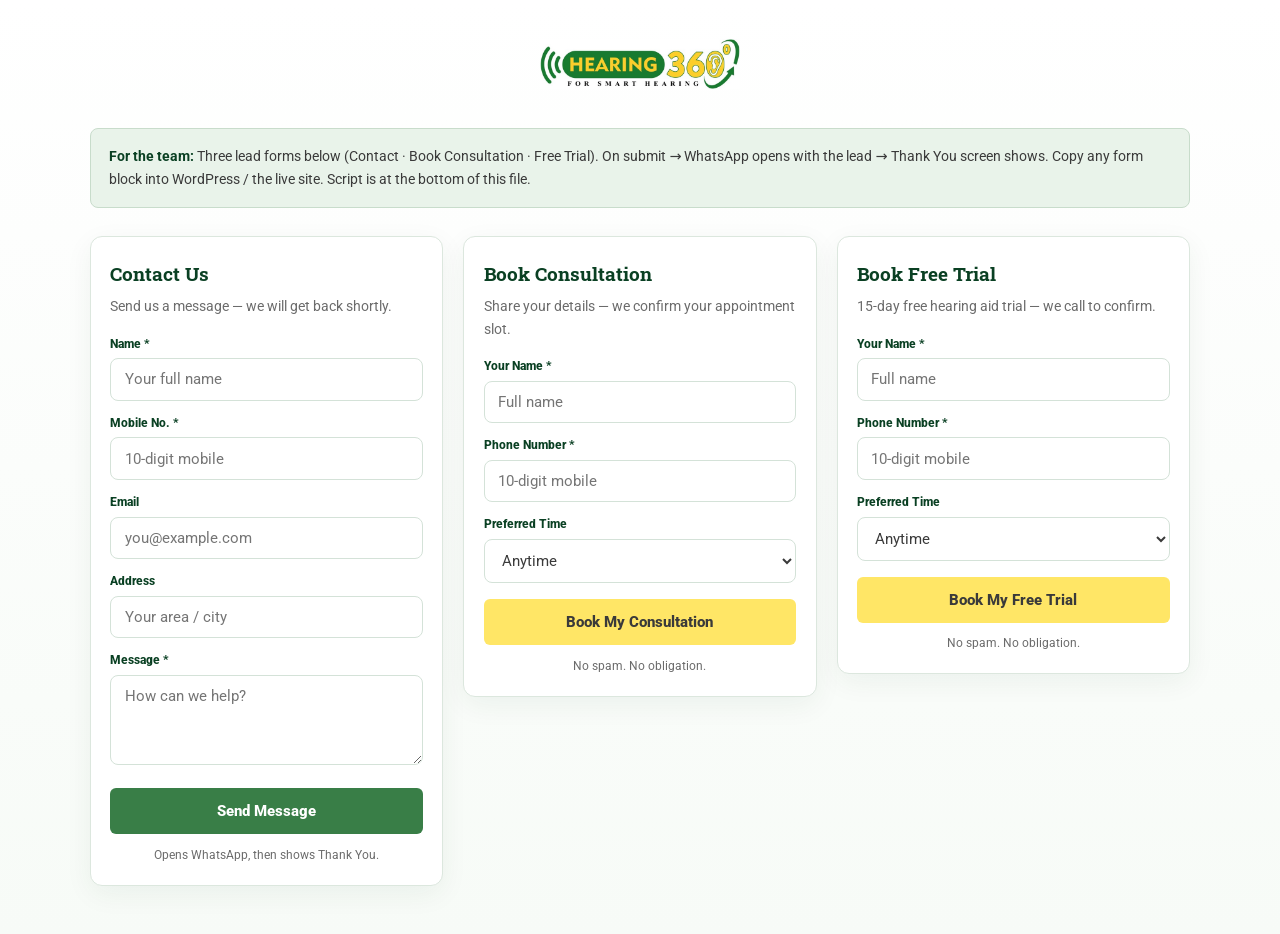
<file: share-lead-forms.html>
<!DOCTYPE html>
<html lang="en">
<head>
<meta charset="UTF-8">
<meta name="viewport" content="width=device-width, initial-scale=1.0">
<title>Hearing 360 Degree — Lead Forms (Share with Team)</title>
<meta name="robots" content="noindex">
<!--
  ============================================================
  SHARE THIS FILE WITH THE TEAM
  ============================================================
  Self-contained: Contact form + Book Consultation + Free Trial
  + Thank You screen. No external CSS/JS files required.

  HOW IT WORKS
  1. User submits any form
  2. WhatsApp opens with the lead message (clinic: 918583927070)
  3. Thank-you screen is shown on this page

  HOW TO USE ON WORDPRESS / LIVE SITE
  - Option A: Host this HTML as a page section / Custom HTML block
  - Option B: Copy one <form> block + the <script> at the bottom
  - Change THANK_YOU_URL below if you have a separate thank-you page
  - Change WA_NUMBER if the clinic WhatsApp number changes

  THANK YOU PAGE URL (optional redirect instead of in-page screen):
  Set USE_REDIRECT = true and THANK_YOU_URL to your thank-you page.
  ============================================================
-->
<link rel="preconnect" href="https://fonts.googleapis.com">
<link href="https://fonts.googleapis.com/css2?family=Roboto+Slab:wght@600;700&family=Roboto:wght@400;500;700;900&display=swap" rel="stylesheet">
<style>
:root{
  --green-900:#0A4023;
  --green-700:#1B6E36;
  --green-500:#397E47;
  --green-100:#E9F3EA;
  --yellow-500:#E6A817;
  --yellow-300:#FFE666;
  --ink:#3A3A3A;
  --ink-soft:#6B6B6B;
  --font-display:"Roboto Slab",Georgia,serif;
  --font-body:"Roboto",system-ui,sans-serif;
}
*{box-sizing:border-box;margin:0;padding:0}
body{
  font-family:var(--font-body);
  color:var(--ink);
  background:linear-gradient(180deg,#fff 0%,#F7FBF7 100%);
  line-height:1.6;
  padding:1.5rem 1rem 3rem;
}
.wrap{width:min(1100px,100%);margin:0 auto}
.brand{
  display:flex;align-items:center;justify-content:center;
  margin-bottom:1.5rem;padding:.75rem 0;
}
.brand img{height:56px;width:auto;max-width:200px;object-fit:contain}
.share-note{
  background:var(--green-100);
  border:1px solid #C8DCCB;
  border-radius:8px;
  padding:1rem 1.15rem;
  margin-bottom:1.75rem;
  font-size:.9rem;
}
.share-note strong{color:var(--green-900)}
.grid{
  display:grid;
  grid-template-columns:repeat(3,1fr);
  gap:1.25rem;
  align-items:start;
}
@media (max-width:900px){.grid{grid-template-columns:1fr}}
.card{
  background:#fff;
  border:1px solid #DCE7DE;
  border-radius:12px;
  padding:1.35rem 1.2rem 1.25rem;
  box-shadow:0 8px 28px rgba(10,64,35,.06);
}
.card h2{
  font-family:var(--font-display);
  font-size:1.2rem;
  color:var(--green-900);
  margin-bottom:.35rem;
}
.card > p{font-size:.88rem;color:var(--ink-soft);margin-bottom:1rem}
.field{margin-bottom:.75rem}
.field label{
  display:block;font-size:.78rem;font-weight:800;
  color:var(--green-900);margin-bottom:.3rem;
}
.field input,.field select,.field textarea{
  width:100%;font-family:var(--font-body);font-size:.95rem;
  padding:.7rem .85rem;border:1.5px solid #D4E2D8;
  border-radius:8px;background:#fff;color:var(--ink);
}
.field input:focus,.field select:focus,.field textarea:focus{
  border-color:var(--green-500);outline:none;
}
.field textarea{resize:vertical;min-height:90px}
.btn{
  display:inline-flex;align-items:center;justify-content:center;
  width:100%;min-height:46px;margin-top:.25rem;
  font-family:var(--font-body);font-weight:800;font-size:.95rem;
  border:none;border-radius:6px;cursor:pointer;padding:.75rem 1rem;
}
.btn-yellow{background:var(--yellow-300);color:#3A3A3A}
.btn-yellow:hover{background:var(--yellow-500);color:#fff}
.btn-green{background:var(--green-500);color:#fff}
.btn-green:hover{background:var(--green-700)}
.btn-outline{
  background:transparent;color:var(--green-500);
  border:2px solid var(--green-500);
}
.note{font-size:.78rem;color:var(--ink-soft);margin-top:.65rem;text-align:center}

/* Thank-you screen */
#thankYouScreen{
  display:none;
  text-align:center;
  max-width:520px;
  margin:2rem auto 0;
  background:#fff;
  border:1px solid #DCE7DE;
  border-radius:12px;
  padding:2.25rem 1.5rem;
  box-shadow:0 12px 40px rgba(10,64,35,.08);
}
#thankYouScreen.show{display:block}
#formsPanel.hide{display:none}
.ty-icon{
  width:64px;height:64px;margin:0 auto .9rem;border-radius:50%;
  background:var(--green-100);color:var(--green-700);
  font-size:1.85rem;font-weight:900;line-height:64px;
}
#thankYouScreen h1{
  font-family:var(--font-display);
  font-size:1.55rem;color:var(--green-900);margin-bottom:.55rem;
}
#thankYouScreen .lead{color:var(--ink-soft);margin-bottom:1.25rem;font-size:.98rem}
.ty-actions{display:flex;flex-wrap:wrap;gap:.75rem;justify-content:center;margin-top:1.25rem}
.ty-actions .btn{width:auto;min-width:11rem}
@media (max-width:560px){
  .ty-actions{flex-direction:column}
  .ty-actions .btn{width:100%}
}
</style>
</head>
<body>
<div class="wrap">
  <div class="brand">
    <!-- Replace src with your logo URL on WordPress if needed -->
    <img src="images/logo.jpeg" alt="Hearing 360 Degree" width="200" height="56"
         onerror="this.style.display='none'">
  </div>

  <div class="share-note" id="teamNote">
    <strong>For the team:</strong> Three lead forms below (Contact · Book Consultation · Free Trial).
    On submit → WhatsApp opens with the lead → Thank You screen shows.
    Copy any form block into WordPress / the live site. Script is at the bottom of this file.
  </div>

  <div id="formsPanel">
    <div class="grid">

      <!-- ========== 1) CONTACT US FORM ========== -->
      <div class="card">
        <h2>Contact Us</h2>
        <p>Send us a message — we will get back shortly.</p>
        <form id="contactForm" novalidate>
          <div class="field">
            <label for="cName">Name *</label>
            <input id="cName" name="name" required placeholder="Your full name" autocomplete="name">
          </div>
          <div class="field">
            <label for="cPhone">Mobile No. *</label>
            <input id="cPhone" name="phone" type="tel" required placeholder="10-digit mobile" autocomplete="tel" inputmode="numeric" maxlength="10" pattern="[0-9]{10}">
          </div>
          <div class="field">
            <label for="cEmail">Email</label>
            <input id="cEmail" name="email" type="email" placeholder="you@example.com" autocomplete="email">
          </div>
          <div class="field">
            <label for="cAddress">Address</label>
            <input id="cAddress" name="address" placeholder="Your area / city">
          </div>
          <div class="field">
            <label for="cMessage">Message *</label>
            <textarea id="cMessage" name="message" required placeholder="How can we help?"></textarea>
          </div>
          <button class="btn btn-green" type="submit">Send Message</button>
          <p class="note">Opens WhatsApp, then shows Thank You.</p>
        </form>
      </div>

      <!-- ========== 2) BOOK CONSULTATION FORM ========== -->
      <div class="card">
        <h2>Book Consultation</h2>
        <p>Share your details — we confirm your appointment slot.</p>
        <form id="consultForm" novalidate>
          <div class="field">
            <label for="consultName">Your Name *</label>
            <input id="consultName" name="name" required placeholder="Full name" autocomplete="name">
          </div>
          <div class="field">
            <label for="consultPhone">Phone Number *</label>
            <input id="consultPhone" name="phone" type="tel" required placeholder="10-digit mobile" autocomplete="tel" inputmode="numeric" maxlength="10" pattern="[0-9]{10}">
          </div>
          <div class="field">
            <label for="consultPref">Preferred Time</label>
            <select id="consultPref" name="preferred">
              <option value="Anytime">Anytime</option>
              <option value="Morning">Morning</option>
              <option value="Afternoon">Afternoon</option>
              <option value="Evening">Evening</option>
            </select>
          </div>
          <button class="btn btn-yellow" type="submit">Book My Consultation</button>
          <p class="note">No spam. No obligation.</p>
        </form>
      </div>

      <!-- ========== 3) FREE TRIAL FORM ========== -->
      <div class="card">
        <h2>Book Free Trial</h2>
        <p>15-day free hearing aid trial — we call to confirm.</p>
        <form id="trialForm" novalidate>
          <div class="field">
            <label for="trialName">Your Name *</label>
            <input id="trialName" name="name" required placeholder="Full name" autocomplete="name">
          </div>
          <div class="field">
            <label for="trialPhone">Phone Number *</label>
            <input id="trialPhone" name="phone" type="tel" required placeholder="10-digit mobile" autocomplete="tel" inputmode="numeric" maxlength="10" pattern="[0-9]{10}">
          </div>
          <div class="field">
            <label for="trialPref">Preferred Time</label>
            <select id="trialPref" name="preferred">
              <option value="Anytime">Anytime</option>
              <option value="Morning">Morning</option>
              <option value="Afternoon">Afternoon</option>
              <option value="Evening">Evening</option>
            </select>
          </div>
          <button class="btn btn-yellow" type="submit">Book My Free Trial</button>
          <p class="note">No spam. No obligation.</p>
        </form>
      </div>

    </div>
  </div>

  <!-- ========== THANK YOU SCREEN ========== -->
  <div id="thankYouScreen" role="status" aria-live="polite">
    <div class="ty-icon" aria-hidden="true">✓</div>
    <p style="font-size:.78rem;font-weight:800;letter-spacing:.08em;text-transform:uppercase;color:var(--green-500);margin-bottom:.35rem">Request received</p>
    <h1 id="tyTitle">Thank you!</h1>
    <p class="lead" id="tyMessage">We have received your details. Our team will contact you shortly during working hours.</p>
    <p style="font-size:.88rem;color:var(--ink-soft)">If WhatsApp opened, please send the message to complete your request.</p>
    <div class="ty-actions">
      <a class="btn btn-yellow" href="https://wa.me/918583927070" target="_blank" rel="noopener">Chat on WhatsApp</a>
      <button class="btn btn-outline" type="button" id="tyBackBtn">Back to Forms</button>
    </div>
  </div>
</div>

<script>
(function () {
  /* ===== TEAM SETTINGS — edit these ===== */
  var WA_NUMBER = "918583927070";
  /* If true, redirect to a separate thank-you page instead of in-page screen */
  var USE_REDIRECT = false;
  var THANK_YOU_URL = "thank-you.html"; /* e.g. "/thank-you/" on WordPress */

  var formsPanel = document.getElementById("formsPanel");
  var tyScreen = document.getElementById("thankYouScreen");
  var tyTitle = document.getElementById("tyTitle");
  var tyMessage = document.getElementById("tyMessage");
  var teamNote = document.getElementById("teamNote");

  var copy = {
    contact: {
      title: "Thank you for contacting us!",
      message: "We have received your message. Our team at Hearing 360 Degree will get back to you soon."
    },
    consultation: {
      title: "Thank you for booking a consultation!",
      message: "We have received your consultation request. Our team will confirm your appointment shortly."
    },
    trial: {
      title: "Thank you for booking your free trial!",
      message: "We have received your 15-day free hearing aid trial request. Our team will confirm your slot shortly."
    }
  };

  function showThankYou(from) {
    var c = copy[from] || copy.contact;
    if (USE_REDIRECT) {
      window.location.href = THANK_YOU_URL + "?from=" + encodeURIComponent(from);
      return;
    }
    tyTitle.textContent = c.title;
    tyMessage.textContent = c.message;
    if (formsPanel) formsPanel.classList.add("hide");
    if (teamNote) teamNote.style.display = "none";
    tyScreen.classList.add("show");
    window.scrollTo({ top: 0, behavior: "smooth" });
  }

  function openWhatsApp(text) {
    window.open("https://wa.me/" + WA_NUMBER + "?text=" + text, "_blank");
  }

  function bindForm(id, from, buildMessage) {
    var form = document.getElementById(id);
    if (!form) return;
    form.addEventListener("submit", function (e) {
      e.preventDefault();
      if (!form.checkValidity()) {
        form.reportValidity();
        return;
      }
      openWhatsApp(buildMessage(form));
      form.reset();
      setTimeout(function () { showThankYou(from); }, 350);
    });
  }

  bindForm("contactForm", "contact", function (f) {
    return "Contact form — Hearing 360 Degree%0A" +
      "Name: " + encodeURIComponent(f.name.value) + "%0A" +
      "Phone: " + encodeURIComponent(f.phone.value) + "%0A" +
      "Email: " + encodeURIComponent(f.email.value) + "%0A" +
      "Address: " + encodeURIComponent(f.address.value) + "%0A" +
      "Message: " + encodeURIComponent(f.message.value);
  });

  bindForm("consultForm", "consultation", function (f) {
    return "Book Hearing Consultation%0A" +
      "Name: " + encodeURIComponent(f.name.value) + "%0A" +
      "Phone: " + encodeURIComponent(f.phone.value) + "%0A" +
      "Preferred time: " + encodeURIComponent(f.preferred.value);
  });

  bindForm("trialForm", "trial", function (f) {
    return "15-Day Free Hearing Aid Trial%0A" +
      "Name: " + encodeURIComponent(f.name.value) + "%0A" +
      "Phone: " + encodeURIComponent(f.phone.value) + "%0A" +
      "Preferred time: " + encodeURIComponent(f.preferred.value);
  });

  document.getElementById("tyBackBtn").addEventListener("click", function () {
    tyScreen.classList.remove("show");
    if (formsPanel) formsPanel.classList.remove("hide");
    if (teamNote) teamNote.style.display = "";
  });
})();
</script>
</body>
</html>
</file>
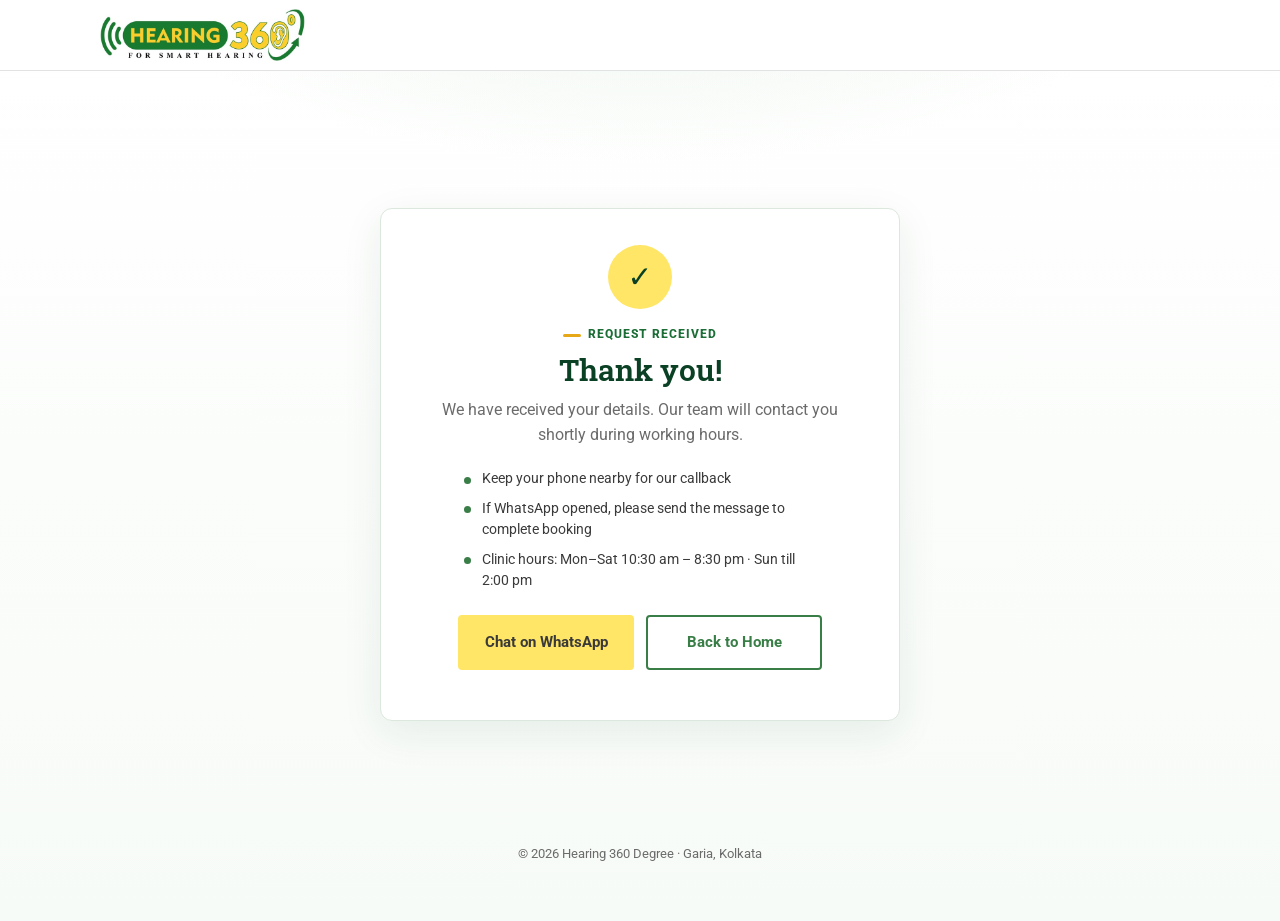
<file: thank-you.html>
<!DOCTYPE html>
<html lang="en">
<head>
<meta charset="UTF-8">
<meta name="viewport" content="width=device-width, initial-scale=1.0">
<title>Thank You — Hearing 360 Degree | Garia, Kolkata</title>
<meta name="description" content="Thank you for contacting Hearing 360 Degree. Our team will get back to you shortly.">
<meta name="robots" content="noindex, follow">
<link rel="preconnect" href="https://fonts.googleapis.com">
<link href="https://fonts.googleapis.com/css2?family=Roboto+Slab:wght@500;600;700&family=Roboto:wght@400;500;700;900&display=swap" rel="stylesheet">
<link rel="stylesheet" href="css/style.css">
</head>
<body class="lp-page ty-page">

<header class="lp-sticky">
  <div class="lp-wrap">
    <a class="lp-brand" href="index.html" aria-label="Hearing 360 Degree">
      <img src="images/logo.jpeg" alt="Hearing 360 Degree — For Smart Hearing" width="220" height="62" loading="eager">
    </a>
  </div>
</header>

<main class="ty-main">
  <div class="lp-wrap ty-card">
    <div class="ty-icon" aria-hidden="true">✓</div>
    <p class="ty-eyebrow">Request received</p>
    <h1 id="tyTitle">Thank you!</h1>
    <p class="ty-lead" id="tyMessage">We have received your details. Our team will contact you shortly during working hours.</p>

    <ul class="ty-next">
      <li>Keep your phone nearby for our callback</li>
      <li>If WhatsApp opened, please send the message to complete booking</li>
      <li>Clinic hours: Mon–Sat 10:30 am – 8:30 pm · Sun till 2:00 pm</li>
    </ul>

    <div class="ty-actions">
      <a class="btn btn-yellow" href="https://wa.me/918583927070" target="_blank" rel="noopener">Chat on WhatsApp</a>
      <a class="btn btn-outline" href="index.html">Back to Home</a>
    </div>
  </div>
</main>

<p class="lp-legal ty-legal">© 2026 Hearing 360 Degree · Garia, Kolkata</p>

<script>
(function () {
  var params = new URLSearchParams(window.location.search);
  var from = (params.get("from") || "").toLowerCase();
  var title = document.getElementById("tyTitle");
  var msg = document.getElementById("tyMessage");
  if (from === "trial" || from === "free-trial") {
    title.textContent = "Thank you for booking your free trial!";
    msg.textContent = "We have received your 15-day free hearing aid trial request. Our team will confirm your slot shortly.";
  } else if (from === "consultation" || from === "consult") {
    title.textContent = "Thank you for booking a consultation!";
    msg.textContent = "We have received your consultation request with our senior audiologist. Our team will confirm your appointment shortly.";
  } else if (from === "contact") {
    title.textContent = "Thank you for contacting us!";
    msg.textContent = "We have received your message. Our team at Hearing 360 Degree will get back to you soon.";
  } else if (from === "offer") {
    title.textContent = "Thank you — offer claimed!";
    msg.textContent = "We have received your free hearing test request. Our team will call you back within working hours.";
  }
})();
</script>
</body>
</html>
</file>
<file: css/style.css>
/* ============================================================
   Hearing 360 Degree â€” Design Prototype
   Palette: brand green + corporate yellow (per client brand)
   ============================================================ */
:root{
  --green-900:#0A4023;
  --green-700:#1B6E36;
  --green-500:#397E47;
  --green-100:#E9F3EA;
  --yellow-500:#E6A817;
  --yellow-300:#FFE666;
  --yellow-050:#FFF9E3;
  --link:#046BD2;
  --ink:#3A3A3A;
  --ink-soft:#6B6B6B;
  --paper:#ffffff;
  --white:#ffffff;
  --radius:6px;
  --shadow:0 4px 16px rgba(0,0,0,.08);
  --font-display:"Roboto Slab",Georgia,serif;
  --font-body:"Roboto",system-ui,-apple-system,Segoe UI,sans-serif;
}
*{margin:0;padding:0;box-sizing:border-box}
html{scroll-behavior:smooth}
body{font-family:var(--font-body);color:var(--ink);background:var(--paper);line-height:1.75;font-size:16px}
img,svg{max-width:100%;display:block}
a{color:inherit;text-decoration:none}
ul{list-style:none}
.container{width:min(1160px,92%);margin-inline:auto}
h1,h2,h3{font-family:var(--font-display);font-weight:600;line-height:1.25;color:#2B2B2B}
h1{font-size:clamp(1.9rem,4vw,2.9rem)}
h2{font-size:clamp(1.5rem,2.6vw,2rem)}
h3{font-size:1.15rem}
.eyebrow{display:inline-flex;align-items:center;gap:.55rem;font-size:.8rem;font-weight:700;letter-spacing:.14em;text-transform:uppercase;color:var(--green-700)}
.eyebrow::before{content:"";width:26px;height:3px;background:var(--yellow-500);border-radius:2px}
.section{padding:clamp(3.2rem,7vw,5.5rem) 0}
.section-head{max-width:680px;margin-bottom:2.4rem}
.section-head p{color:var(--ink-soft);margin-top:.7rem}
:focus-visible{outline:3px solid var(--yellow-500);outline-offset:2px;border-radius:4px}

/* ---------- Buttons / CTAs ---------- */
.btn{display:inline-flex;align-items:center;justify-content:center;gap:.5rem;font-family:var(--font-body);font-weight:700;font-size:.94rem;padding:.75rem 1.5rem;border-radius:4px;border:2px solid transparent;cursor:pointer;transition:background-color .15s,border-color .15s;white-space:nowrap}
.btn-primary{background:var(--green-500);color:#fff}
.btn-primary:hover{background:var(--green-700)}
.btn-yellow{background:var(--yellow-300);color:#3A3A3A}
.btn-yellow:hover{background:var(--yellow-500);color:#fff}
.btn-outline{border-color:var(--green-500);color:var(--green-500);background:transparent}
.btn-outline:hover{background:var(--green-100)}
.btn-ghost{color:var(--green-500);padding:.78rem .6rem}
.btn-sm{padding:.5rem 1rem;font-size:.85rem}

/* ---------- Top bar ---------- */
.topbar{background:var(--green-500);color:var(--green-900);font-size:.82rem;padding:.45rem 0}
.topbar .container{display:flex;justify-content:space-between;gap:1rem;align-items:center;flex-wrap:wrap}
.topbar a{color:var(--green-900);font-weight:800;text-decoration:underline}
.topbar .tag{opacity:.92}

/* ---------- Header ---------- */
.header{position:sticky;top:0;z-index:60;background:rgba(255,255,255,.97);border-bottom:1px solid #E2E2E2}
.header .container{display:flex;align-items:center;justify-content:space-between;gap:1rem;padding:.7rem 0}
.brand{display:flex;align-items:center;gap:.65rem;font-family:var(--font-display);font-weight:700;font-size:1.15rem;color:var(--green-900)}
.brand small{display:block;font-family:var(--font-body);font-size:.66rem;font-weight:700;letter-spacing:.16em;text-transform:uppercase;color:var(--green-500)}
.logo-mark{width:44px;height:44px;flex:none}
.nav{display:flex;gap:1.4rem;align-items:center}
.nav a{font-weight:700;font-size:.94rem;color:var(--ink);padding:.3rem 0;border-bottom:3px solid transparent}
.nav a:hover,.nav a.active{color:var(--green-700);border-bottom-color:var(--yellow-500)}
.header-cta{display:flex;gap:.6rem;align-items:center}
.nav-toggle{display:none;background:none;border:0;cursor:pointer;padding:.4rem}
.nav-toggle span{display:block;width:26px;height:3px;background:var(--green-900);margin:5px 0;border-radius:2px;transition:.2s}

/* ---------- Hero ---------- */
.hero{position:relative;background:var(--green-100);color:var(--ink);padding:clamp(2.8rem,6vw,4.5rem) 0}
.hero h1 em{font-style:normal;color:var(--green-700)}
.hero p{color:var(--ink-soft);max-width:520px;margin:1.1rem 0 1.8rem}
.hero-grid{display:grid;grid-template-columns:1.15fr .85fr;gap:3rem;align-items:center}
.hero-actions{display:flex;gap:.8rem;flex-wrap:wrap}
.hero-trust{display:flex;gap:2rem;margin-top:2rem;flex-wrap:wrap;border-top:1px solid #DCE7DE;padding-top:1.4rem}
.hero-trust b{display:block;font-family:var(--font-display);font-size:1.4rem;color:var(--green-700)}
.hero-trust span{font-size:.82rem;color:var(--ink-soft)}
@media (max-width:680px){
  .hero-trust{flex-wrap:nowrap;gap:.6rem;justify-content:space-between}
  .hero-trust>div{flex:1;min-width:0}
  .hero-trust b{font-size:1.05rem}
  .hero-trust span{font-size:.68rem;white-space:nowrap;overflow:hidden;text-overflow:ellipsis;display:block}
}
.rings{position:relative;aspect-ratio:1;display:grid;place-items:center}
.rings svg{width:100%;height:auto}

/* ---------- Highlight slider (hero product strip) ---------- */
.highlights{background:var(--yellow-050);border-block:1px solid #F1E4B8;padding:1.4rem 0}
.hl-slider{display:flex;align-items:center;gap:.7rem}
.hl-track{position:relative;flex:1;display:flex;overflow-x:auto;scroll-snap-type:x mandatory;scroll-behavior:smooth;scrollbar-width:none;-ms-overflow-style:none}
.hl-track::-webkit-scrollbar{display:none}
.hl-card{scroll-snap-align:start;flex:0 0 100%;display:flex;gap:.9rem;align-items:center;background:#fff;border:1px solid #F0E6C4;border-radius:var(--radius);padding:1rem 1.1rem}
.hl-card img{width:52px;height:52px;object-fit:cover;border-radius:6px;flex:none;background:#fff}
.hl-card .num{font-family:var(--font-display);font-size:1.5rem;color:var(--yellow-500);font-weight:700}
.hl-card b{color:var(--green-900);display:block;font-size:.95rem}
.hl-card span{font-size:.82rem;color:var(--ink-soft)}
.hl-arrow{flex:none;width:34px;height:34px;border-radius:50%;border:1px solid #F0E6C4;background:#fff;color:var(--green-700);font-size:1.25rem;line-height:1;cursor:pointer;display:grid;place-items:center;transition:.2s}
.hl-arrow:hover{background:var(--green-700);color:#fff;border-color:var(--green-700)}
.hl-dots{display:flex;justify-content:center;gap:.4rem;padding-top:.9rem}
.hl-dots button{width:8px;height:8px;padding:0;border:0;border-radius:4px;background:#E7D9A0;cursor:pointer;transition:.2s}
@media (min-width:860px){
  .hl-track{gap:1rem;overflow:visible;scroll-snap-type:none}
  .hl-card{flex:1 1 0}
  .hl-arrow,.hl-dots{display:none}
}
.hl-dots button.active{background:var(--green-700);width:20px}

/* ---------- Cards / grids ---------- */
.grid-3{display:grid;grid-template-columns:repeat(3,1fr);gap:1.4rem}
.grid-2{display:grid;grid-template-columns:1fr 1fr;gap:1.4rem}
.card{background:var(--white);border:1px solid #E2E2E2;border-radius:var(--radius);padding:1.6rem;transition:border-color .2s,box-shadow .2s}
.card:hover{box-shadow:var(--shadow);border-color:var(--green-500)}
.card .icon{width:48px;height:48px;border-radius:6px;background:var(--green-100);display:grid;place-items:center;margin-bottom:1rem;color:var(--green-700)}
.card .thumb{width:100%;height:160px;object-fit:cover;border-radius:8px;margin-bottom:1rem;display:block}
.card h3{margin-bottom:.5rem}
.card p{color:var(--ink-soft);font-size:.94rem}
.card .link{display:inline-flex;align-items:center;gap:.35rem;margin-top:.9rem;font-weight:700;color:var(--green-700);font-size:.9rem}

.product-preview-card{text-align:center}
.product-preview-card img{width:calc(100% + 3.2rem);max-width:none;margin:-1.6rem -1.6rem 1.1rem;height:160px;object-fit:cover;border-radius:6px 6px 0 0}
.card .link:hover{color:var(--green-900)}

/* ---------- Split sections ---------- */
.split{display:grid;grid-template-columns:1fr 1fr;gap:3.2rem;align-items:center}
.split .visual{background:var(--green-100);border-radius:8px;padding:2rem;display:grid;place-items:center;min-height:320px;position:relative;overflow:hidden}
.checklist li{display:flex;gap:.7rem;margin:.65rem 0;color:var(--ink-soft);font-size:.96rem}
.checklist li::before{content:"\2713";flex:none;width:22px;height:22px;border-radius:50%;background:var(--yellow-500);color:var(--green-900);font-weight:800;display:grid;place-items:center;font-size:.75rem;margin-top:.15rem}

/* ---------- Doctor band ---------- */
.doctor-band{background:var(--green-100);color:var(--ink);border-radius:10px;padding:clamp(2rem,5vw,3.5rem);display:grid;grid-template-columns:auto 1fr auto;gap:2.5rem;align-items:center}
.doctor-band h2{color:var(--green-900)}
.doctor-band p{color:var(--ink-soft);max-width:560px;margin-top:.6rem}
.avatar{width:150px;height:150px;border-radius:50%;background:var(--yellow-050);border:5px solid var(--yellow-500);display:grid;place-items:center;color:var(--green-700);overflow:hidden;flex:none}
.avatar img{width:100%;height:100%;object-fit:cover}
.badge-row{display:flex;gap:.6rem;flex-wrap:wrap;margin-top:1rem}
.badge{background:#fff;border:1px solid #D7EAC6;color:var(--green-900);font-size:.78rem;font-weight:700;padding:.3rem .8rem;border-radius:999px}

/* ---------- Steps ---------- */
.steps{counter-reset:step}
.steps .card{position:relative;padding-top:2.2rem}
.steps .card::before{counter-increment:step;content:counter(step,decimal-leading-zero);position:absolute;top:-1.1rem;left:1.4rem;background:var(--yellow-300);color:#3A3A3A;font-family:var(--font-display);font-weight:700;font-size:1.05rem;padding:.35rem .85rem;border-radius:4px;box-shadow:0 2px 6px rgba(0,0,0,.15)}

/* ---------- Products ---------- */
.filters{display:flex;gap:1.6rem;flex-wrap:wrap;margin-bottom:2rem;background:#fff;border:1px solid #E7EEE8;border-radius:var(--radius);padding:1.2rem 1.4rem}
.filter-group{display:flex;flex-direction:column;gap:.45rem}
.filter-group label{font-size:.74rem;font-weight:800;letter-spacing:.1em;text-transform:uppercase;color:var(--green-700)}
.filter-group select,.filters input[type=search]{font-family:var(--font-body);font-size:.92rem;padding:.55rem .9rem;border:1.5px solid #D4E2D8;border-radius:10px;background:#fff;color:var(--ink);min-width:170px}
.filter-group select:focus,.filters input:focus{border-color:var(--green-500);outline:none}
.product-grid{display:grid;grid-template-columns:repeat(3,1fr);gap:1.4rem}
.product-card{background:#fff;border:1px solid #E7EEE8;border-radius:var(--radius);overflow:hidden;display:flex;flex-direction:column;transition:.25s}
.product-card:hover{box-shadow:var(--shadow);border-color:var(--green-500)}
.product-media{background:var(--green-100);display:grid;place-items:center;height:170px;position:relative}
.product-media .tag{position:absolute;top:.8rem;left:.8rem;background:var(--yellow-500);color:var(--green-900);font-size:.7rem;font-weight:800;padding:.25rem .7rem;border-radius:999px;letter-spacing:.05em;text-transform:uppercase}
.product-body{padding:1.2rem 1.3rem 1.4rem;display:flex;flex-direction:column;gap:.5rem;flex:1}
.product-body .meta{font-size:.76rem;font-weight:700;color:var(--green-500);letter-spacing:.08em;text-transform:uppercase}
.product-body h3{font-size:1.08rem}
.product-body .desc{font-size:.88rem;color:var(--ink-soft);flex:1}
.product-body .price{font-family:var(--font-display);font-size:1.15rem;color:var(--green-900);font-weight:700}
.product-body .price small{font-family:var(--font-body);font-size:.75rem;color:var(--ink-soft);font-weight:400}
.product-actions{display:flex;gap:.5rem;flex-wrap:wrap;margin-top:.4rem}
.no-results{display:none;text-align:center;color:var(--ink-soft);padding:3rem 0}

/* ---------- FAQ ---------- */
.faq details{background:#fff;border:1px solid #E7EEE8;border-radius:12px;margin-bottom:.8rem;overflow:hidden}
.faq summary{cursor:pointer;font-weight:700;padding:1rem 1.3rem;color:var(--green-900);list-style:none;display:flex;justify-content:space-between;align-items:center}
.faq summary::after{content:"+";font-family:var(--font-display);font-size:1.3rem;color:var(--yellow-500)}
.faq details[open] summary::after{content:"â€“"}
.faq details p{padding:0 1.3rem 1.2rem;color:var(--ink-soft);font-size:.94rem}

/* ---------- CTA band ---------- */
.cta-band{background:var(--yellow-300);border-radius:8px;padding:clamp(2rem,5vw,3.2rem);display:flex;justify-content:space-between;align-items:center;gap:2rem;flex-wrap:wrap}
.cta-band h2{color:var(--green-900)}
.cta-band p{color:#5c4a08;margin-top:.4rem}

/* ---------- Page hero (inner pages) ---------- */
.page-hero{background:var(--green-100);color:var(--ink);padding:clamp(2.4rem,5vw,3.6rem) 0}
.page-hero h1{color:var(--green-900)}
.page-hero p{color:var(--ink-soft);max-width:640px;margin-top:.8rem}
.crumbs{font-size:.8rem;color:var(--green-700);font-weight:700;letter-spacing:.08em;text-transform:uppercase;margin-bottom:.8rem}

/* ---------- Stats ---------- */
.stats{display:grid;grid-template-columns:repeat(4,1fr);gap:1.2rem}
.stat{background:var(--green-100);border-radius:var(--radius);padding:1.6rem;text-align:center}
.stat b{display:block;font-family:var(--font-display);font-size:2.1rem;color:var(--green-700)}
.stat span{font-size:.8rem;font-weight:700;letter-spacing:.08em;text-transform:uppercase;color:var(--ink-soft)}

/* ---------- Forms ---------- */
.form-card{background:#fff;border:1px solid #E7EEE8;border-radius:var(--radius);padding:2rem;box-shadow:var(--shadow)}
.form-grid{display:grid;grid-template-columns:1fr 1fr;gap:1rem}
.form-grid .full{grid-column:1/-1}
.field label{display:block;font-size:.8rem;font-weight:800;color:var(--green-900);margin-bottom:.35rem}
.field input,.field textarea,.field select{width:100%;font-family:var(--font-body);font-size:.95rem;padding:.7rem .9rem;border:1.5px solid #D4E2D8;border-radius:10px;background:#fff;color:var(--ink)}
.field input:focus,.field textarea:focus,.field select:focus{border-color:var(--green-500);outline:none}
.form-note{font-size:.8rem;color:var(--ink-soft);margin-top:.8rem}

/* ---------- Contact ---------- */
.contact-grid{display:grid;grid-template-columns:1fr 1.1fr;gap:2.5rem;align-items:start}
.info-item{display:flex;gap:1rem;padding:1rem 0;border-bottom:1px dashed #DCE7DE}
.info-item .icon{flex:none;width:46px;height:46px;border-radius:12px;background:var(--yellow-050);border:1px solid #F1E4B8;display:grid;place-items:center;color:var(--green-700)}
.info-item b{color:var(--green-900)}
.info-item p{font-size:.92rem;color:var(--ink-soft)}
.map-wrap{border-radius:var(--radius);overflow:hidden;border:1px solid #E7EEE8;box-shadow:var(--shadow)}
.map-wrap iframe{width:100%;height:380px;border:0;display:block}
.hours-table{width:100%;border-collapse:collapse;font-size:.92rem}
.hours-table td{padding:.45rem 0;border-bottom:1px dashed #DCE7DE;color:var(--ink-soft)}
.hours-table td:last-child{text-align:right;font-weight:700;color:var(--green-900)}

/* ---------- Modal (inquiry) ---------- */
.modal{position:fixed;inset:0;z-index:100;display:none;place-items:center;background:rgba(10,30,20,.55);padding:1rem}
.modal.open{display:grid}
.modal-box{background:#fff;border-radius:8px;max-width:520px;width:100%;padding:2rem;position:relative;max-height:92vh;overflow:auto}
.modal-close{position:absolute;top:.9rem;right:.9rem;background:var(--green-100);border:0;width:36px;height:36px;border-radius:50%;font-size:1.1rem;cursor:pointer;color:var(--green-900);font-weight:700;z-index:10;pointer-events:auto}
.modal-box h3{margin-bottom:.3rem}
.modal-box .sub{font-size:.88rem;color:var(--ink-soft);margin-bottom:1.2rem}

/* ---------- Footer ---------- */
.footer{background:var(--green-100);color:var(--ink-soft);margin-top:4rem;border-top:1px solid #DCE7DE}
.footer-top{display:grid;grid-template-columns:1.4fr 1fr 1fr 1.1fr;gap:2.5rem;padding:3.5rem 0 2.5rem}
.footer h4{color:var(--green-900);font-family:var(--font-display);margin-bottom:1rem;font-size:1.05rem}
.footer a:hover{color:var(--green-700)}
.footer li{margin:.45rem 0;font-size:.9rem}
.footer .about-txt{font-size:.92rem;margin:.8rem 0 1.2rem}
.social{display:flex;gap:.6rem}
.social a{width:38px;height:38px;border-radius:50%;background:#fff;border:1px solid #DCE7DE;display:grid;place-items:center;color:var(--green-900);font-size:.8rem;font-weight:800}
.social a:hover{background:var(--yellow-500);color:var(--green-900)}
.areas{display:flex;flex-wrap:wrap;gap:.5rem;margin-top:.8rem}
.areas a{font-size:.76rem;background:#fff;border:1px solid #DCE7DE;color:var(--ink);padding:.25rem .7rem;border-radius:999px}
.footer-bottom{border-top:1px solid #DCE7DE;padding:1.1rem 0;font-size:.8rem;display:flex;justify-content:space-between;gap:1rem;flex-wrap:wrap}
.footer-bottom a{color:var(--green-700)}

/* ---------- Floating actions ---------- */
.float-wa{position:fixed;right:1.2rem;bottom:1.2rem;z-index:80;width:56px;height:56px;border-radius:50%;background:#25D366;display:grid;place-items:center;box-shadow:0 8px 24px rgba(0,0,0,.25);transition:.2s}
.float-wa:hover{transform:scale(1.08)}
.float-call{position:fixed;left:1.2rem;bottom:1.2rem;z-index:80;width:56px;height:56px;border-radius:50%;background:var(--yellow-500);display:grid;place-items:center;box-shadow:0 8px 24px rgba(0,0,0,.25);color:var(--green-900);transition:.2s}
.float-call:hover{transform:scale(1.08)}

/* ---------- Reveal ---------- */
.reveal{opacity:0;transform:translateY(18px);transition:opacity .6s,transform .6s}
.reveal.in{opacity:1;transform:none}
@media (prefers-reduced-motion:reduce){.reveal{opacity:1;transform:none;transition:none}.btn:hover{transform:none}}

/* ---------- Responsive ---------- */
@media (max-width:980px){
  .hero-grid,.split,.contact-grid{grid-template-columns:1fr;gap:2rem}
  .grid-3,.product-grid{grid-template-columns:repeat(2,1fr)}
  .footer-top{grid-template-columns:1fr 1fr}
  .stats{grid-template-columns:repeat(2,1fr)}
  .doctor-band{grid-template-columns:1fr;text-align:center;justify-items:center}
  .rings{max-width:380px;margin-inline:auto}
}
@media (max-width:680px){
  .grid-3,.grid-2,.product-grid,.form-grid{grid-template-columns:1fr}
  .form-grid .full{grid-column:auto}
  .nav{position:fixed;inset:0 0 0 auto;width:min(320px,84vw);background:#fff;box-shadow:-6px 0 24px rgba(0,0,0,.12);flex-direction:column;align-items:flex-start;padding:5rem 2rem;gap:1.2rem;transform:translateX(100%);transition:.3s;z-index:70}
  .nav a{font-size:1.1rem}
  .nav.open{transform:none}
  .nav-toggle{display:block;z-index:80}
  .nav-toggle.open span:nth-child(1){transform:translateY(8px) rotate(45deg)}
  .nav-toggle.open span:nth-child(2){opacity:0}
  .nav-toggle.open span:nth-child(3){transform:translateY(-8px) rotate(-45deg)}
  .header-cta .btn-outline{display:none}
  .header-cta .btn-yellow{display:none}
  .topbar .tag{display:none}
  .footer-top{grid-template-columns:1fr}
  .cta-band{flex-direction:column;text-align:center}
}

/* ============ v2: marketing upgrades ============ */
/* Real logo (wide wordmark) */
.logo-img{width:auto;height:52px;max-width:210px;object-fit:contain;display:block}
.footer-logo{width:auto;height:52px;max-width:200px;object-fit:contain;background:#fff;border-radius:6px;padding:.35rem .5rem;margin-bottom:.8rem}
@media (max-width:680px){
  .logo-img{height:42px;max-width:160px}
}

/* Hero photo card */
.hero-photo{position:relative;border-radius:8px;overflow:hidden;border:4px solid #fff;box-shadow:0 2px 14px rgba(0,0,0,.18)}
.hero-photo img{width:100%;height:100%;object-fit:cover;display:block}
.hero-photo .offer-chip{position:absolute;top:1rem;left:1rem;background:var(--yellow-300);color:#3A3A3A;font-weight:800;font-size:.8rem;padding:.45rem 1rem;border-radius:4px;box-shadow:0 2px 8px rgba(0,0,0,.2)}
.hero-float{position:absolute;bottom:1rem;right:1rem;background:#fff;border-radius:6px;padding:.7rem 1rem;display:flex;gap:.6rem;align-items:center;box-shadow:0 2px 10px rgba(0,0,0,.18)}
.hero-float b{font-family:var(--font-display);color:var(--green-700);font-size:1.15rem;line-height:1.1}
.hero-float span{font-size:.7rem;color:var(--ink-soft);display:block}

/* Offer ribbon */
.offer-ribbon{background:var(--yellow-300);color:#3A3A3A;font-weight:800;font-size:.88rem;padding:.55rem 1rem;display:flex;align-items:center;justify-content:center;gap:.7rem}
.offer-ribbon .offer-text{overflow:hidden;text-overflow:ellipsis;white-space:nowrap}
.offer-ribbon button{flex:none;background:var(--green-500);color:#fff;border:0;border-radius:4px;padding:.25rem .9rem;font-weight:800;font-size:.78rem;cursor:pointer}
@media (max-width:680px){
  .offer-ribbon{font-size:.72rem;padding:.5rem .8rem;gap:.5rem}
  .offer-ribbon .offer-text{font-size:.7rem}
  .offer-ribbon button{font-size:.68rem;padding:.22rem .65rem}
}

/* Why-choose two-column checklist */
.why-grid{display:grid;grid-template-columns:1fr 1fr;gap:.4rem 2.5rem}
@media (max-width:680px){.why-grid{grid-template-columns:1fr}}

/* Trust trio */
.trust-card{position:relative;overflow:hidden}
.trust-card .big{font-family:var(--font-display);font-size:2rem;color:var(--yellow-500);font-weight:700}

/* Hearing aid types */
.type-card{display:flex;flex-direction:column;padding:.9rem}
.type-photo{position:relative;border-radius:4px;overflow:hidden;margin-bottom:1rem;height:150px}
.type-photo img{width:100%;height:100%;object-fit:cover}
.type-card .type-abbr{position:absolute;top:.6rem;left:.6rem;font-family:var(--font-display);font-weight:700;font-size:.9rem;color:var(--green-900);background:var(--yellow-300);border-radius:4px;padding:.2rem .6rem;letter-spacing:.03em}
.type-card h3,.type-card p{padding-inline:.6rem}
.type-card p{padding-bottom:.5rem}

/* Do's & Don'ts */
.dd-card ul{margin-top:.6rem}
.dd-card li{display:flex;gap:.6rem;margin:.5rem 0;font-size:.92rem;color:var(--ink-soft)}
.dd-card li::before{flex:none;width:20px;height:20px;border-radius:50%;display:grid;place-items:center;font-size:.7rem;font-weight:800;margin-top:.15rem}
.dd-do li::before{content:"âœ“";background:var(--green-100);color:var(--green-700)}
.dd-dont li::before{content:"âœ•";background:#FDE8E8;color:#B42318}

/* Testimonials */
.testi{background:#fff;border:1px solid #E7EEE8;border-radius:var(--radius);padding:1.6rem;position:relative}
.testi::before{content:"â€œ";position:absolute;top:.4rem;right:1.2rem;font-family:var(--font-display);font-size:4rem;color:var(--yellow-300);line-height:1}
.testi p{font-size:.93rem;color:var(--ink-soft);font-style:italic}
.testi .who{display:flex;align-items:center;gap:.7rem;margin-top:1rem}
.testi .who .dot{width:42px;height:42px;border-radius:50%;background:var(--green-100);display:grid;place-items:center;font-weight:800;color:var(--green-700)}
.testi .who b{display:block;font-size:.9rem;color:var(--green-900)}
.testi .who span{font-size:.76rem;color:var(--ink-soft)}
.stars{color:var(--yellow-500);letter-spacing:.1em;margin-bottom:.5rem;font-size:.9rem}

/* Brands strip */
.brands-strip{display:flex;justify-content:center;gap:2.5rem;flex-wrap:wrap;align-items:center;padding:1.6rem 0}
.brands-strip span{font-family:var(--font-display);font-size:1.25rem;font-weight:600;color:#9AB3A3;transition:.2s}
.brands-strip span:hover{color:var(--green-700)}

/* Sticky mobile CTA bar */
.mobile-cta{display:none;position:fixed;bottom:0;left:0;right:0;z-index:75;background:#fff;border-top:1px solid #E2E2E2;padding:.6rem .8rem calc(.6rem + env(safe-area-inset-bottom));gap:.6rem;box-shadow:0 -6px 20px rgba(0,0,0,.1)}
.mobile-cta .btn{flex:1;padding:.65rem .5rem;font-size:.85rem}
@media (max-width:680px){
  .mobile-cta{display:flex}
  .float-wa{bottom:5rem}
  .float-call{display:none}
  body{padding-bottom:4.2rem}
}

/* Auto lead popup */
.popup-offer .modal-box{padding:0;overflow:visible;max-width:460px}
.popup-head{background:var(--green-100);color:var(--ink);padding:1.8rem 2rem;position:relative;border-bottom:1px solid #DCE7DE}
.popup-head .burst{display:none}
.popup-head h3{color:var(--green-900);font-size:1.45rem;margin-top:.4rem}
.popup-head p{color:var(--ink-soft);font-size:.88rem;margin-top:.4rem}
.popup-body{padding:1.6rem 2rem 2rem}
.popup-perks{display:flex;gap:.5rem;flex-wrap:wrap;margin-bottom:1.1rem}
.popup-perks span{background:var(--yellow-050);border:1px solid #F1E4B8;color:var(--green-900);font-size:.74rem;font-weight:800;padding:.3rem .7rem;border-radius:999px}
.guide-grid{grid-template-columns:1.1fr 1fr 1fr}
@media (max-width:980px){.guide-grid{grid-template-columns:1fr 1fr}}
@media (max-width:680px){.guide-grid{grid-template-columns:1fr}}

/* ============ v3: transcript requirements ============ */
/* Company dropdown in nav */
.dropdown{position:relative}
.dropdown > a::after{content:" â–¾";font-size:.7em}
.drop-menu{position:absolute;top:100%;left:50%;transform:translateX(-50%) translateY(8px);background:#fff;border:1px solid #E7EEE8;border-radius:12px;box-shadow:var(--shadow);padding:.5rem;min-width:190px;opacity:0;visibility:hidden;transition:.18s;z-index:65}
.dropdown:hover .drop-menu,.dropdown:focus-within .drop-menu{opacity:1;visibility:visible;transform:translateX(-50%) translateY(4px)}
.drop-menu a{display:block;padding:.5rem .9rem;border-radius:8px;font-size:.9rem;border-bottom:0!important}
.drop-menu a:hover{background:var(--green-100)}
.drop-menu .all{border-top:1px dashed #DCE7DE;margin-top:.3rem;color:var(--green-700);font-weight:800}
@media (max-width:680px){
  .drop-menu{position:static;transform:none;opacity:1;visibility:visible;background:transparent;border:0;box-shadow:none;padding:.2rem 0 0 1rem;min-width:0}
  .drop-menu a{color:var(--ink)!important;font-size:.95rem!important;padding:.3rem 0}
  .dropdown > a::after{content:""}
}
/* Product quick view */
.qv-title{cursor:pointer}
.qv-title:hover{color:var(--green-500)}
.spec-table{width:100%;border-collapse:collapse;font-size:.92rem;margin:1rem 0}
.spec-table td{padding:.5rem 0;border-bottom:1px dashed #DCE7DE}
.spec-table td:last-child{text-align:right;font-weight:800}
.yes{color:var(--green-700)}.no{color:#B42318}
/* Mobile CTA hide-on-scroll */
.mobile-cta{transition:transform .25s}
.mobile-cta.hidden{transform:translateY(110%)}

/* ============ Product detail page ============ */
.pdp-grid{display:grid;grid-template-columns:1fr 1.1fr;gap:3rem;align-items:start}
.pdp-main{background:var(--green-100);border:1px solid #E2E2E2;border-radius:8px;height:360px;display:grid;place-items:center}
.pdp-art{text-align:center}
.pdp-art svg{width:130px;height:130px;margin-inline:auto}
.pdp-art span{display:block;margin-top:.8rem;font-size:.8rem;font-weight:800;letter-spacing:.1em;text-transform:uppercase;color:var(--green-700)}
.pdp-thumbs{display:flex;gap:.7rem;margin-top:.8rem}
.pdp-thumb{flex:1;background:var(--yellow-050);border:2px solid #F1E4B8;border-radius:12px;padding:.7rem;cursor:pointer;transition:.2s}
.pdp-thumb svg{width:38px;height:38px;margin-inline:auto}
.pdp-thumb.active,.pdp-thumb:hover{border-color:var(--green-500);background:var(--green-100)}
.product-media{cursor:pointer}
@media (max-width:980px){.pdp-grid{grid-template-columns:1fr;gap:2rem}.pdp-main{height:280px}}

/* ============ Free-trial landing page (lead gen / SEO) ============ */
.lp-page{background:#fff;overflow-x:hidden}
body.lp-page{padding-bottom:0}

.lp-wrap{width:min(1080px,92%);margin-inline:auto}

/* Sticky logo bar */
.lp-sticky{
  position:sticky;top:0;z-index:90;
  background:rgba(255,255,255,.97);
  border-bottom:1px solid #E2E2E2;
  backdrop-filter:blur(8px);
}
.lp-sticky .lp-wrap{display:flex;align-items:center;padding:.55rem 0}
.lp-brand{display:inline-block;max-width:100%;margin:0}
.lp-brand img{
  width:auto;height:52px;max-width:min(220px,70vw);
  object-fit:contain;display:block;background:#fff;border-radius:6px;
}

.lp-center{text-align:center}
.lp-center .eyebrow{justify-content:center}
.lp-center p{margin-inline:auto}

.lp-hero{background:var(--green-100);padding:clamp(1.25rem,4vw,2.8rem) 0 clamp(1.8rem,5vw,3.2rem)}
.lp-hero-grid{
  display:grid;
  grid-template-columns:1fr minmax(280px,380px);
  gap:clamp(1.25rem,3vw,2.5rem);
  align-items:start;
}
.lp-copy h1{
  color:var(--green-900);
  font-size:clamp(1.55rem,5vw,2.55rem);
  line-height:1.2;
  margin:0;
  overflow-wrap:anywhere;
}
.lp-lead{color:var(--ink-soft);margin:.85rem 0 1.15rem;font-size:clamp(.95rem,2.8vw,1.02rem);max-width:36rem}
.lp-checklist{display:grid;gap:.65rem;margin:0 0 1.25rem;padding:0}
.lp-checklist li{
  display:flex;align-items:flex-start;gap:.65rem;
  font-weight:700;color:var(--green-900);font-size:clamp(.88rem,2.6vw,.94rem);
  line-height:1.4;
}
.lp-checklist li::before{
  content:"\2713";flex:none;
  width:22px;height:22px;border-radius:50%;
  background:var(--yellow-500);color:var(--green-900);
  font-weight:800;font-size:.7rem;
  display:grid;place-items:center;margin-top:.1rem;
}
.lp-trust{
  display:grid;
  grid-template-columns:repeat(3,minmax(0,1fr));
  gap:.75rem;
  border-top:1px solid #DCE7DE;
  padding-top:1.15rem;
  max-width:32rem;
  text-align:center;
}
.lp-trust b{display:block;font-family:var(--font-display);font-size:clamp(1.1rem,3.5vw,1.3rem);color:var(--green-700);line-height:1.15}
.lp-trust span{font-size:clamp(.68rem,2.2vw,.78rem);color:var(--ink-soft);line-height:1.3}

.lp-form{
  background:#fff;
  padding:clamp(1.15rem,3vw,1.5rem);
  border:1px solid #DCE7DE;
  border-radius:8px;
  box-shadow:0 8px 24px rgba(10,64,35,.08);
  width:100%;
  min-width:0;
  scroll-margin-top:5.5rem;
}
.lp-form h2{color:var(--green-900);font-size:clamp(1.15rem,3.5vw,1.3rem);margin:0 0 .25rem}
.lp-form > p{color:var(--ink-soft);font-size:.88rem;margin:0 0 1rem}
.lp-form .field{margin-bottom:.75rem}
.lp-form .field input,
.lp-form .field select{
  font-size:16px;
  min-height:48px;
  border-radius:8px;
}
.lp-form .btn{
  width:100%;margin-top:.15rem;padding:.95rem 1rem;
  font-size:1rem;white-space:normal;min-height:50px;
}
.lp-form .form-note{margin-top:.7rem;font-size:.78rem;color:var(--ink-soft);text-align:center}
.lp-form #trialFormOk,
.lp-form #consultFormOk{color:var(--green-700);font-weight:700}

/* Offer stripe */
.lp-stripe{
  background:var(--yellow-300);
  color:var(--green-900);
  padding:1.1rem 0;
}
.lp-stripe-inner{
  display:flex;
  align-items:center;
  justify-content:center;
  gap:1rem;
  flex-wrap:wrap;
  text-align:center;
}
.lp-stripe p{
  margin:0;
  font-family:var(--font-display);
  font-weight:700;
  font-size:clamp(1rem,3.2vw,1.35rem);
  line-height:1.3;
}
.lp-stripe .btn{flex:none;min-height:46px;padding:.7rem 1.35rem}
.lp-stripe-btn{
  background:var(--green-500);
  color:#fff;
  border:2px solid var(--green-500);
  border-radius:6px;
  font-weight:800;
  font-size:.95rem;
  letter-spacing:.01em;
  box-shadow:0 4px 14px rgba(10,64,35,.18);
  white-space:normal;
  text-align:center;
}
.lp-stripe-btn:hover{
  background:var(--green-900);
  border-color:var(--green-900);
  color:#fff;
}

/* Doctor highlight band (book-consultation) */
.lp-doctor-band{
  background:var(--green-100);
  padding:clamp(1.8rem,5vw,3rem) 0;
  border-block:1px solid #DCE7DE;
}
.lp-doctor-inner{max-width:720px;margin-inline:auto}
.lp-doctor-copy h2{
  color:var(--green-900);
  margin:.35rem 0 .7rem;
  font-size:clamp(1.25rem,4vw,1.85rem);
}
.lp-doctor-copy > p{
  color:var(--ink-soft);
  margin:0 auto 1.1rem;
  max-width:40rem;
  font-size:.98rem;
}
.lp-doctor-badges{
  display:flex;
  flex-wrap:wrap;
  gap:.55rem;
  justify-content:center;
}
.lp-doctor-badges span{
  background:#fff;
  border:1px solid #DCE7DE;
  color:var(--green-900);
  font-size:.78rem;
  font-weight:700;
  padding:.35rem .8rem;
  border-radius:999px;
}

.lp-steps,.lp-why,.lp-faq,.lp-clinic{padding:clamp(1.8rem,5vw,3.8rem) 0}
.lp-steps{background:#fff}
.lp-why{background:#fff;padding-top:0}
.lp-wrap .section-head{margin-bottom:1.35rem;max-width:none}
.lp-wrap .section-head h2{font-size:clamp(1.25rem,4vw,2rem)}

.lp-step-list{
  display:grid;
  grid-template-columns:repeat(3,1fr);
  gap:1.25rem;
  list-style:none;margin:0;padding:0;
  text-align:center;
}
.lp-step-list li{border-top:3px solid var(--yellow-500);padding-top:1rem;min-width:0}
.lp-step-num{display:block;font-family:var(--font-display);font-size:1.35rem;font-weight:700;color:var(--yellow-500);margin-bottom:.35rem}
.lp-step-list h3{margin:0 0 .35rem;color:var(--green-900);font-size:1.05rem}
.lp-step-list p{color:var(--ink-soft);font-size:.92rem;margin:0;max-width:22rem;margin-inline:auto}

.lp-why-list{
  display:grid;
  grid-template-columns:1fr 1fr;
  gap:1rem;
  list-style:none;margin:0;padding:0;
  text-align:center;
}
.lp-why-list li{padding:1.1rem 1.15rem;background:var(--green-100);border:1px solid #DCE7DE;border-radius:8px;min-width:0}
.lp-why-list h3{margin:0 0 .35rem;color:var(--green-900);font-size:1.02rem}
.lp-why-list p{color:var(--ink-soft);font-size:.9rem;margin:0}

.lp-faq{background:var(--yellow-050);border-block:1px solid #F1E4B8}
.lp-faq .faq{max-width:none}
.lp-faq .faq summary{gap:.75rem;line-height:1.35}
.lp-faq .faq p{overflow-wrap:anywhere}

.lp-clinic{padding-top:clamp(1.6rem,4vw,2.8rem);padding-bottom:clamp(1.4rem,4vw,2.6rem)}
.lp-clinic-inner{
  padding:clamp(1.4rem,3.5vw,2rem) clamp(1.2rem,4vw,2.2rem);
  background:var(--green-100);
  border:1px solid #DCE7DE;
  border-radius:10px;
  max-width:720px;
  margin-inline:auto;
}
.lp-clinic-inner .eyebrow{justify-content:center}
.lp-clinic h2{
  margin:.4rem 0 .7rem;
  color:var(--green-900);
  font-size:clamp(1.25rem,4vw,1.7rem);
  line-height:1.25;
}
.lp-address{
  color:var(--ink-soft);
  margin:0 auto;
  max-width:34rem;
  font-size:clamp(.9rem,2.6vw,.98rem);
  line-height:1.55;
}
.lp-hours-list{
  list-style:none;
  margin:1.1rem auto 0;
  padding:1rem 0 0;
  border-top:1px solid #DCE7DE;
  display:grid;
  gap:.55rem;
  max-width:22rem;
}
.lp-hours-list li{
  display:flex;
  justify-content:space-between;
  align-items:center;
  gap:1rem;
  font-size:.92rem;
}
.lp-hours-list span{color:var(--ink-soft);font-weight:600}
.lp-hours-list b{color:var(--green-900);font-weight:800;text-align:right}

.lp-legal{
  text-align:center;font-size:.8rem;color:var(--ink-soft);
  padding:0 1rem calc(5.2rem + env(safe-area-inset-bottom));
  margin:0;
}
.lp-legal a{color:var(--green-700);font-weight:700;text-decoration:underline}

/* Fixed full-width footer CTA bar */
.lp-footer-cta{
  position:fixed;
  left:0;right:0;bottom:0;z-index:95;
  display:grid;
  grid-template-columns:1fr 1fr;
  gap:0;
  background:#fff;
  border-top:1px solid #DCE7DE;
  box-shadow:0 -6px 20px rgba(0,0,0,.1);
  padding:0 0 env(safe-area-inset-bottom);
}
.lp-footer-cta a{
  display:flex;align-items:center;justify-content:center;gap:.45rem;
  min-height:54px;
  font-weight:800;font-size:.95rem;
  text-align:center;padding:.75rem .5rem;
}
.lp-footer-wa{background:#25D366;color:#fff}
.lp-footer-wa:hover{background:#1ebe57;color:#fff}
.lp-footer-book{background:var(--yellow-300);color:#3A3A3A}
.lp-footer-book:hover{background:var(--yellow-500);color:#fff}

/* Hide old floating buttons on this page */
.lp-page .float-call,
.lp-page .float-wa{display:none!important}

/* Tablet */
@media (max-width:900px){
  .lp-sticky .lp-wrap{justify-content:center}
  .lp-hero-grid{grid-template-columns:1fr;gap:1.35rem}
  .lp-form{max-width:none;order:-1}
  .lp-copy{order:1;text-align:center}
  .lp-lead{margin-inline:auto}
  .lp-checklist{justify-items:center}
  .lp-checklist li{text-align:left;max-width:22rem;width:100%}
  .lp-trust{max-width:none;width:100%;margin-inline:auto}
  .lp-step-list{grid-template-columns:1fr;gap:1.15rem}
  .lp-why-list{grid-template-columns:1fr}
  .lp-stripe-inner{flex-direction:column;gap:.85rem}
  .lp-stripe-btn{width:100%;max-width:320px;min-height:50px;font-size:1rem}
  .lp-clinic p{max-width:100%}
  .lp-doctor-inner{width:92%}
}

/* Phone */
@media (max-width:680px){
  body.lp-page{padding-bottom:calc(3.8rem + env(safe-area-inset-bottom))!important}
  .lp-page{padding-bottom:0;overflow-x:hidden}
  .lp-wrap{width:min(1080px,94%)}
  .lp-sticky{
    position:sticky;top:0;z-index:90;
    box-shadow:0 2px 10px rgba(0,0,0,.06);
  }
  .lp-sticky .lp-wrap{padding:.5rem 0;justify-content:center}
  .lp-brand img{height:40px;max-width:min(150px,72vw)}
  .lp-hero{padding:1rem 0 1.35rem}
  .lp-hero-grid{gap:1.1rem}
  .lp-copy h1{
    font-size:clamp(1.28rem,5.2vw,1.45rem);
    text-align:center;
    line-height:1.28;
    hyphens:auto;
  }
  .lp-lead{margin:.65rem auto 1rem;font-size:.93rem;text-align:center;max-width:34rem}
  .lp-checklist{gap:.55rem;margin:0 auto 1.1rem;justify-items:center}
  .lp-checklist li{font-size:.86rem;width:100%;max-width:20.5rem}
  .lp-trust{
    gap:.35rem .25rem;
    padding-top:1rem;
    margin:0 auto;
    width:100%;
    text-align:center;
  }
  .lp-trust b{font-size:1.02rem}
  .lp-trust span{font-size:.64rem;display:block;line-height:1.25}
  .lp-form{
    padding:1.1rem .95rem;
    border-radius:10px;
    scroll-margin-top:4.2rem;
  }
  .lp-form h2{font-size:1.15rem;text-align:center}
  .lp-form > p{text-align:center}
  .lp-form .field input,
  .lp-form .field select{width:100%;max-width:100%}
  .lp-stripe{padding:1.05rem .2rem}
  .lp-stripe p{font-size:1.02rem;padding:0 .35rem;line-height:1.35}
  .lp-stripe-btn{max-width:100%;width:100%;min-height:50px;padding:.85rem 1rem}
  .lp-doctor-band{padding:1.45rem 0}
  .lp-doctor-copy h2{font-size:1.25rem;padding:0 .25rem}
  .lp-doctor-copy > p{font-size:.9rem;padding:0 .35rem}
  .lp-doctor-badges{gap:.45rem;padding:0 .25rem}
  .lp-doctor-badges span{font-size:.7rem;padding:.28rem .65rem}
  .lp-steps,.lp-why,.lp-faq{padding:1.55rem 0}
  .lp-why{padding-top:0}
  .lp-wrap .section-head{margin-bottom:1.15rem}
  .lp-wrap .section-head h2{padding:0 .2rem}
  .lp-step-list{gap:1rem}
  .lp-step-list li{padding-top:.9rem}
  .lp-step-num{font-size:1.25rem}
  .lp-step-list h3{font-size:1rem}
  .lp-step-list p{font-size:.88rem;max-width:100%;padding:0 .35rem}
  .lp-why-list li{padding:1rem .95rem}
  .lp-clinic{padding:1.25rem 0 1.1rem}
  .lp-clinic-inner{padding:1.25rem 1rem;border-radius:10px}
  .lp-address{font-size:.9rem}
  .lp-hours-list{max-width:100%;padding-top:.9rem;margin-top:.95rem}
  .lp-hours-list li{font-size:.88rem;gap:.75rem}
  .lp-legal{
    padding:0 1rem calc(1.25rem + env(safe-area-inset-bottom));
    font-size:.74rem;
    line-height:1.5;
  }
  .lp-footer-cta{
    grid-template-columns:1fr 1fr;
    width:100%;
  }
  .lp-footer-cta a{
    font-size:.84rem;
    min-height:52px;
    padding:.7rem .35rem;
    line-height:1.2;
  }
  .lp-faq .faq summary{padding:.9rem .95rem;font-size:.9rem}
  .lp-faq .faq p{padding:0 .95rem 1rem;font-size:.88rem}
}

@media (max-width:380px){
  .lp-copy h1{font-size:1.22rem}
  .lp-trust b{font-size:.92rem}
  .lp-trust span{font-size:.58rem}
  .lp-footer-cta a{font-size:.76rem;gap:.2rem;padding:.65rem .25rem}
  .lp-footer-wa svg{width:18px;height:18px}
  .lp-stripe p{font-size:.95rem}
}

/* ============ Thank-you page ============ */
.ty-page{
  min-height:100vh;
  background:
    radial-gradient(ellipse 80% 50% at 50% -10%, var(--green-100), transparent 55%),
    linear-gradient(180deg, #fff 0%, #F7FBF7 100%);
  padding-bottom:2rem!important;
}
.ty-main{
  display:flex;
  align-items:center;
  justify-content:center;
  padding:2.5rem 0 1.5rem;
  min-height:calc(100vh - 8rem);
}
.ty-card{
  width:min(520px,94%);
  margin:0 auto;
  text-align:center;
  background:#fff;
  border:1px solid #DCE7DE;
  border-radius:12px;
  padding:2.25rem 1.75rem 2rem;
  box-shadow:0 12px 40px rgba(10,64,35,.08);
}
.ty-icon{
  width:64px;height:64px;margin:0 auto .9rem;
  border-radius:50%;
  background:var(--yellow-300);
  color:var(--green-900);
  font-size:1.85rem;font-weight:900;line-height:64px;
  animation:tyPop .45s ease-out;
}
@keyframes tyPop{
  from{transform:scale(.6);opacity:0}
  to{transform:scale(1);opacity:1}
}
.ty-eyebrow{
  margin:0 0 .35rem;
  font-size:.78rem;font-weight:800;letter-spacing:.08em;
  text-transform:uppercase;color:var(--green-700);
}
.ty-eyebrow::before{
  content:"";display:inline-block;width:18px;height:3px;
  background:var(--yellow-500);border-radius:2px;
  margin-right:.45rem;vertical-align:middle;
}
.ty-card h1{
  margin:0 0 .65rem;
  font-family:var(--font-display);
  font-size:clamp(1.45rem,4vw,1.85rem);
  color:var(--green-900);line-height:1.25;
}
.ty-lead{
  margin:0 auto 1.35rem;
  max-width:26rem;
  font-size:1rem;line-height:1.55;color:var(--ink-soft);
}
.ty-next{
  list-style:none;margin:0 0 1.5rem;padding:0;
  text-align:left;max-width:22rem;margin-inline:auto;
  display:grid;gap:.55rem;
}
.ty-next li{
  position:relative;padding-left:1.15rem;
  font-size:.9rem;line-height:1.45;color:var(--ink);
}
.ty-next li::before{
  content:"";position:absolute;left:0;top:.45rem;
  width:7px;height:7px;border-radius:50%;background:var(--green-500);
}
.ty-actions{
  display:flex;flex-wrap:wrap;gap:.75rem;justify-content:center;margin-bottom:1.15rem;
}
.ty-actions .btn{min-width:min(100%,11rem);min-height:46px}
.ty-links{
  margin:0;font-size:.88rem;color:var(--ink-soft);
  display:flex;flex-wrap:wrap;gap:.4rem .65rem;justify-content:center;align-items:center;
}
.ty-links a{color:var(--green-700);font-weight:700;text-decoration:underline}
.ty-legal{padding-bottom:1.5rem!important}

@media (max-width:680px){
  .ty-main{padding:1.25rem 0 1rem;min-height:auto}
  .ty-card{padding:1.65rem 1.15rem 1.5rem;border-radius:10px}
  .ty-actions{flex-direction:column}
  .ty-actions .btn{width:100%;min-width:0}
}
</file>
